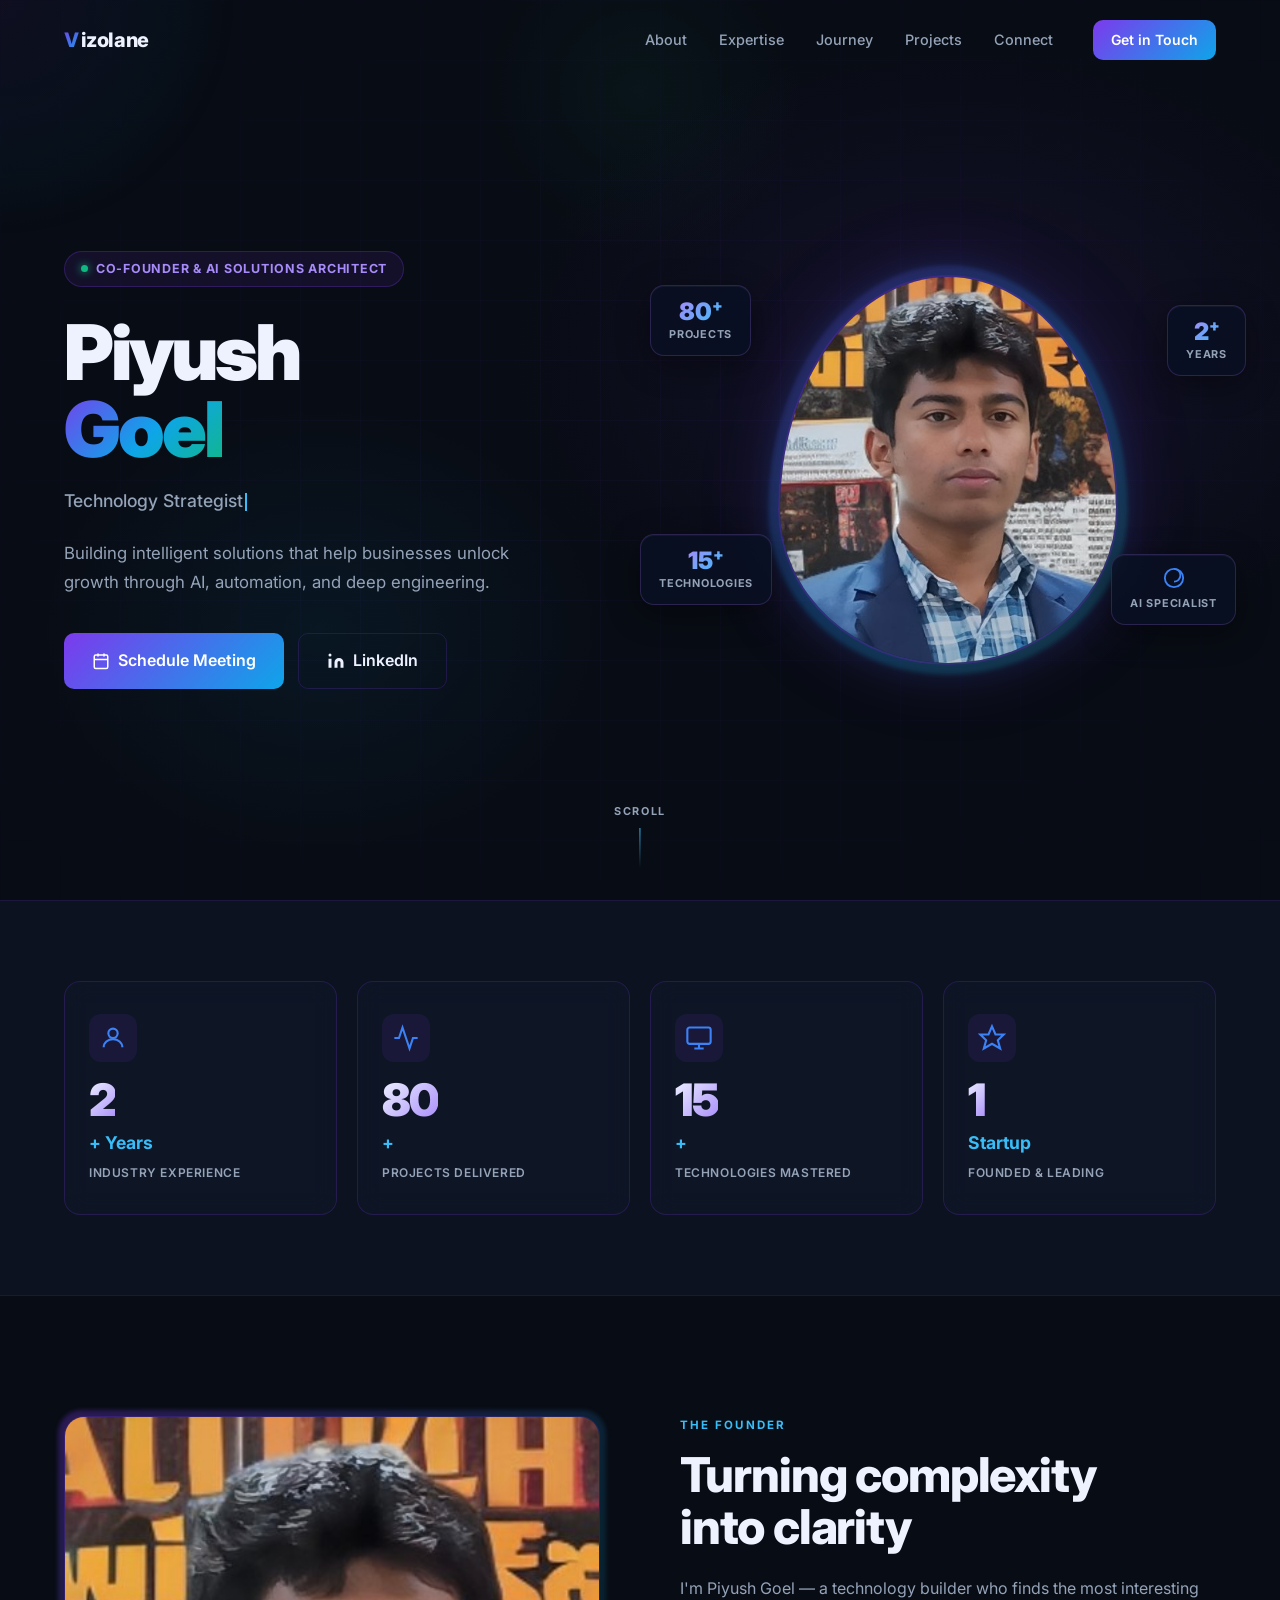
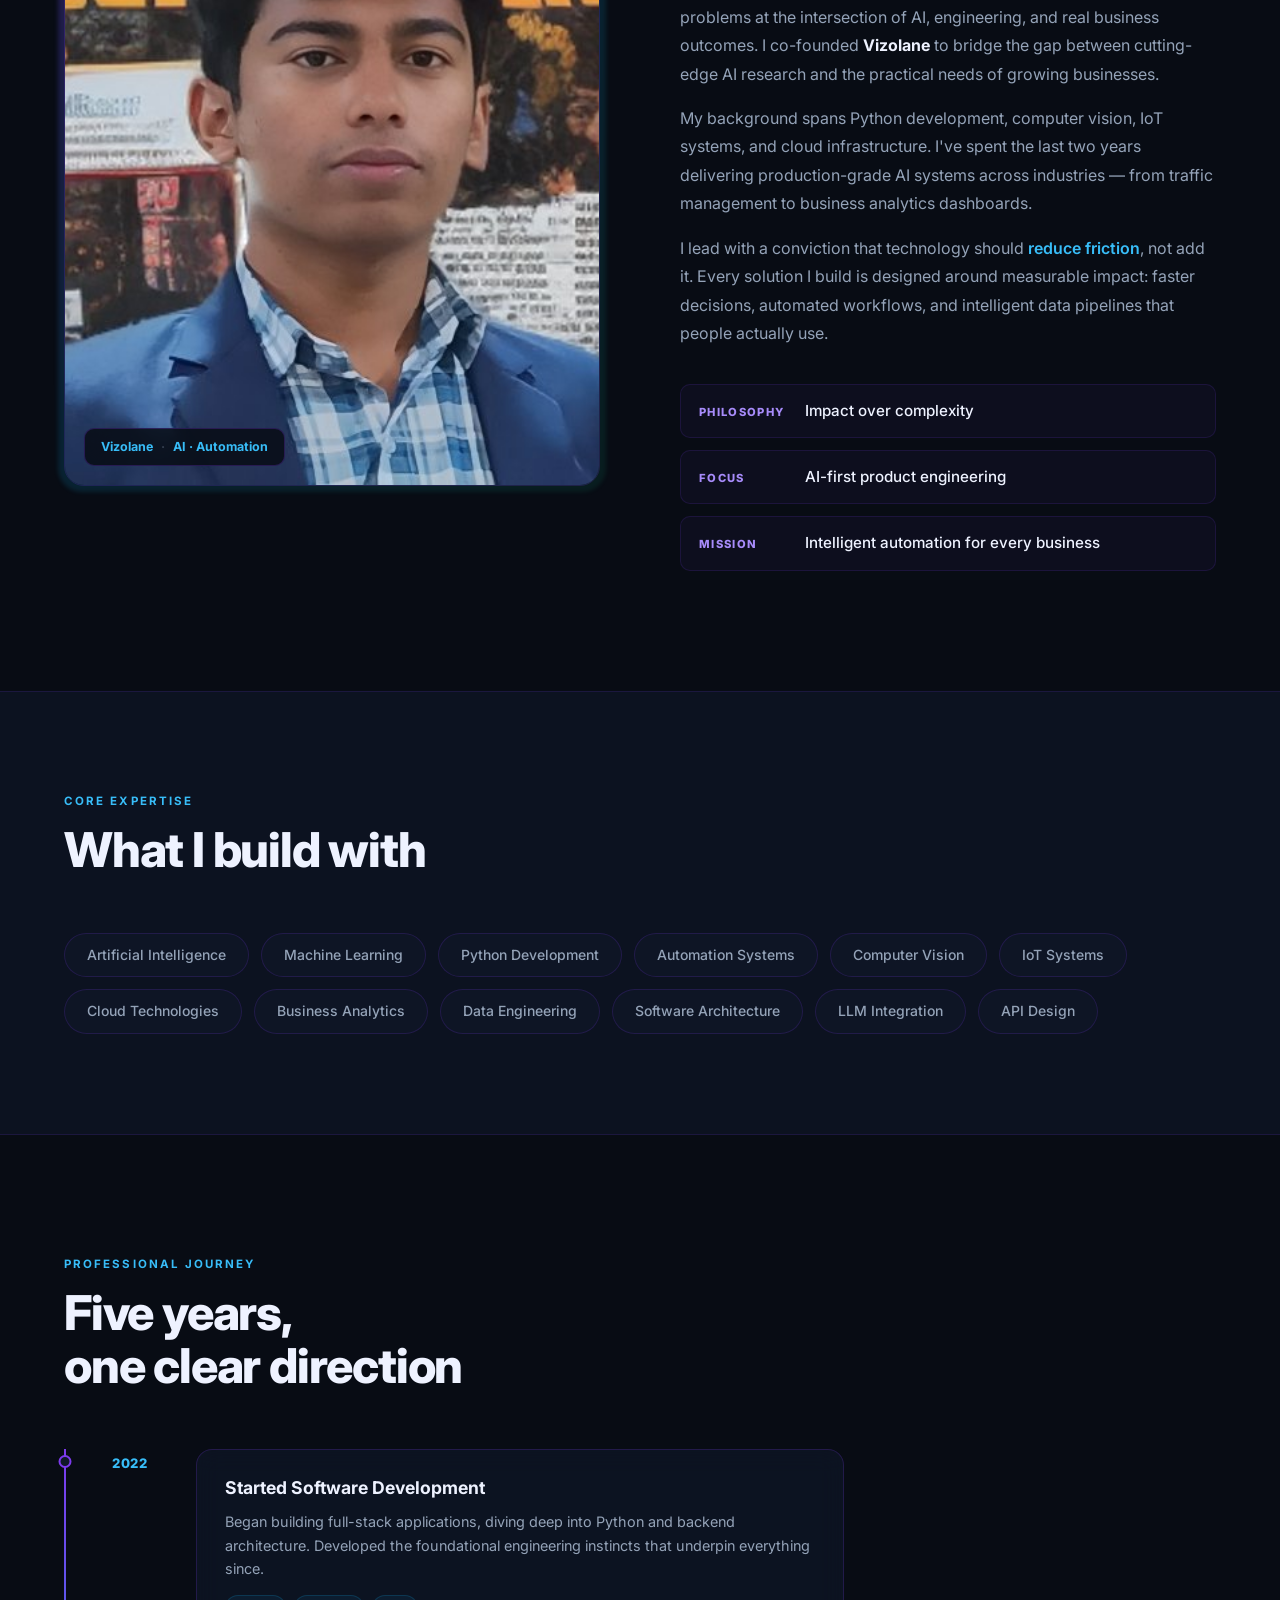
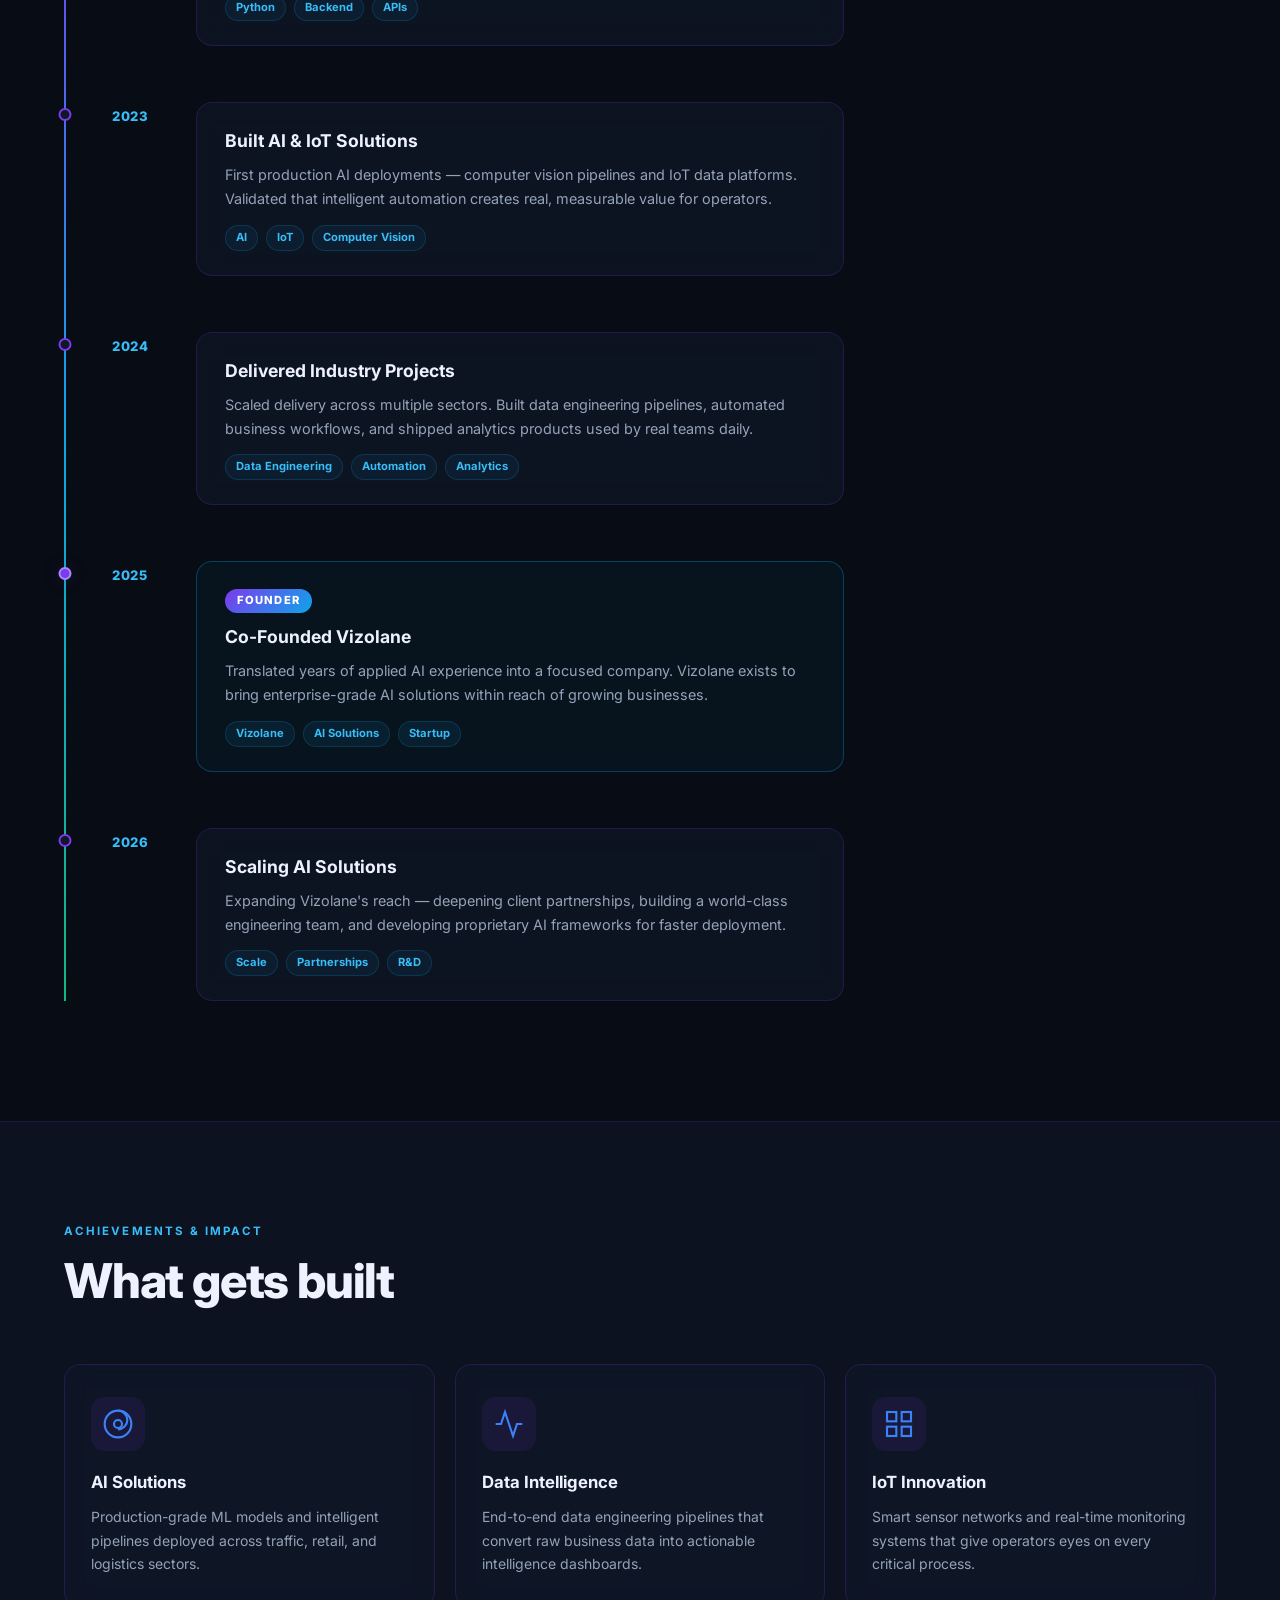
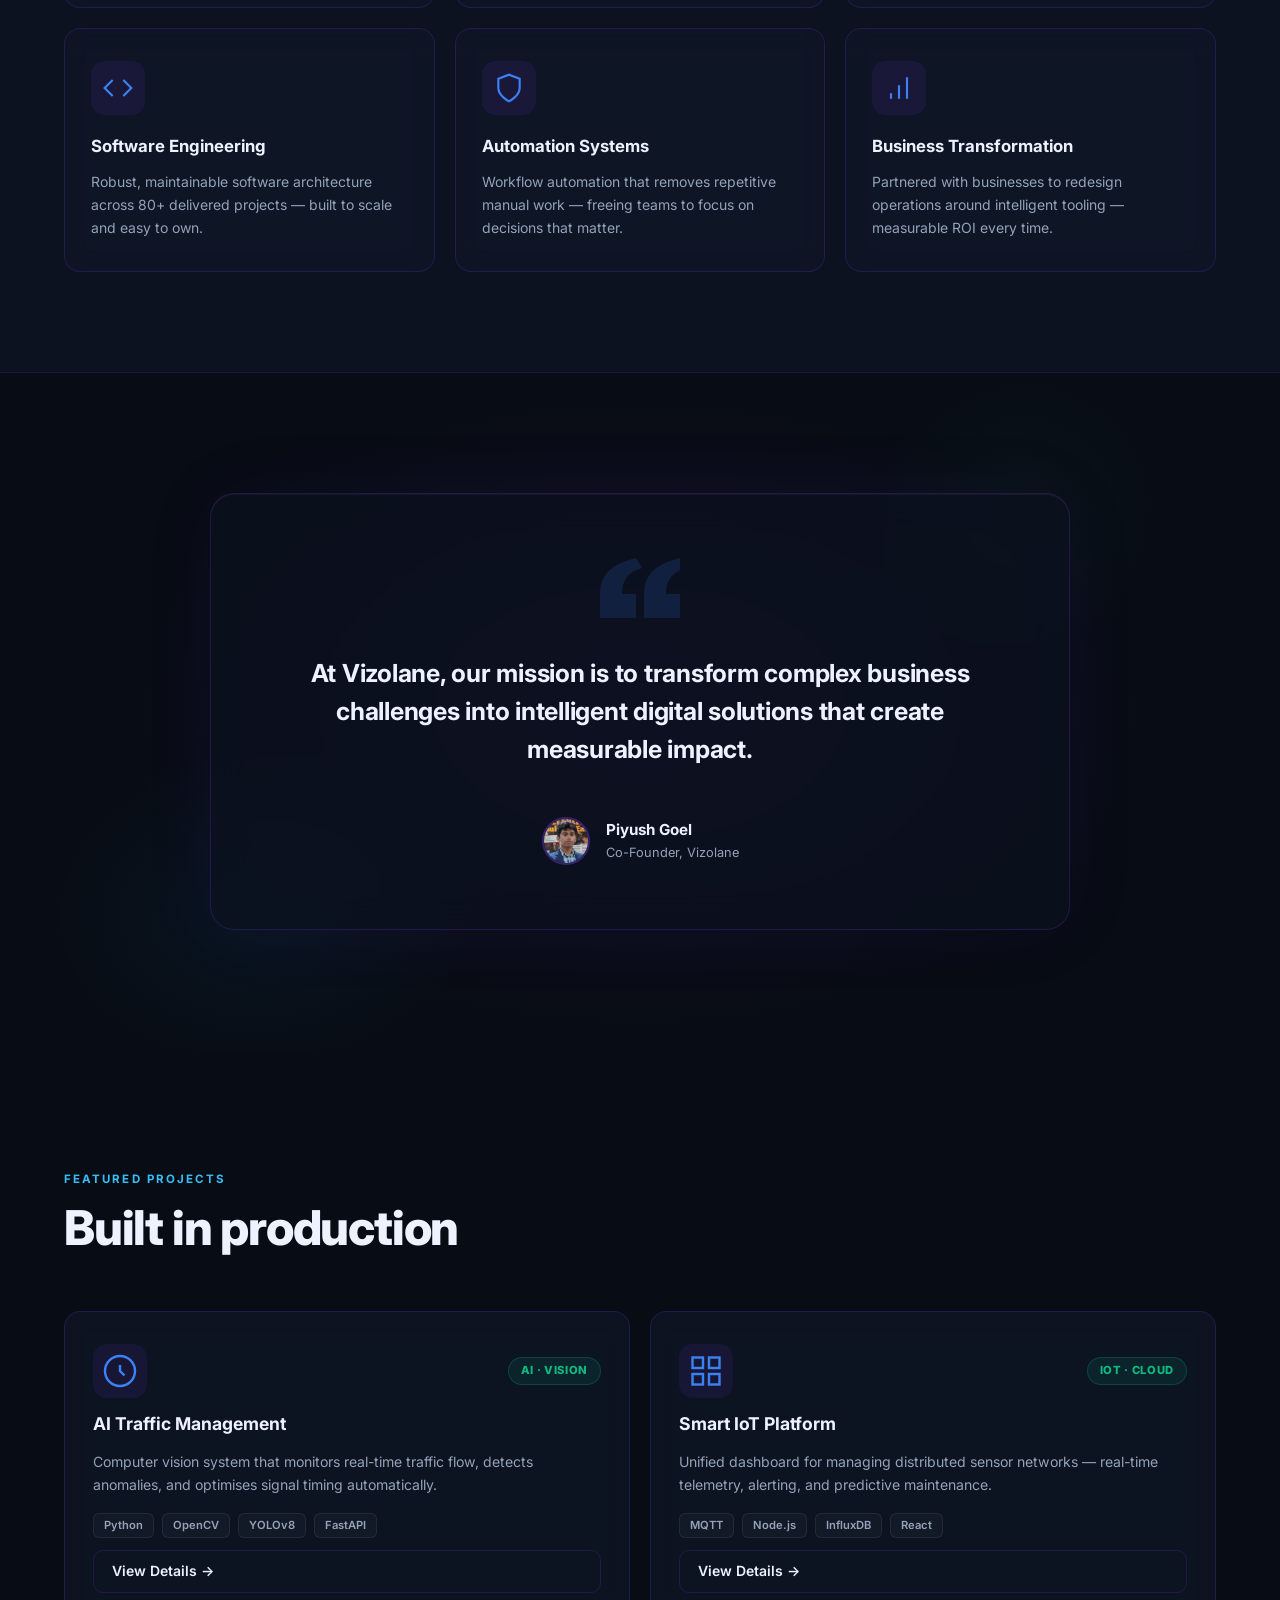
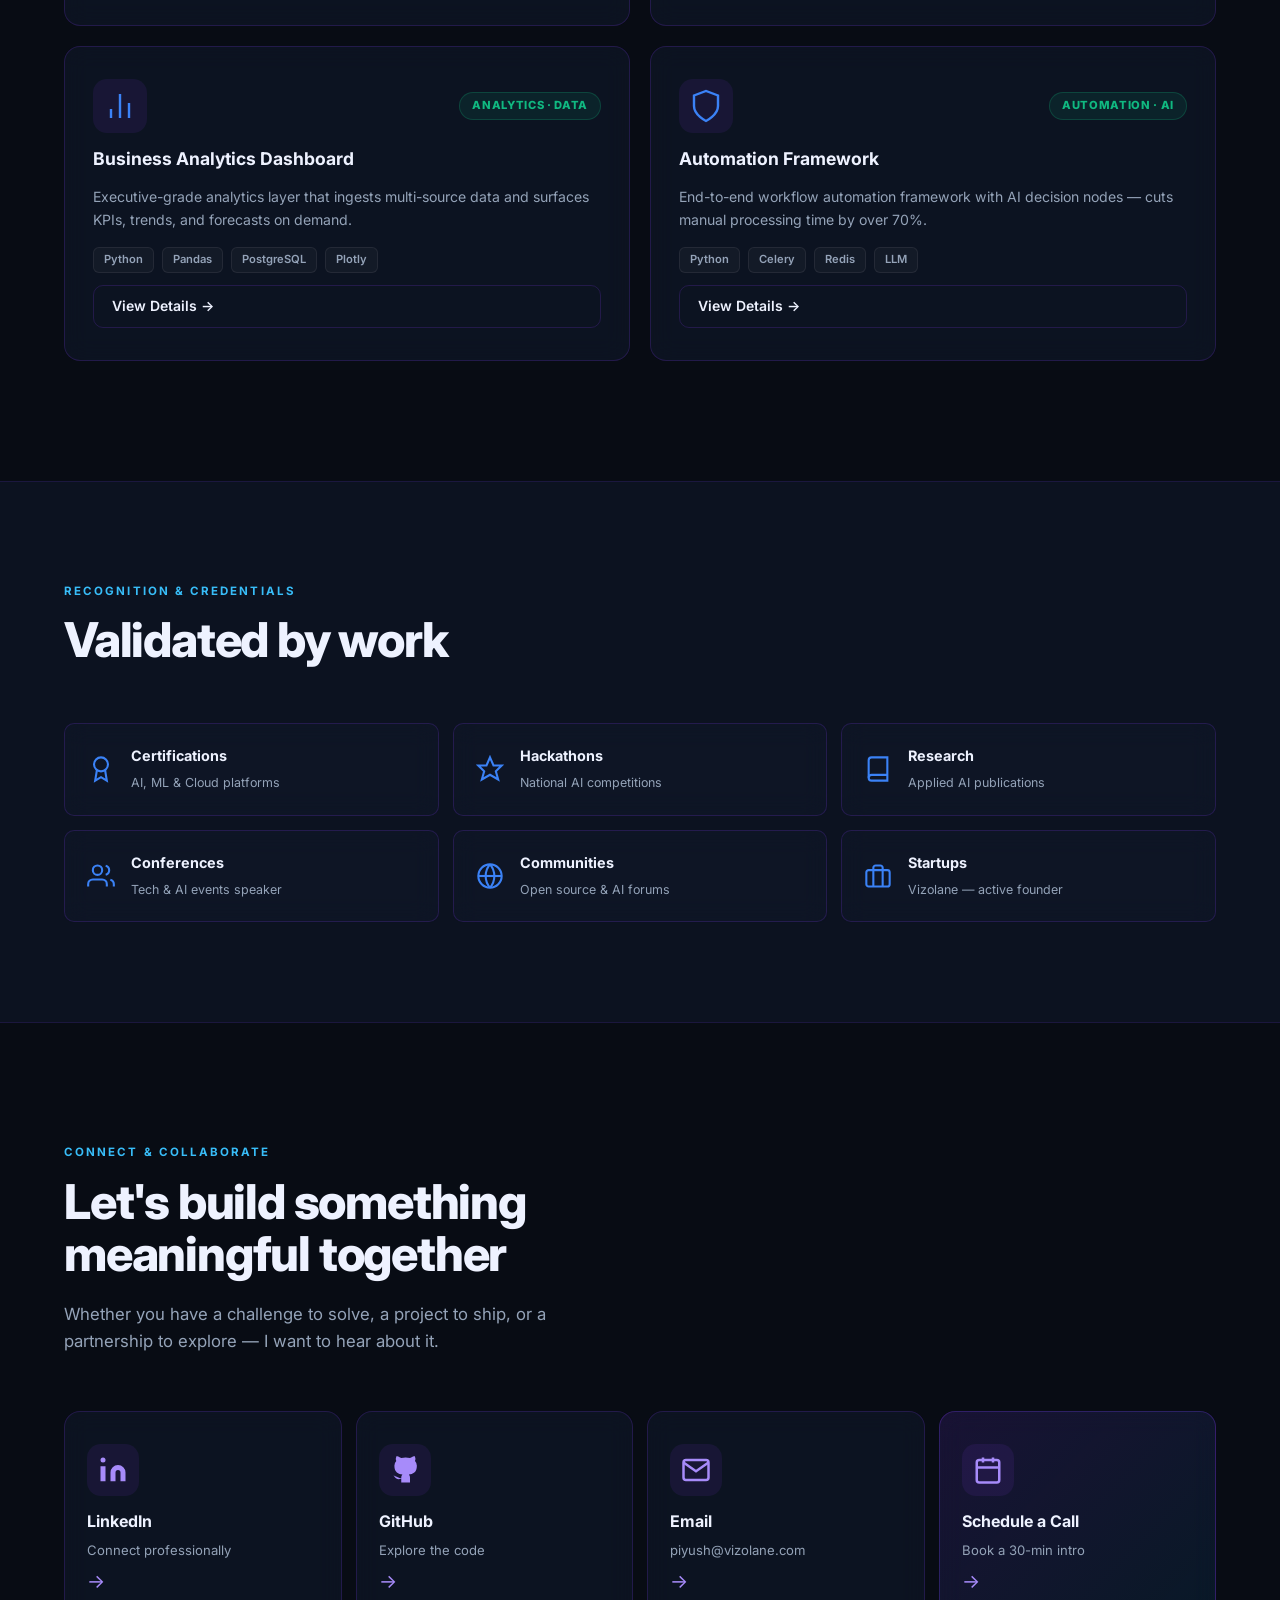
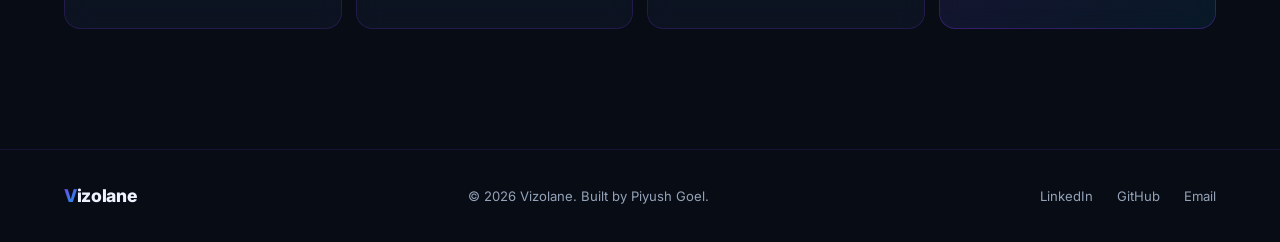
<file: founder pofile/founder.html>
<!DOCTYPE html>
<html lang="en">
<head>
  <meta charset="UTF-8" />
  <meta name="viewport" content="width=device-width, initial-scale=1.0" />
  <title>Piyush Goel — Co-Founder, Vizolane</title>
  <link rel="preconnect" href="https://fonts.googleapis.com" />
  <link rel="preconnect" href="https://fonts.gstatic.com" crossorigin />
  <link href="https://fonts.googleapis.com/css2?family=Inter:wght@300;400;500;600;700;800;900&display=swap" rel="stylesheet" />
  <link rel="stylesheet" href="founder.css" />
</head>
<body>

<!-- ── NAV ──────────────────────────────────────────────────────────────── -->
<nav class="nav" id="nav">
  <div class="nav__inner">
    <a href="#" class="nav__logo">
      <span class="nav__logo-mark">V</span>
      <span>izolane</span>
    </a>
    <ul class="nav__links">
      <li><a href="#about">About</a></li>
      <li><a href="#expertise">Expertise</a></li>
      <li><a href="#journey">Journey</a></li>
      <li><a href="#projects">Projects</a></li>
      <li><a href="#connect">Connect</a></li>
    </ul>
    <a href="#connect" class="btn btn--sm btn--primary">Get in Touch</a>
    <button class="nav__burger" aria-label="Menu" id="navBurger">
      <span></span><span></span><span></span>
    </button>
  </div>
</nav>

<!-- ── HERO ──────────────────────────────────────────────────────────────── -->
<section class="hero" id="hero">
  <div class="hero__particles" id="particles"></div>
  <div class="container hero__grid">

    <!-- Left -->
    <div class="hero__left" data-reveal>
      <span class="founder-badge">
        <span class="badge-dot"></span>
        Co-Founder & AI Solutions Architect
      </span>
      <h1 class="hero__name">Piyush<br/><em>Goel</em></h1>
      <div class="hero__roles" id="roleTyper">
        <span class="role-static">Technology Strategist</span>
      </div>
      <p class="hero__statement">
        Building intelligent solutions that help businesses unlock growth through AI, automation, and deep engineering.
      </p>
      <div class="hero__cta">
        <a href="#connect" class="btn btn--primary btn--lg">
          <svg width="18" height="18" viewBox="0 0 24 24" fill="none" stroke="currentColor" stroke-width="2"><rect x="3" y="4" width="18" height="18" rx="2"/><line x1="16" y1="2" x2="16" y2="6"/><line x1="8" y1="2" x2="8" y2="6"/><line x1="3" y1="10" x2="21" y2="10"/></svg>
          Schedule Meeting
        </a>
        <a href="https://www.linkedin.com/in/piyushgoel6124/" target="_blank" class="btn btn--ghost btn--lg">
          <svg width="18" height="18" viewBox="0 0 24 24" fill="currentColor"><path d="M16 8a6 6 0 016 6v7h-4v-7a2 2 0 00-2-2 2 2 0 00-2 2v7h-4v-7a6 6 0 016-6zM2 9h4v12H2z"/><circle cx="4" cy="4" r="2"/></svg>
          LinkedIn
        </a>
      </div>
    </div>

    <!-- Right -->
    <div class="hero__right" data-reveal data-delay="200">
      <div class="portrait-wrap">
        <div class="portrait-ring"></div>
        <img src="founder-image.png" alt="Piyush Goel — Co-Founder Vizolane" class="portrait" />
        <div class="portrait-glow"></div>
      </div>

      <!-- Floating Cards -->
      <div class="float-card float-card--tl" data-float="0">
        <span class="float-card__num">80<sup>+</sup></span>
        <span class="float-card__label">Projects</span>
      </div>
      <div class="float-card float-card--tr" data-float="1">
        <span class="float-card__num">2<sup>+</sup></span>
        <span class="float-card__label">Years</span>
      </div>
      <div class="float-card float-card--bl" data-float="2">
        <span class="float-card__num">15<sup>+</sup></span>
        <span class="float-card__label">Technologies</span>
      </div>
      <div class="float-card float-card--br" data-float="3">
        <svg class="float-card__icon" width="22" height="22" viewBox="0 0 24 24" fill="none" stroke="#3B82F6" stroke-width="2"><circle cx="12" cy="12" r="10"/><path d="M12 2a7 7 0 010 14"/></svg>
        <span class="float-card__label">AI Specialist</span>
      </div>
    </div>

  </div>
  <div class="hero__scroll-hint">
    <span>Scroll</span>
    <div class="scroll-line"></div>
  </div>
</section>

<!-- ── SNAPSHOT METRICS ──────────────────────────────────────────────────── -->
<section class="metrics" id="metrics">
  <div class="container metrics__grid">

    <div class="metric-card" data-reveal>
      <div class="metric-card__icon">
        <svg width="28" height="28" viewBox="0 0 24 24" fill="none" stroke="#3B82F6" stroke-width="1.8"><circle cx="12" cy="8" r="4"/><path d="M4 20c0-4 3.6-7 8-7s8 3 8 7"/></svg>
      </div>
      <span class="metric-card__num" data-count="2">0</span>
      <span class="metric-card__unit">+ Years</span>
      <span class="metric-card__label">Industry Experience</span>
    </div>

    <div class="metric-card" data-reveal data-delay="100">
      <div class="metric-card__icon">
        <svg width="28" height="28" viewBox="0 0 24 24" fill="none" stroke="#3B82F6" stroke-width="1.8"><polyline points="22 12 18 12 15 21 9 3 6 12 2 12"/></svg>
      </div>
      <span class="metric-card__num" data-count="80">0</span>
      <span class="metric-card__unit">+</span>
      <span class="metric-card__label">Projects Delivered</span>
    </div>

    <div class="metric-card" data-reveal data-delay="200">
      <div class="metric-card__icon">
        <svg width="28" height="28" viewBox="0 0 24 24" fill="none" stroke="#3B82F6" stroke-width="1.8"><rect x="2" y="3" width="20" height="14" rx="2"/><path d="M8 21h8M12 17v4"/></svg>
      </div>
      <span class="metric-card__num" data-count="15">0</span>
      <span class="metric-card__unit">+</span>
      <span class="metric-card__label">Technologies Mastered</span>
    </div>

    <div class="metric-card" data-reveal data-delay="300">
      <div class="metric-card__icon">
        <svg width="28" height="28" viewBox="0 0 24 24" fill="none" stroke="#3B82F6" stroke-width="1.8"><polygon points="12 2 15 9 22 9 17 14 19 21 12 17 5 21 7 14 2 9 9 9"/></svg>
      </div>
      <span class="metric-card__num" data-count="1">0</span>
      <span class="metric-card__unit"> Startup</span>
      <span class="metric-card__label">Founded & Leading</span>
    </div>

  </div>
</section>

<!-- ── ABOUT ──────────────────────────────────────────────────────────────── -->
<section class="about" id="about">
  <div class="container about__grid">

    <div class="about__image-col" data-reveal>
      <div class="about__img-wrap">
        <img src="founder-image.png" alt="Piyush Goel" class="about__img" />
        <div class="about__img-border"></div>
        <div class="about__img-tag">
          <span>Vizolane</span>
          <span class="tag-sep">·</span>
          <span>AI · Automation</span>
        </div>
      </div>
    </div>

    <div class="about__text-col" data-reveal data-delay="150">
      <span class="eyebrow">The Founder</span>
      <h2 class="section-title">Turning complexity<br/>into clarity</h2>
      <div class="about__story">
        <p>
          I'm Piyush Goel — a technology builder who finds the most interesting problems at the intersection of AI, engineering, and real business outcomes. I co-founded <strong>Vizolane</strong> to bridge the gap between cutting-edge AI research and the practical needs of growing businesses.
        </p>
        <p>
          My background spans Python development, computer vision, IoT systems, and cloud infrastructure. I've spent the last two years delivering production-grade AI systems across industries — from traffic management to business analytics dashboards.
        </p>
        <p>
          I lead with a conviction that technology should <em>reduce friction</em>, not add it. Every solution I build is designed around measurable impact: faster decisions, automated workflows, and intelligent data pipelines that people actually use.
        </p>
      </div>
      <div class="about__pillars">
        <div class="pillar">
          <span class="pillar__label">Philosophy</span>
          <span class="pillar__value">Impact over complexity</span>
        </div>
        <div class="pillar">
          <span class="pillar__label">Focus</span>
          <span class="pillar__value">AI-first product engineering</span>
        </div>
        <div class="pillar">
          <span class="pillar__label">Mission</span>
          <span class="pillar__value">Intelligent automation for every business</span>
        </div>
      </div>
    </div>

  </div>
</section>

<!-- ── EXPERTISE ──────────────────────────────────────────────────────────── -->
<section class="expertise" id="expertise">
  <div class="container">
    <div class="section-header" data-reveal>
      <span class="eyebrow">Core Expertise</span>
      <h2 class="section-title">What I build with</h2>
    </div>
    <div class="expertise__pills" data-reveal data-delay="100">
      <button class="pill">Artificial Intelligence</button>
      <button class="pill">Machine Learning</button>
      <button class="pill">Python Development</button>
      <button class="pill">Automation Systems</button>
      <button class="pill">Computer Vision</button>
      <button class="pill">IoT Systems</button>
      <button class="pill">Cloud Technologies</button>
      <button class="pill">Business Analytics</button>
      <button class="pill">Data Engineering</button>
      <button class="pill">Software Architecture</button>
      <button class="pill">LLM Integration</button>
      <button class="pill">API Design</button>
    </div>
  </div>
</section>

<!-- ── JOURNEY ────────────────────────────────────────────────────────────── -->
<section class="journey" id="journey">
  <div class="container">
    <div class="section-header" data-reveal>
      <span class="eyebrow">Professional Journey</span>
      <h2 class="section-title">Five years,<br/>one clear direction</h2>
    </div>

    <div class="timeline">
      <div class="timeline__line" id="timelineLine"></div>

      <div class="timeline__item" data-reveal>
        <div class="timeline__dot"></div>
        <div class="timeline__year">2022</div>
        <div class="timeline__card">
          <h3>Started Software Development</h3>
          <p>Began building full-stack applications, diving deep into Python and backend architecture. Developed the foundational engineering instincts that underpin everything since.</p>
          <div class="timeline__tags"><span>Python</span><span>Backend</span><span>APIs</span></div>
        </div>
      </div>

      <div class="timeline__item" data-reveal data-delay="100">
        <div class="timeline__dot"></div>
        <div class="timeline__year">2023</div>
        <div class="timeline__card">
          <h3>Built AI & IoT Solutions</h3>
          <p>First production AI deployments — computer vision pipelines and IoT data platforms. Validated that intelligent automation creates real, measurable value for operators.</p>
          <div class="timeline__tags"><span>AI</span><span>IoT</span><span>Computer Vision</span></div>
        </div>
      </div>

      <div class="timeline__item" data-reveal data-delay="200">
        <div class="timeline__dot"></div>
        <div class="timeline__year">2024</div>
        <div class="timeline__card">
          <h3>Delivered Industry Projects</h3>
          <p>Scaled delivery across multiple sectors. Built data engineering pipelines, automated business workflows, and shipped analytics products used by real teams daily.</p>
          <div class="timeline__tags"><span>Data Engineering</span><span>Automation</span><span>Analytics</span></div>
        </div>
      </div>

      <div class="timeline__item" data-reveal data-delay="300">
        <div class="timeline__dot timeline__dot--active"></div>
        <div class="timeline__year">2025</div>
        <div class="timeline__card timeline__card--active">
          <span class="timeline__badge">Founder</span>
          <h3>Co-Founded Vizolane</h3>
          <p>Translated years of applied AI experience into a focused company. Vizolane exists to bring enterprise-grade AI solutions within reach of growing businesses.</p>
          <div class="timeline__tags"><span>Vizolane</span><span>AI Solutions</span><span>Startup</span></div>
        </div>
      </div>

      <div class="timeline__item" data-reveal data-delay="400">
        <div class="timeline__dot"></div>
        <div class="timeline__year">2026</div>
        <div class="timeline__card">
          <h3>Scaling AI Solutions</h3>
          <p>Expanding Vizolane's reach — deepening client partnerships, building a world-class engineering team, and developing proprietary AI frameworks for faster deployment.</p>
          <div class="timeline__tags"><span>Scale</span><span>Partnerships</span><span>R&D</span></div>
        </div>
      </div>

    </div>
  </div>
</section>

<!-- ── ACHIEVEMENTS ───────────────────────────────────────────────────────── -->
<section class="achievements" id="achievements">
  <div class="container">
    <div class="section-header" data-reveal>
      <span class="eyebrow">Achievements & Impact</span>
      <h2 class="section-title">What gets built</h2>
    </div>
    <div class="ach-grid">

      <div class="ach-card" data-reveal>
        <div class="ach-card__icon">
          <svg width="32" height="32" viewBox="0 0 24 24" fill="none" stroke="#3B82F6" stroke-width="1.6"><circle cx="12" cy="12" r="10"/><path d="M12 2a7 7 0 010 14"/><circle cx="12" cy="12" r="3"/></svg>
        </div>
        <h3>AI Solutions</h3>
        <p>Production-grade ML models and intelligent pipelines deployed across traffic, retail, and logistics sectors.</p>
      </div>

      <div class="ach-card" data-reveal data-delay="80">
        <div class="ach-card__icon">
          <svg width="32" height="32" viewBox="0 0 24 24" fill="none" stroke="#3B82F6" stroke-width="1.6"><polyline points="22 12 18 12 15 21 9 3 6 12 2 12"/></svg>
        </div>
        <h3>Data Intelligence</h3>
        <p>End-to-end data engineering pipelines that convert raw business data into actionable intelligence dashboards.</p>
      </div>

      <div class="ach-card" data-reveal data-delay="160">
        <div class="ach-card__icon">
          <svg width="32" height="32" viewBox="0 0 24 24" fill="none" stroke="#3B82F6" stroke-width="1.6"><rect x="3" y="3" width="7" height="7"/><rect x="14" y="3" width="7" height="7"/><rect x="14" y="14" width="7" height="7"/><rect x="3" y="14" width="7" height="7"/></svg>
        </div>
        <h3>IoT Innovation</h3>
        <p>Smart sensor networks and real-time monitoring systems that give operators eyes on every critical process.</p>
      </div>

      <div class="ach-card" data-reveal data-delay="240">
        <div class="ach-card__icon">
          <svg width="32" height="32" viewBox="0 0 24 24" fill="none" stroke="#3B82F6" stroke-width="1.6"><polyline points="16 18 22 12 16 6"/><polyline points="8 6 2 12 8 18"/></svg>
        </div>
        <h3>Software Engineering</h3>
        <p>Robust, maintainable software architecture across 80+ delivered projects — built to scale and easy to own.</p>
      </div>

      <div class="ach-card" data-reveal data-delay="320">
        <div class="ach-card__icon">
          <svg width="32" height="32" viewBox="0 0 24 24" fill="none" stroke="#3B82F6" stroke-width="1.6"><path d="M12 22s8-4 8-10V5l-8-3-8 3v7c0 6 8 10 8 10z"/></svg>
        </div>
        <h3>Automation Systems</h3>
        <p>Workflow automation that removes repetitive manual work — freeing teams to focus on decisions that matter.</p>
      </div>

      <div class="ach-card" data-reveal data-delay="400">
        <div class="ach-card__icon">
          <svg width="32" height="32" viewBox="0 0 24 24" fill="none" stroke="#3B82F6" stroke-width="1.6"><line x1="12" y1="20" x2="12" y2="10"/><line x1="18" y1="20" x2="18" y2="4"/><line x1="6" y1="20" x2="6" y2="16"/></svg>
        </div>
        <h3>Business Transformation</h3>
        <p>Partnered with businesses to redesign operations around intelligent tooling — measurable ROI every time.</p>
      </div>

    </div>
  </div>
</section>

<!-- ── VISION ─────────────────────────────────────────────────────────────── -->
<section class="vision" id="vision">
  <div class="vision__glow"></div>
  <div class="container vision__inner" data-reveal>
    <svg class="vision__quote-mark" width="80" height="60" viewBox="0 0 80 60" fill="none">
      <path d="M0 60V36C0 16 12 6 36 0L42 10C28 14 22 22 22 36H36V60H0ZM44 60V36C44 16 56 6 80 0L86 10C72 14 66 22 66 36H80V60H44Z" fill="#3B82F6" fill-opacity="0.15"/>
    </svg>
    <blockquote class="vision__quote">
      At Vizolane, our mission is to transform complex business challenges into intelligent digital solutions that create measurable impact.
    </blockquote>
    <div class="vision__sig">
      <div class="vision__sig-img">
        <img src="founder-image.png" alt="Piyush Goel" />
      </div>
      <div>
        <strong>Piyush Goel</strong>
        <span>Co-Founder, Vizolane</span>
      </div>
    </div>
  </div>
</section>

<!-- ── PROJECTS ───────────────────────────────────────────────────────────── -->
<section class="projects" id="projects">
  <div class="container">
    <div class="section-header" data-reveal>
      <span class="eyebrow">Featured Projects</span>
      <h2 class="section-title">Built in production</h2>
    </div>
    <div class="projects-grid">

      <div class="project-card" data-reveal>
        <div class="project-card__top">
          <div class="project-card__icon-wrap">
            <svg width="36" height="36" viewBox="0 0 24 24" fill="none" stroke="#3B82F6" stroke-width="1.6"><circle cx="12" cy="12" r="10"/><path d="M12 8v4l3 3"/></svg>
          </div>
          <span class="project-card__tag">AI · Vision</span>
        </div>
        <h3>AI Traffic Management</h3>
        <p>Computer vision system that monitors real-time traffic flow, detects anomalies, and optimises signal timing automatically.</p>
        <div class="project-card__stack">
          <span>Python</span><span>OpenCV</span><span>YOLOv8</span><span>FastAPI</span>
        </div>
        <a href="#" class="btn btn--ghost btn--sm">View Details →</a>
      </div>

      <div class="project-card" data-reveal data-delay="100">
        <div class="project-card__top">
          <div class="project-card__icon-wrap">
            <svg width="36" height="36" viewBox="0 0 24 24" fill="none" stroke="#3B82F6" stroke-width="1.6"><rect x="3" y="3" width="7" height="7"/><rect x="14" y="3" width="7" height="7"/><rect x="14" y="14" width="7" height="7"/><rect x="3" y="14" width="7" height="7"/></svg>
          </div>
          <span class="project-card__tag">IoT · Cloud</span>
        </div>
        <h3>Smart IoT Platform</h3>
        <p>Unified dashboard for managing distributed sensor networks — real-time telemetry, alerting, and predictive maintenance.</p>
        <div class="project-card__stack">
          <span>MQTT</span><span>Node.js</span><span>InfluxDB</span><span>React</span>
        </div>
        <a href="#" class="btn btn--ghost btn--sm">View Details →</a>
      </div>

      <div class="project-card" data-reveal data-delay="200">
        <div class="project-card__top">
          <div class="project-card__icon-wrap">
            <svg width="36" height="36" viewBox="0 0 24 24" fill="none" stroke="#3B82F6" stroke-width="1.6"><line x1="18" y1="20" x2="18" y2="10"/><line x1="12" y1="20" x2="12" y2="4"/><line x1="6" y1="20" x2="6" y2="14"/></svg>
          </div>
          <span class="project-card__tag">Analytics · Data</span>
        </div>
        <h3>Business Analytics Dashboard</h3>
        <p>Executive-grade analytics layer that ingests multi-source data and surfaces KPIs, trends, and forecasts on demand.</p>
        <div class="project-card__stack">
          <span>Python</span><span>Pandas</span><span>PostgreSQL</span><span>Plotly</span>
        </div>
        <a href="#" class="btn btn--ghost btn--sm">View Details →</a>
      </div>

      <div class="project-card" data-reveal data-delay="300">
        <div class="project-card__top">
          <div class="project-card__icon-wrap">
            <svg width="36" height="36" viewBox="0 0 24 24" fill="none" stroke="#3B82F6" stroke-width="1.6"><path d="M12 22s8-4 8-10V5l-8-3-8 3v7c0 6 8 10 8 10z"/></svg>
          </div>
          <span class="project-card__tag">Automation · AI</span>
        </div>
        <h3>Automation Framework</h3>
        <p>End-to-end workflow automation framework with AI decision nodes — cuts manual processing time by over 70%.</p>
        <div class="project-card__stack">
          <span>Python</span><span>Celery</span><span>Redis</span><span>LLM</span>
        </div>
        <a href="#" class="btn btn--ghost btn--sm">View Details →</a>
      </div>

    </div>
  </div>
</section>

<!-- ── RECOGNITION ────────────────────────────────────────────────────────── -->
<section class="recognition" id="recognition">
  <div class="container">
    <div class="section-header" data-reveal>
      <span class="eyebrow">Recognition & Credentials</span>
      <h2 class="section-title">Validated by work</h2>
    </div>
    <div class="rec-grid">
      <div class="rec-card" data-reveal>
        <svg width="28" height="28" viewBox="0 0 24 24" fill="none" stroke="#3B82F6" stroke-width="1.8"><circle cx="12" cy="8" r="6"/><path d="M15.477 12.89L17 22l-5-3-5 3 1.523-9.11"/></svg>
        <div>
          <strong>Certifications</strong>
          <span>AI, ML & Cloud platforms</span>
        </div>
      </div>
      <div class="rec-card" data-reveal data-delay="80">
        <svg width="28" height="28" viewBox="0 0 24 24" fill="none" stroke="#3B82F6" stroke-width="1.8"><polygon points="12 2 15 9 22 9 17 14 19 21 12 17 5 21 7 14 2 9 9 9"/></svg>
        <div>
          <strong>Hackathons</strong>
          <span>National AI competitions</span>
        </div>
      </div>
      <div class="rec-card" data-reveal data-delay="160">
        <svg width="28" height="28" viewBox="0 0 24 24" fill="none" stroke="#3B82F6" stroke-width="1.8"><path d="M4 19.5A2.5 2.5 0 016.5 17H20"/><path d="M6.5 2H20v20H6.5A2.5 2.5 0 014 19.5v-15A2.5 2.5 0 016.5 2z"/></svg>
        <div>
          <strong>Research</strong>
          <span>Applied AI publications</span>
        </div>
      </div>
      <div class="rec-card" data-reveal data-delay="240">
        <svg width="28" height="28" viewBox="0 0 24 24" fill="none" stroke="#3B82F6" stroke-width="1.8"><path d="M17 21v-2a4 4 0 00-4-4H5a4 4 0 00-4 4v2"/><circle cx="9" cy="7" r="4"/><path d="M23 21v-2a4 4 0 00-3-3.87"/><path d="M16 3.13a4 4 0 010 7.75"/></svg>
        <div>
          <strong>Conferences</strong>
          <span>Tech & AI events speaker</span>
        </div>
      </div>
      <div class="rec-card" data-reveal data-delay="320">
        <svg width="28" height="28" viewBox="0 0 24 24" fill="none" stroke="#3B82F6" stroke-width="1.8"><circle cx="12" cy="12" r="10"/><line x1="2" y1="12" x2="22" y2="12"/><path d="M12 2a15.3 15.3 0 010 20M12 2a15.3 15.3 0 000 20"/></svg>
        <div>
          <strong>Communities</strong>
          <span>Open source & AI forums</span>
        </div>
      </div>
      <div class="rec-card" data-reveal data-delay="400">
        <svg width="28" height="28" viewBox="0 0 24 24" fill="none" stroke="#3B82F6" stroke-width="1.8"><rect x="2" y="7" width="20" height="14" rx="2"/><path d="M16 21V5a2 2 0 00-2-2h-4a2 2 0 00-2 2v16"/></svg>
        <div>
          <strong>Startups</strong>
          <span>Vizolane — active founder</span>
        </div>
      </div>
    </div>
  </div>
</section>

<!-- ── CONNECT ────────────────────────────────────────────────────────────── -->
<section class="connect" id="connect">
  <div class="container">
    <div class="section-header" data-reveal>
      <span class="eyebrow">Connect & Collaborate</span>
      <h2 class="section-title">Let's build something<br/>meaningful together</h2>
      <p class="section-sub">Whether you have a challenge to solve, a project to ship, or a partnership to explore — I want to hear about it.</p>
    </div>
    <div class="connect-grid">

      <a href="https://www.linkedin.com/in/piyushgoel6124/"target="_blank" class="connect-card" data-reveal>
        <div class="connect-card__icon">
          <svg width="30" height="30" viewBox="0 0 24 24" fill="currentColor"><path d="M16 8a6 6 0 016 6v7h-4v-7a2 2 0 00-2-2 2 2 0 00-2 2v7h-4v-7a6 6 0 016-6zM2 9h4v12H2z"/><circle cx="4" cy="4" r="2"/></svg>
        </div>
        <strong>LinkedIn</strong>
        <span>Connect professionally</span>
        <div class="connect-card__arrow">→</div>
      </a>

      <a href="https://github.com/piyushgoel6124" target="_blank" class="connect-card" data-reveal data-delay="80">
        <div class="connect-card__icon">
          <svg width="30" height="30" viewBox="0 0 24 24" fill="currentColor"><path d="M9 19c-5 1.5-5-2.5-7-3m14 6v-3.87a3.37 3.37 0 00-.94-2.61c3.14-.35 6.44-1.54 6.44-7A5.44 5.44 0 0020 4.77 5.07 5.07 0 0019.91 1S18.73.65 16 2.48a13.38 13.38 0 00-7 0C6.27.65 5.09 1 5.09 1A5.07 5.07 0 005 4.77a5.44 5.44 0 00-1.5 3.78c0 5.42 3.3 6.61 6.44 7A3.37 3.37 0 009 18.13V22"/></svg>
        </div>
        <strong>GitHub</strong>
        <span>Explore the code</span>
        <div class="connect-card__arrow">→</div>
      </a>

      <a href="mailto:piyush@vizolane.com" class="connect-card" data-reveal data-delay="160">
        <div class="connect-card__icon">
          <svg width="30" height="30" viewBox="0 0 24 24" fill="none" stroke="currentColor" stroke-width="2"><path d="M4 4h16c1.1 0 2 .9 2 2v12c0 1.1-.9 2-2 2H4c-1.1 0-2-.9-2-2V6c0-1.1.9-2 2-2z"/><polyline points="22,6 12,13 2,6"/></svg>
        </div>
        <strong>Email</strong>
        <span>piyush@vizolane.com</span>
        <div class="connect-card__arrow">→</div>
      </a>

      <a href="#" class="connect-card connect-card--cta" data-reveal data-delay="240">
        <div class="connect-card__icon">
          <svg width="30" height="30" viewBox="0 0 24 24" fill="none" stroke="currentColor" stroke-width="2"><rect x="3" y="4" width="18" height="18" rx="2"/><line x1="16" y1="2" x2="16" y2="6"/><line x1="8" y1="2" x2="8" y2="6"/><line x1="3" y1="10" x2="21" y2="10"/></svg>
        </div>
        <strong>Schedule a Call</strong>
        <span>Book a 30-min intro</span>
        <div class="connect-card__arrow">→</div>
      </a>

    </div>
  </div>
</section>

<!-- ── FOOTER ─────────────────────────────────────────────────────────────── -->
<footer class="footer">
  <div class="container footer__inner">
    <div class="footer__brand">
      <span class="nav__logo-mark">V</span>
      <span>izolane</span>
    </div>
    <p>© 2026 Vizolane. Built by Piyush Goel.</p>
    <div class="footer__links">
      <a href="https://www.linkedin.com/in/piyushgoel6124/" target="_blank">LinkedIn</a>
      <a href="https://github.com/piyushgoel6124"target="_blank">GitHub</a>
      <a href="mailto:piyush@vizolane.com">Email</a>
    </div>
  </div>
</footer>

<script src="founder.js"></script>
</body>
</html>
</file>
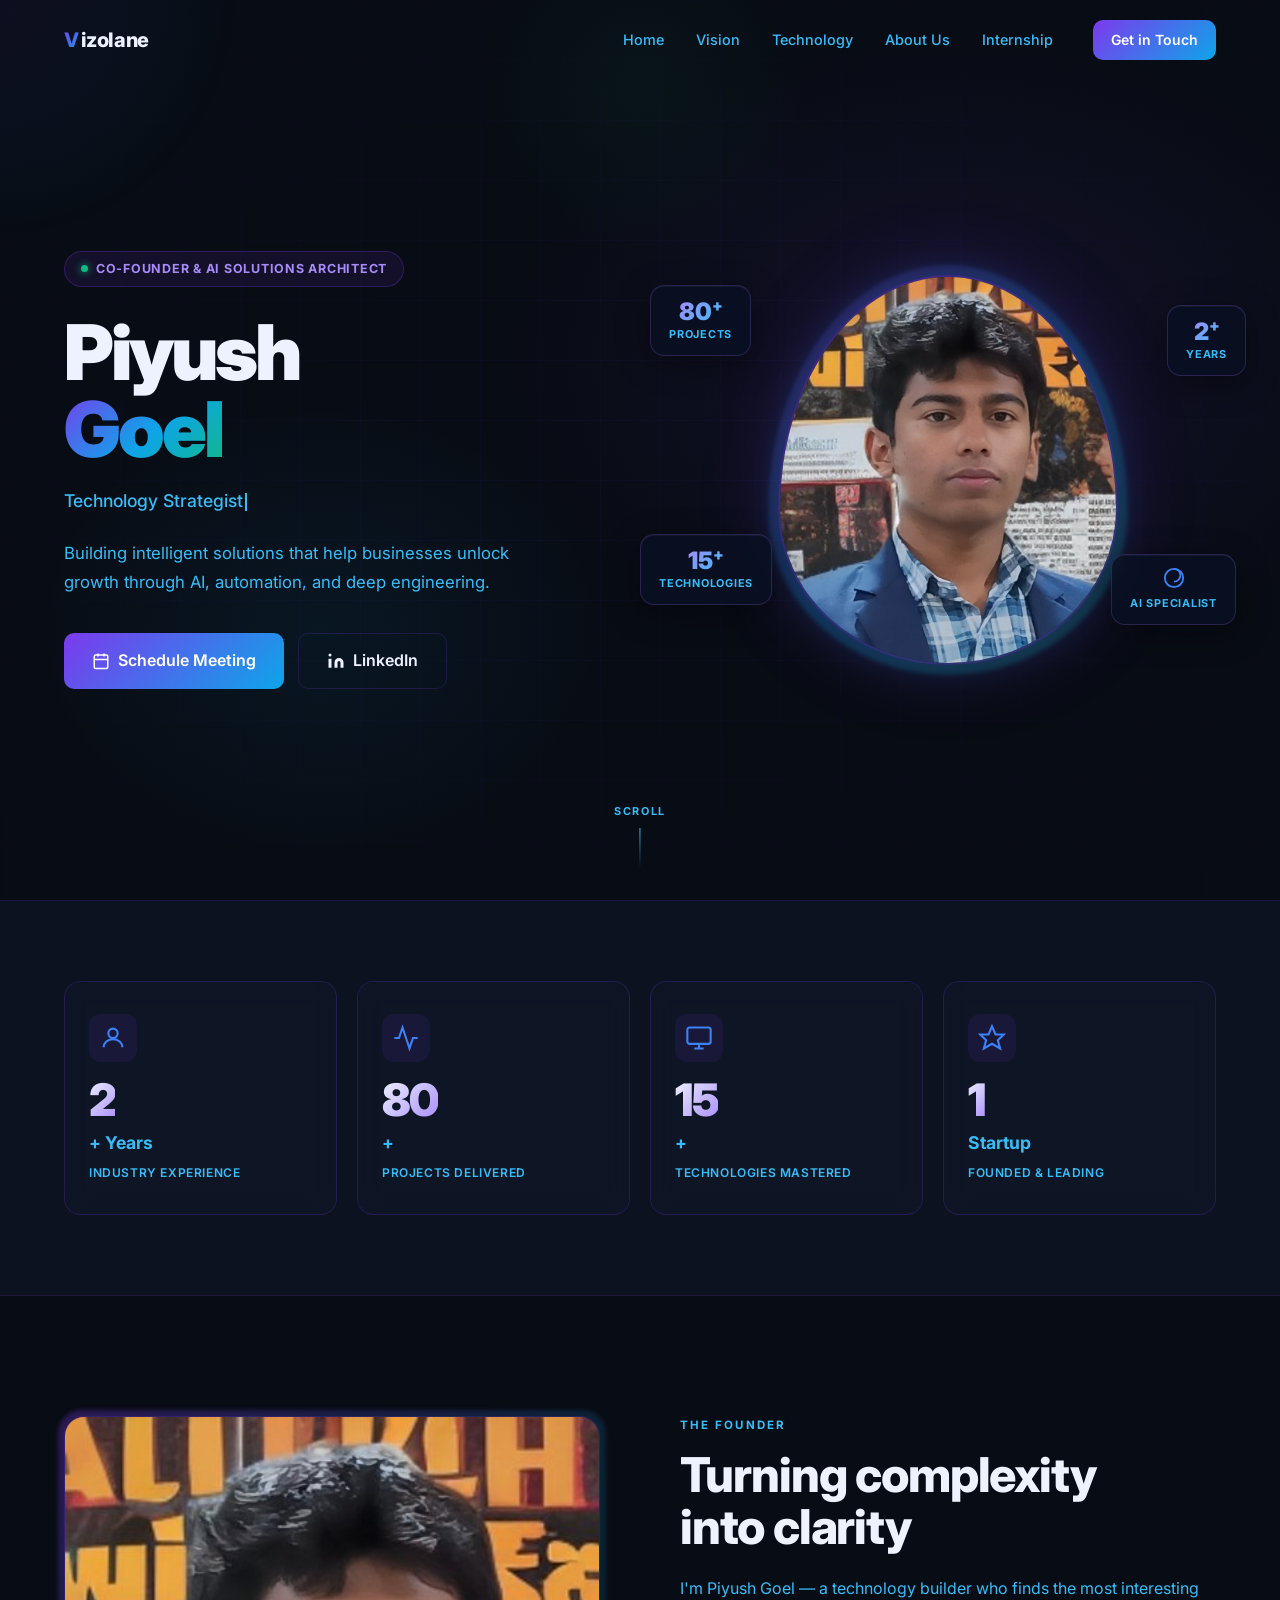
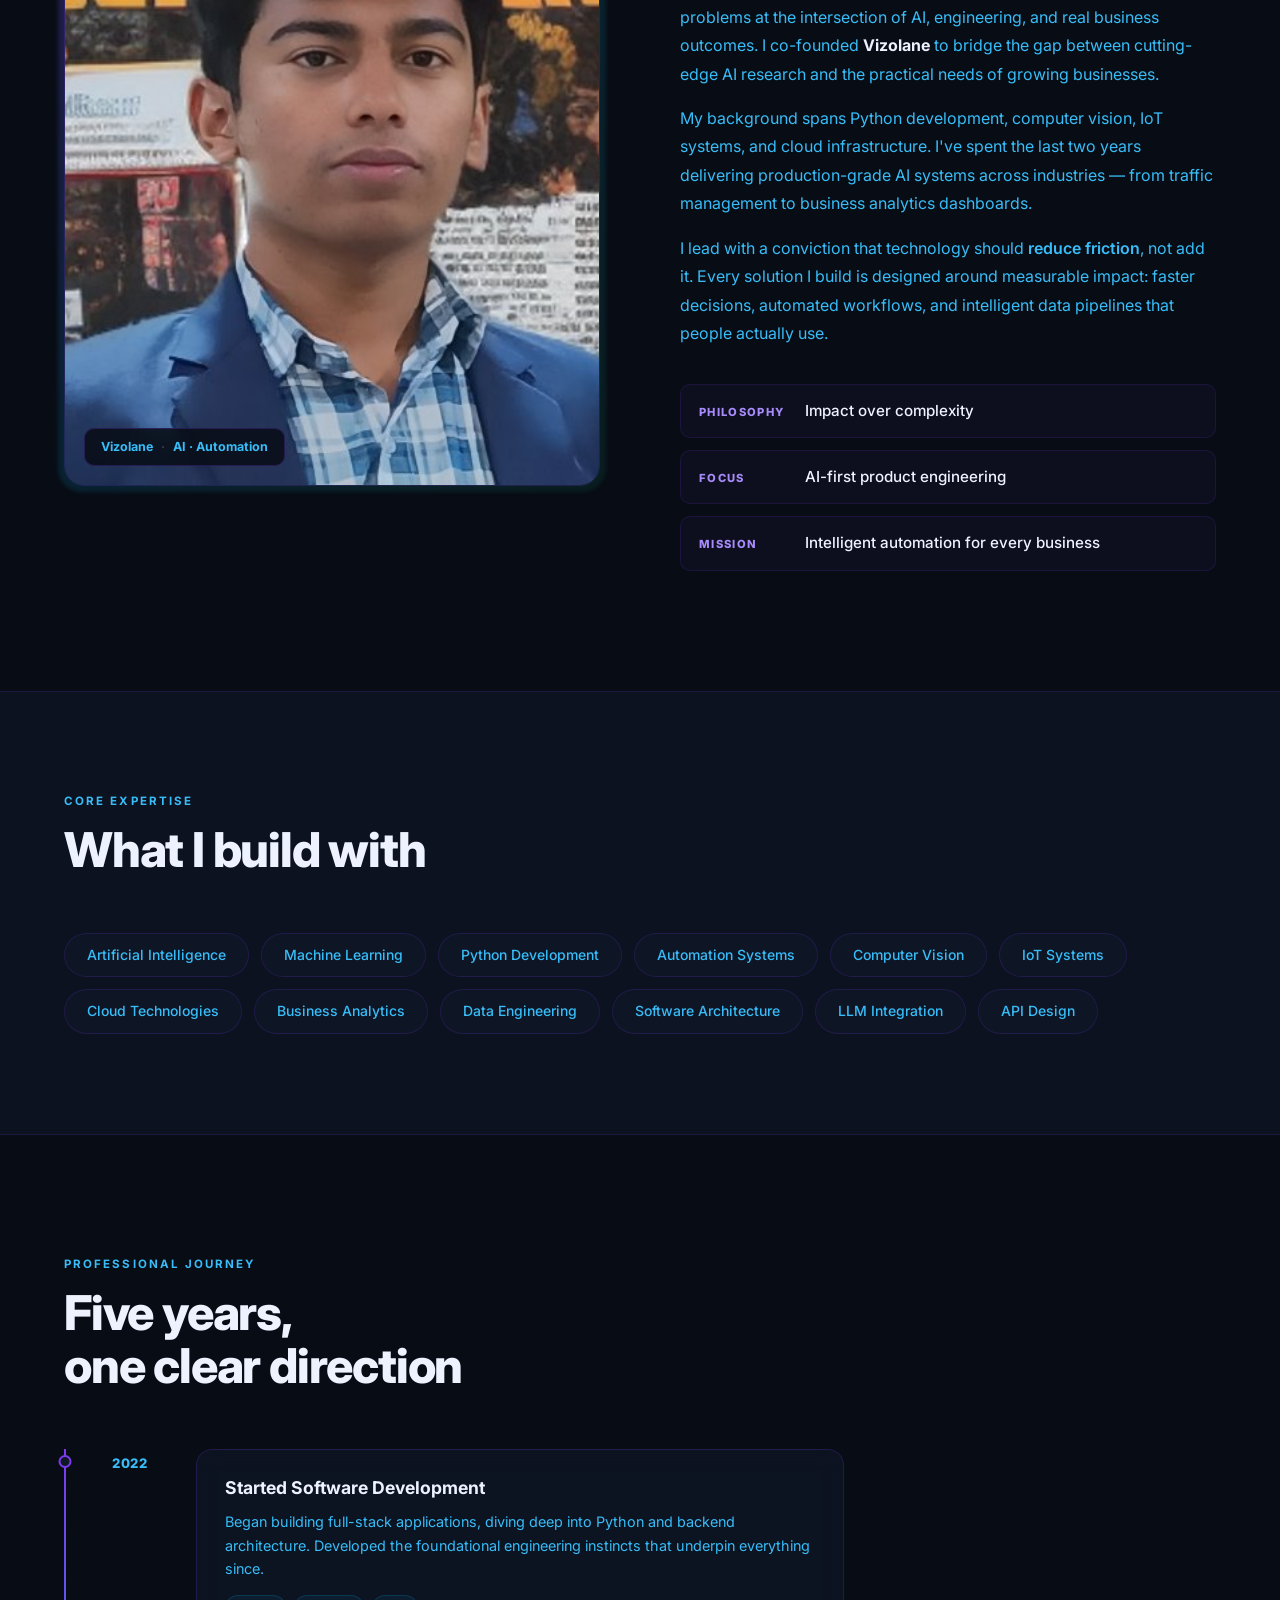
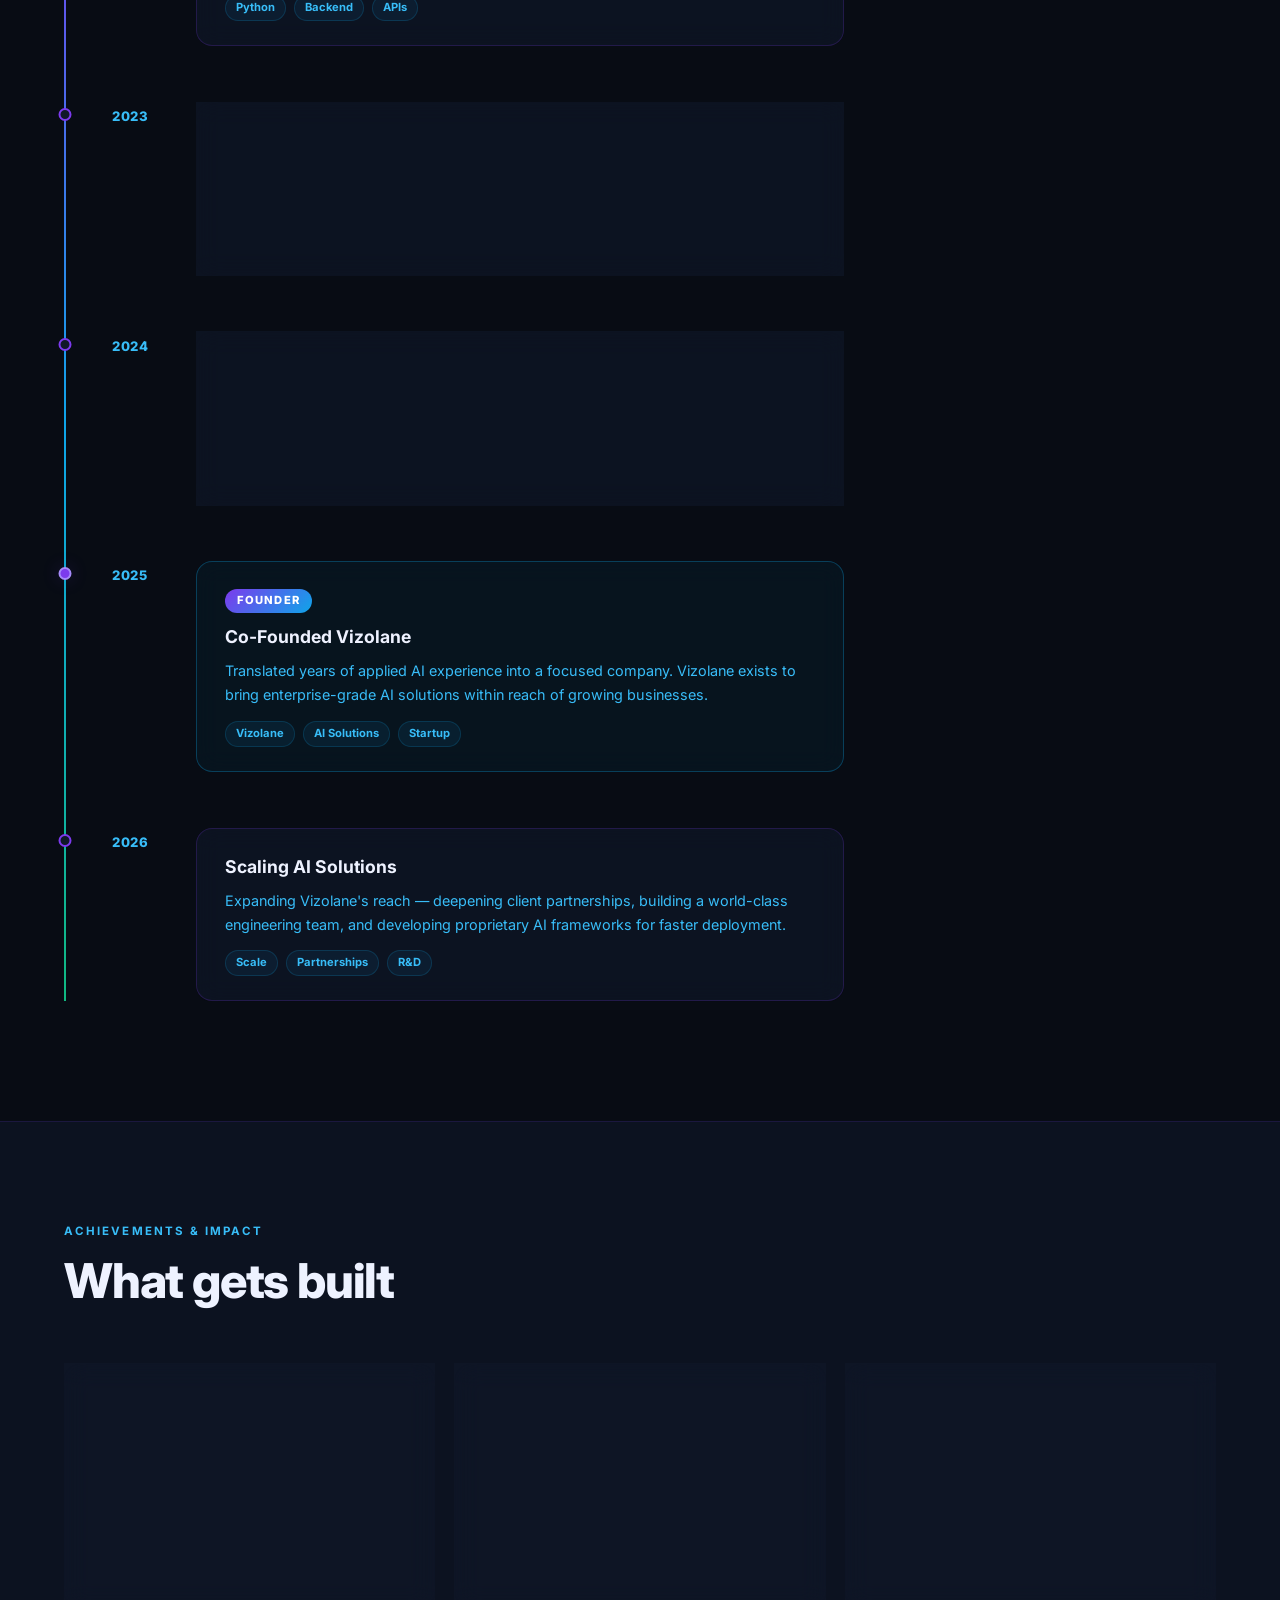
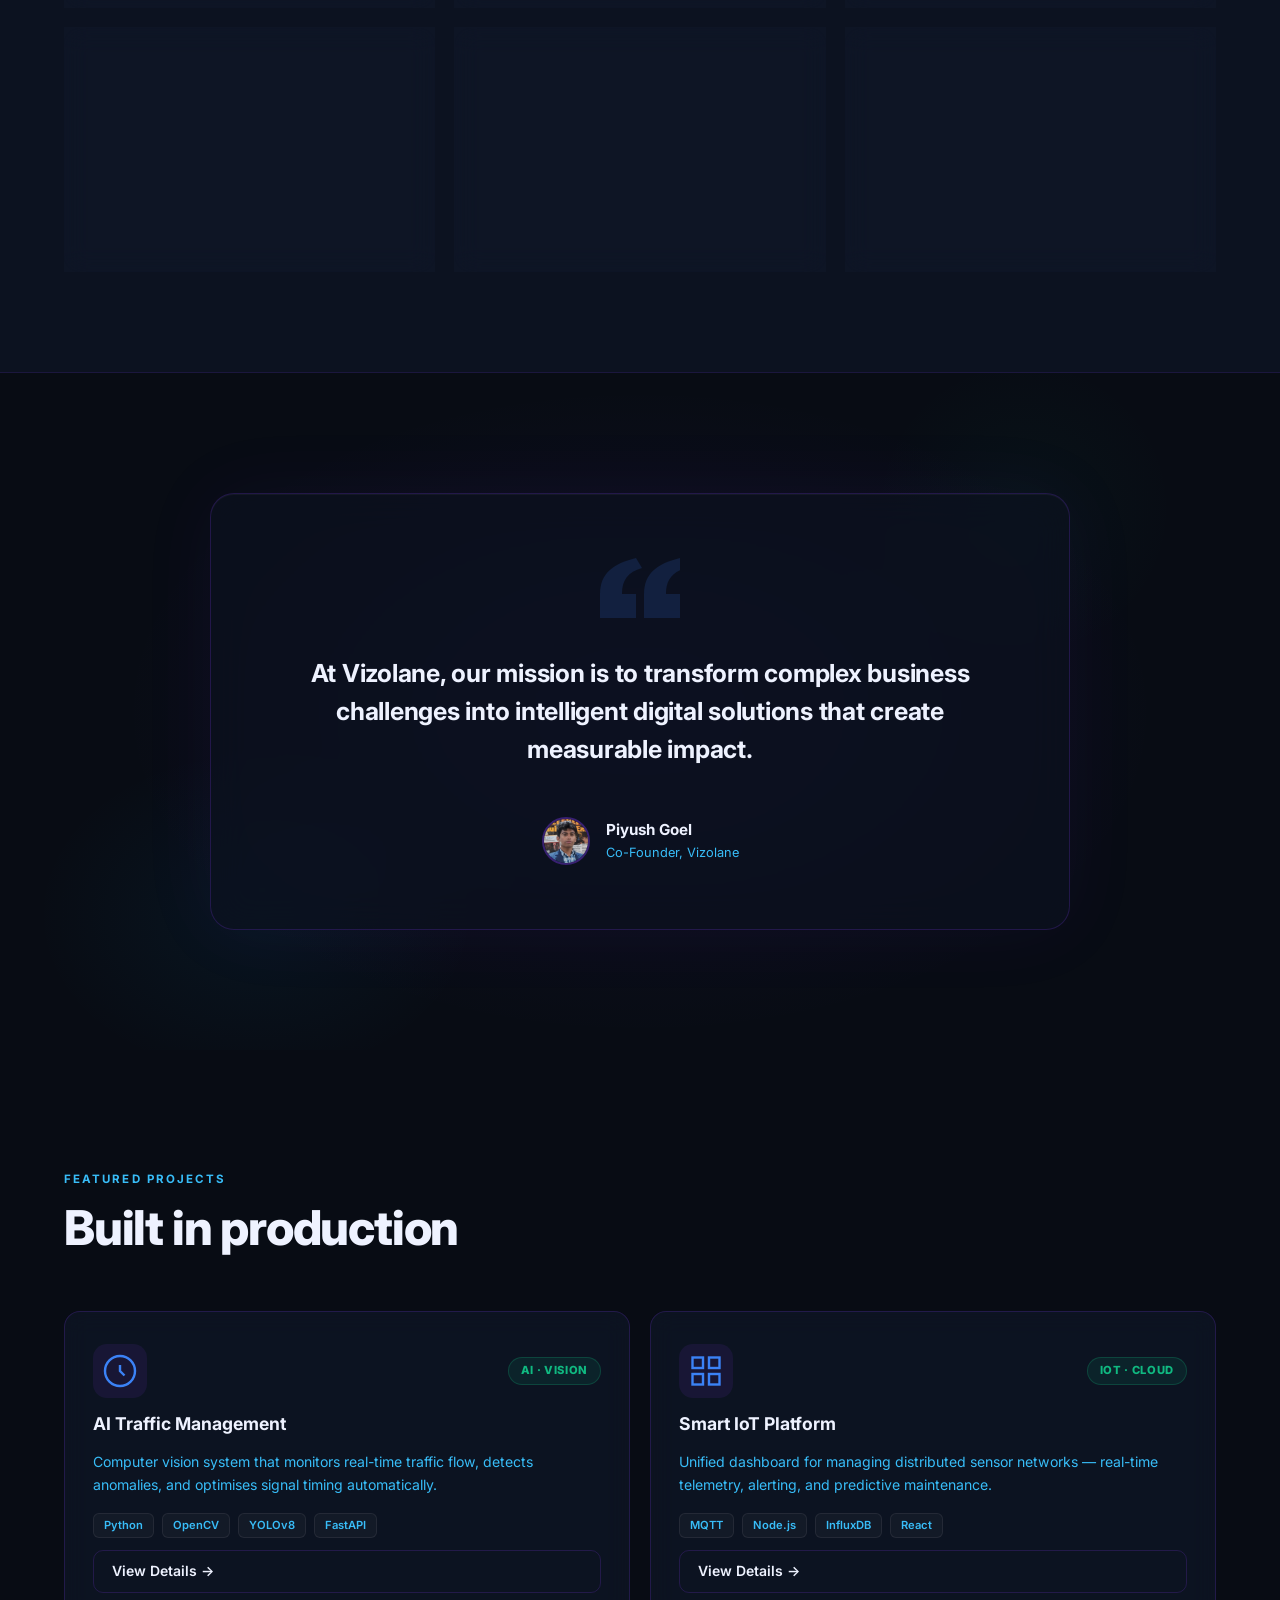
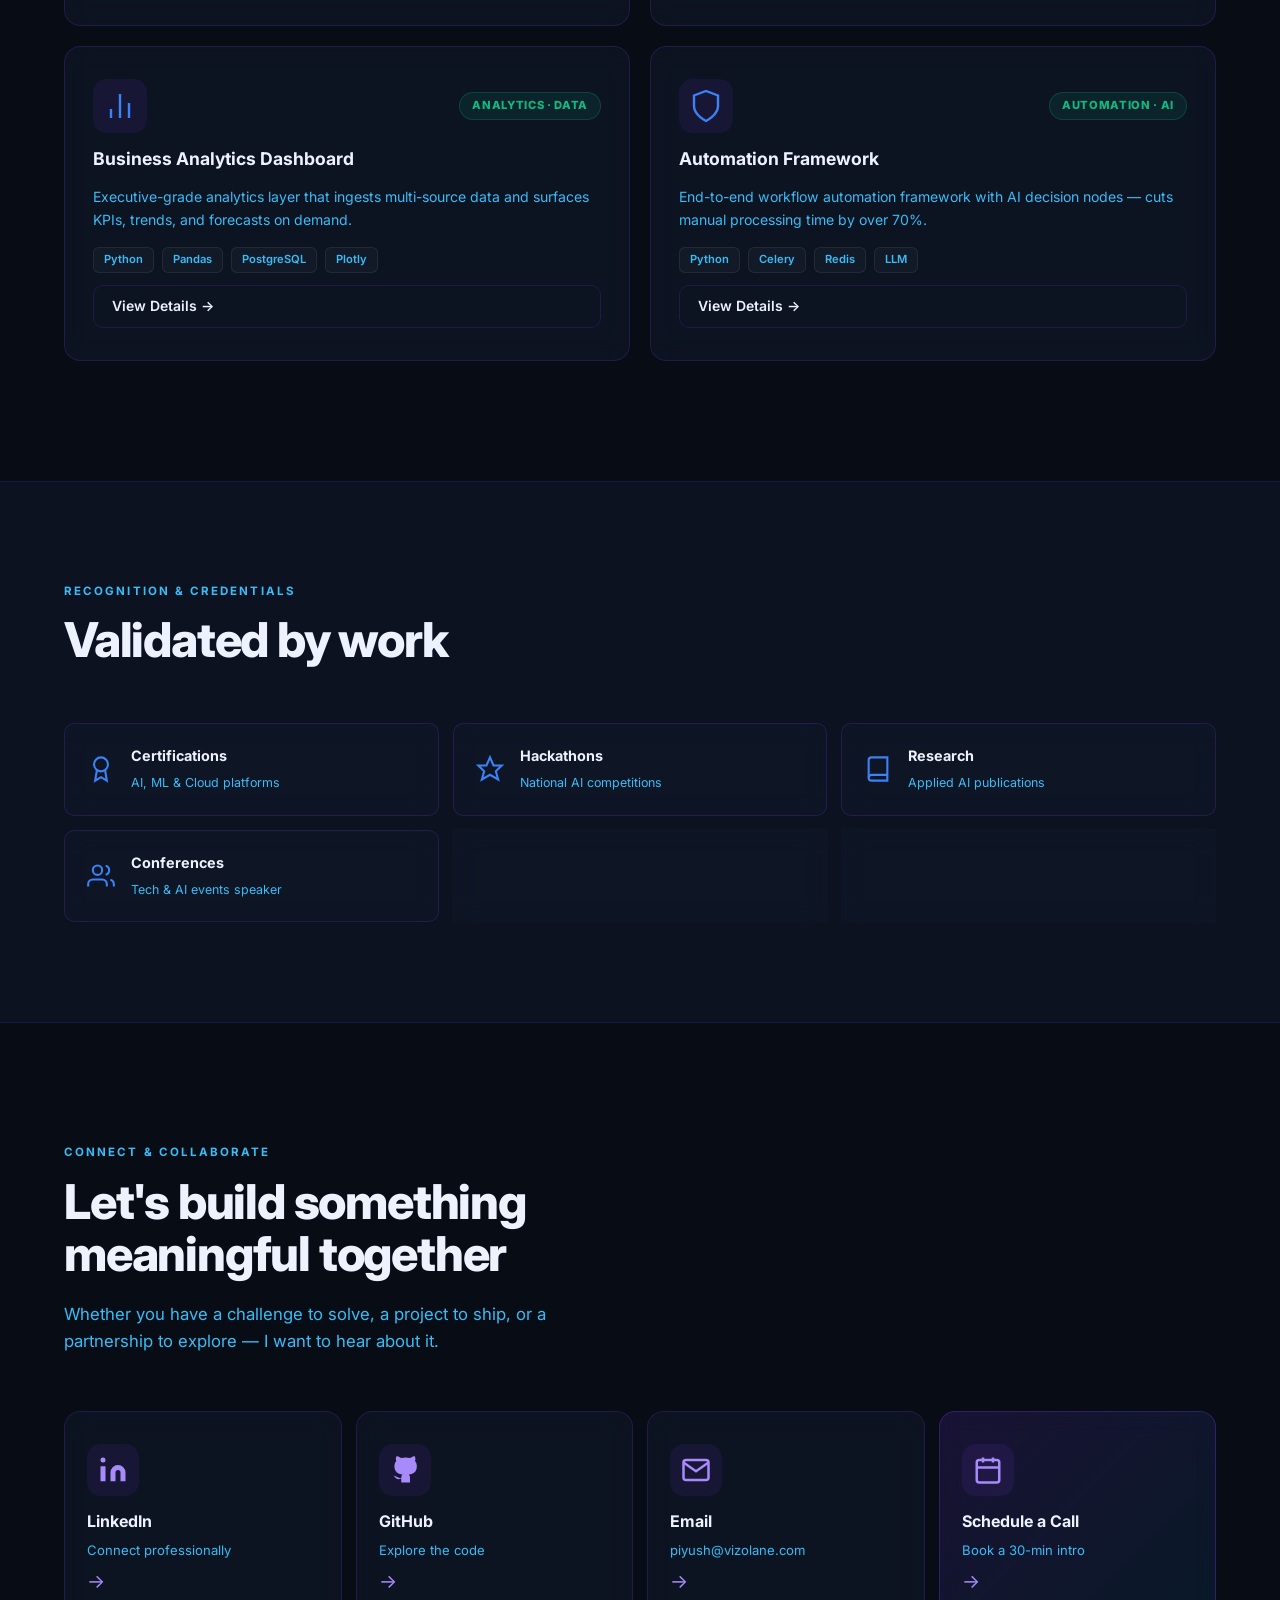
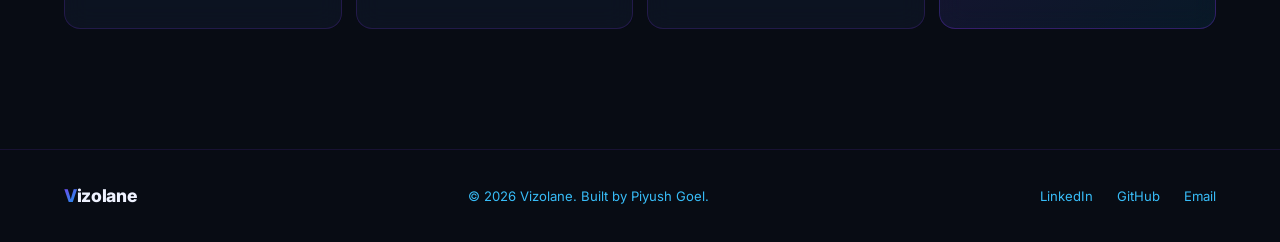
<file: templates/founder.html>
<!DOCTYPE html>
<html lang="en">
<head>
  <meta charset="UTF-8" />
  <meta name="viewport" content="width=device-width, initial-scale=1.0" />
  <title>Piyush Goel — Co-Founder, Vizolane</title>
  <link rel="preconnect" href="https://fonts.googleapis.com" />
  <link rel="preconnect" href="https://fonts.gstatic.com" crossorigin />
  <link href="https://fonts.googleapis.com/css2?family=Inter:wght@300;400;500;600;700;800;900&display=swap" rel="stylesheet" />
  <link rel="stylesheet" href="/static/css/founder.css?v=2.0" />
</head>
<body>

<!-- ── NAV ──────────────────────────────────────────────────────────────── -->
<nav class="nav" id="nav">
  <div class="nav__inner">
    <a href="/" class="nav__logo" aria-label="Vizolane home">
      <span class="nav__logo-mark">V</span>
      <span>izolane</span>
    </a>
    <ul class="nav__links">
      <li><a href="/">Home</a></li>
      <li><a href="/#vision">Vision</a></li>
      <li><a href="/#how">Technology</a></li>
      <li><a href="/#team">About Us</a></li>
      <li><a href="/#internship">Internship</a></li>
    </ul>
    <a href="/#contact" class="btn btn--sm btn--primary">Get in Touch</a>
  </div>
</nav>

<!-- ── HERO ──────────────────────────────────────────────────────────────── -->
<section class="hero" id="hero">
  <div class="hero__particles" id="particles"></div>
  <div class="container hero__grid">

    <!-- Left -->
    <div class="hero__left" data-reveal>
      <span class="founder-badge">
        <span class="badge-dot"></span>
        Co-Founder & AI Solutions Architect
      </span>
      <h1 class="hero__name">Piyush<br/><em>Goel</em></h1>
      <div class="hero__roles" id="roleTyper">
        <span class="role-static">Technology Strategist</span>
      </div>
      <p class="hero__statement">
        Building intelligent solutions that help businesses unlock growth through AI, automation, and deep engineering.
      </p>
      <div class="hero__cta">
        <a href="#connect" class="btn btn--primary btn--lg">
          <svg width="18" height="18" viewBox="0 0 24 24" fill="none" stroke="currentColor" stroke-width="2"><rect x="3" y="4" width="18" height="18" rx="2"/><line x1="16" y1="2" x2="16" y2="6"/><line x1="8" y1="2" x2="8" y2="6"/><line x1="3" y1="10" x2="21" y2="10"/></svg>
          Schedule Meeting
        </a>
        <a href="https://www.linkedin.com/in/piyushgoel6124/" target="_blank" class="btn btn--ghost btn--lg">
          <svg width="18" height="18" viewBox="0 0 24 24" fill="currentColor"><path d="M16 8a6 6 0 016 6v7h-4v-7a2 2 0 00-2-2 2 2 0 00-2 2v7h-4v-7a6 6 0 016-6zM2 9h4v12H2z"/><circle cx="4" cy="4" r="2"/></svg>
          LinkedIn
        </a>
      </div>
    </div>

    <!-- Right -->
    <div class="hero__right" data-reveal data-delay="200">
      <div class="portrait-wrap">
        <div class="portrait-ring"></div>
        <img src="/static/images/founder-image.png" alt="Piyush Goel — Co-Founder Vizolane" class="portrait" />
        <div class="portrait-glow"></div>
      </div>

      <!-- Floating Cards -->
      <div class="float-card float-card--tl" data-float="0">
        <span class="float-card__num">80<sup>+</sup></span>
        <span class="float-card__label">Projects</span>
      </div>
      <div class="float-card float-card--tr" data-float="1">
        <span class="float-card__num">2<sup>+</sup></span>
        <span class="float-card__label">Years</span>
      </div>
      <div class="float-card float-card--bl" data-float="2">
        <span class="float-card__num">15<sup>+</sup></span>
        <span class="float-card__label">Technologies</span>
      </div>
      <div class="float-card float-card--br" data-float="3">
        <svg class="float-card__icon" width="22" height="22" viewBox="0 0 24 24" fill="none" stroke="#3B82F6" stroke-width="2"><circle cx="12" cy="12" r="10"/><path d="M12 2a7 7 0 010 14"/></svg>
        <span class="float-card__label">AI Specialist</span>
      </div>
    </div>

  </div>
  <div class="hero__scroll-hint">
    <span>Scroll</span>
    <div class="scroll-line"></div>
  </div>
</section>

<!-- ── SNAPSHOT METRICS ──────────────────────────────────────────────────── -->
<section class="metrics" id="metrics">
  <div class="container metrics__grid">

    <div class="metric-card" data-reveal>
      <div class="metric-card__icon">
        <svg width="28" height="28" viewBox="0 0 24 24" fill="none" stroke="#3B82F6" stroke-width="1.8"><circle cx="12" cy="8" r="4"/><path d="M4 20c0-4 3.6-7 8-7s8 3 8 7"/></svg>
      </div>
      <span class="metric-card__num" data-count="2">0</span>
      <span class="metric-card__unit">+ Years</span>
      <span class="metric-card__label">Industry Experience</span>
    </div>

    <div class="metric-card" data-reveal data-delay="100">
      <div class="metric-card__icon">
        <svg width="28" height="28" viewBox="0 0 24 24" fill="none" stroke="#3B82F6" stroke-width="1.8"><polyline points="22 12 18 12 15 21 9 3 6 12 2 12"/></svg>
      </div>
      <span class="metric-card__num" data-count="80">0</span>
      <span class="metric-card__unit">+</span>
      <span class="metric-card__label">Projects Delivered</span>
    </div>

    <div class="metric-card" data-reveal data-delay="200">
      <div class="metric-card__icon">
        <svg width="28" height="28" viewBox="0 0 24 24" fill="none" stroke="#3B82F6" stroke-width="1.8"><rect x="2" y="3" width="20" height="14" rx="2"/><path d="M8 21h8M12 17v4"/></svg>
      </div>
      <span class="metric-card__num" data-count="15">0</span>
      <span class="metric-card__unit">+</span>
      <span class="metric-card__label">Technologies Mastered</span>
    </div>

    <div class="metric-card" data-reveal data-delay="300">
      <div class="metric-card__icon">
        <svg width="28" height="28" viewBox="0 0 24 24" fill="none" stroke="#3B82F6" stroke-width="1.8"><polygon points="12 2 15 9 22 9 17 14 19 21 12 17 5 21 7 14 2 9 9 9"/></svg>
      </div>
      <span class="metric-card__num" data-count="1">0</span>
      <span class="metric-card__unit"> Startup</span>
      <span class="metric-card__label">Founded & Leading</span>
    </div>

  </div>
</section>

<!-- ── ABOUT ──────────────────────────────────────────────────────────────── -->
<section class="about" id="about">
  <div class="container about__grid">

    <div class="about__image-col" data-reveal>
      <div class="about__img-wrap">
        <img src="/static/images/founder-image.png" alt="Piyush Goel" class="about__img" />
        <div class="about__img-border"></div>
        <div class="about__img-tag">
          <span>Vizolane</span>
          <span class="tag-sep">·</span>
          <span>AI · Automation</span>
        </div>
      </div>
    </div>

    <div class="about__text-col" data-reveal data-delay="150">
      <span class="eyebrow">The Founder</span>
      <h2 class="section-title">Turning complexity<br/>into clarity</h2>
      <div class="about__story">
        <p>
          I'm Piyush Goel — a technology builder who finds the most interesting problems at the intersection of AI, engineering, and real business outcomes. I co-founded <strong>Vizolane</strong> to bridge the gap between cutting-edge AI research and the practical needs of growing businesses.
        </p>
        <p>
          My background spans Python development, computer vision, IoT systems, and cloud infrastructure. I've spent the last two years delivering production-grade AI systems across industries — from traffic management to business analytics dashboards.
        </p>
        <p>
          I lead with a conviction that technology should <em>reduce friction</em>, not add it. Every solution I build is designed around measurable impact: faster decisions, automated workflows, and intelligent data pipelines that people actually use.
        </p>
      </div>
      <div class="about__pillars">
        <div class="pillar">
          <span class="pillar__label">Philosophy</span>
          <span class="pillar__value">Impact over complexity</span>
        </div>
        <div class="pillar">
          <span class="pillar__label">Focus</span>
          <span class="pillar__value">AI-first product engineering</span>
        </div>
        <div class="pillar">
          <span class="pillar__label">Mission</span>
          <span class="pillar__value">Intelligent automation for every business</span>
        </div>
      </div>
    </div>

  </div>
</section>

<!-- ── EXPERTISE ──────────────────────────────────────────────────────────── -->
<section class="expertise" id="expertise">
  <div class="container">
    <div class="section-header" data-reveal>
      <span class="eyebrow">Core Expertise</span>
      <h2 class="section-title">What I build with</h2>
    </div>
    <div class="expertise__pills" data-reveal data-delay="100">
      <button class="pill">Artificial Intelligence</button>
      <button class="pill">Machine Learning</button>
      <button class="pill">Python Development</button>
      <button class="pill">Automation Systems</button>
      <button class="pill">Computer Vision</button>
      <button class="pill">IoT Systems</button>
      <button class="pill">Cloud Technologies</button>
      <button class="pill">Business Analytics</button>
      <button class="pill">Data Engineering</button>
      <button class="pill">Software Architecture</button>
      <button class="pill">LLM Integration</button>
      <button class="pill">API Design</button>
    </div>
  </div>
</section>

<!-- ── JOURNEY ────────────────────────────────────────────────────────────── -->
<section class="journey" id="journey">
  <div class="container">
    <div class="section-header" data-reveal>
      <span class="eyebrow">Professional Journey</span>
      <h2 class="section-title">Five years,<br/>one clear direction</h2>
    </div>

    <div class="timeline">
      <div class="timeline__line" id="timelineLine"></div>

      <div class="timeline__item" data-reveal>
        <div class="timeline__dot"></div>
        <div class="timeline__year">2022</div>
        <div class="timeline__card">
          <h3>Started Software Development</h3>
          <p>Began building full-stack applications, diving deep into Python and backend architecture. Developed the foundational engineering instincts that underpin everything since.</p>
          <div class="timeline__tags"><span>Python</span><span>Backend</span><span>APIs</span></div>
        </div>
      </div>

      <div class="timeline__item" data-reveal data-delay="100">
        <div class="timeline__dot"></div>
        <div class="timeline__year">2023</div>
        <div class="timeline__card">
          <h3>Built AI & IoT Solutions</h3>
          <p>First production AI deployments — computer vision pipelines and IoT data platforms. Validated that intelligent automation creates real, measurable value for operators.</p>
          <div class="timeline__tags"><span>AI</span><span>IoT</span><span>Computer Vision</span></div>
        </div>
      </div>

      <div class="timeline__item" data-reveal data-delay="200">
        <div class="timeline__dot"></div>
        <div class="timeline__year">2024</div>
        <div class="timeline__card">
          <h3>Delivered Industry Projects</h3>
          <p>Scaled delivery across multiple sectors. Built data engineering pipelines, automated business workflows, and shipped analytics products used by real teams daily.</p>
          <div class="timeline__tags"><span>Data Engineering</span><span>Automation</span><span>Analytics</span></div>
        </div>
      </div>

      <div class="timeline__item" data-reveal data-delay="300">
        <div class="timeline__dot timeline__dot--active"></div>
        <div class="timeline__year">2025</div>
        <div class="timeline__card timeline__card--active">
          <span class="timeline__badge">Founder</span>
          <h3>Co-Founded Vizolane</h3>
          <p>Translated years of applied AI experience into a focused company. Vizolane exists to bring enterprise-grade AI solutions within reach of growing businesses.</p>
          <div class="timeline__tags"><span>Vizolane</span><span>AI Solutions</span><span>Startup</span></div>
        </div>
      </div>

      <div class="timeline__item" data-reveal data-delay="400">
        <div class="timeline__dot"></div>
        <div class="timeline__year">2026</div>
        <div class="timeline__card">
          <h3>Scaling AI Solutions</h3>
          <p>Expanding Vizolane's reach — deepening client partnerships, building a world-class engineering team, and developing proprietary AI frameworks for faster deployment.</p>
          <div class="timeline__tags"><span>Scale</span><span>Partnerships</span><span>R&D</span></div>
        </div>
      </div>

    </div>
  </div>
</section>

<!-- ── ACHIEVEMENTS ───────────────────────────────────────────────────────── -->
<section class="achievements" id="achievements">
  <div class="container">
    <div class="section-header" data-reveal>
      <span class="eyebrow">Achievements & Impact</span>
      <h2 class="section-title">What gets built</h2>
    </div>
    <div class="ach-grid">

      <div class="ach-card" data-reveal>
        <div class="ach-card__icon">
          <svg width="32" height="32" viewBox="0 0 24 24" fill="none" stroke="#3B82F6" stroke-width="1.6"><circle cx="12" cy="12" r="10"/><path d="M12 2a7 7 0 010 14"/><circle cx="12" cy="12" r="3"/></svg>
        </div>
        <h3>AI Solutions</h3>
        <p>Production-grade ML models and intelligent pipelines deployed across traffic, retail, and logistics sectors.</p>
      </div>

      <div class="ach-card" data-reveal data-delay="80">
        <div class="ach-card__icon">
          <svg width="32" height="32" viewBox="0 0 24 24" fill="none" stroke="#3B82F6" stroke-width="1.6"><polyline points="22 12 18 12 15 21 9 3 6 12 2 12"/></svg>
        </div>
        <h3>Data Intelligence</h3>
        <p>End-to-end data engineering pipelines that convert raw business data into actionable intelligence dashboards.</p>
      </div>

      <div class="ach-card" data-reveal data-delay="160">
        <div class="ach-card__icon">
          <svg width="32" height="32" viewBox="0 0 24 24" fill="none" stroke="#3B82F6" stroke-width="1.6"><rect x="3" y="3" width="7" height="7"/><rect x="14" y="3" width="7" height="7"/><rect x="14" y="14" width="7" height="7"/><rect x="3" y="14" width="7" height="7"/></svg>
        </div>
        <h3>IoT Innovation</h3>
        <p>Smart sensor networks and real-time monitoring systems that give operators eyes on every critical process.</p>
      </div>

      <div class="ach-card" data-reveal data-delay="240">
        <div class="ach-card__icon">
          <svg width="32" height="32" viewBox="0 0 24 24" fill="none" stroke="#3B82F6" stroke-width="1.6"><polyline points="16 18 22 12 16 6"/><polyline points="8 6 2 12 8 18"/></svg>
        </div>
        <h3>Software Engineering</h3>
        <p>Robust, maintainable software architecture across 80+ delivered projects — built to scale and easy to own.</p>
      </div>

      <div class="ach-card" data-reveal data-delay="320">
        <div class="ach-card__icon">
          <svg width="32" height="32" viewBox="0 0 24 24" fill="none" stroke="#3B82F6" stroke-width="1.6"><path d="M12 22s8-4 8-10V5l-8-3-8 3v7c0 6 8 10 8 10z"/></svg>
        </div>
        <h3>Automation Systems</h3>
        <p>Workflow automation that removes repetitive manual work — freeing teams to focus on decisions that matter.</p>
      </div>

      <div class="ach-card" data-reveal data-delay="400">
        <div class="ach-card__icon">
          <svg width="32" height="32" viewBox="0 0 24 24" fill="none" stroke="#3B82F6" stroke-width="1.6"><line x1="12" y1="20" x2="12" y2="10"/><line x1="18" y1="20" x2="18" y2="4"/><line x1="6" y1="20" x2="6" y2="16"/></svg>
        </div>
        <h3>Business Transformation</h3>
        <p>Partnered with businesses to redesign operations around intelligent tooling — measurable ROI every time.</p>
      </div>

    </div>
  </div>
</section>

<!-- ── VISION ─────────────────────────────────────────────────────────────── -->
<section class="vision" id="vision">
  <div class="vision__glow"></div>
  <div class="container vision__inner" data-reveal>
    <svg class="vision__quote-mark" width="80" height="60" viewBox="0 0 80 60" fill="none">
      <path d="M0 60V36C0 16 12 6 36 0L42 10C28 14 22 22 22 36H36V60H0ZM44 60V36C44 16 56 6 80 0L86 10C72 14 66 22 66 36H80V60H44Z" fill="#3B82F6" fill-opacity="0.15"/>
    </svg>
    <blockquote class="vision__quote">
      At Vizolane, our mission is to transform complex business challenges into intelligent digital solutions that create measurable impact.
    </blockquote>
    <div class="vision__sig">
      <div class="vision__sig-img">
        <img src="/static/images/founder-image.png" alt="Piyush Goel" />
      </div>
      <div>
        <strong>Piyush Goel</strong>
        <span>Co-Founder, Vizolane</span>
      </div>
    </div>
  </div>
</section>

<!-- ── PROJECTS ───────────────────────────────────────────────────────────── -->
<section class="projects" id="projects">
  <div class="container">
    <div class="section-header" data-reveal>
      <span class="eyebrow">Featured Projects</span>
      <h2 class="section-title">Built in production</h2>
    </div>
    <div class="projects-grid">

      <div class="project-card" data-reveal>
        <div class="project-card__top">
          <div class="project-card__icon-wrap">
            <svg width="36" height="36" viewBox="0 0 24 24" fill="none" stroke="#3B82F6" stroke-width="1.6"><circle cx="12" cy="12" r="10"/><path d="M12 8v4l3 3"/></svg>
          </div>
          <span class="project-card__tag">AI · Vision</span>
        </div>
        <h3>AI Traffic Management</h3>
        <p>Computer vision system that monitors real-time traffic flow, detects anomalies, and optimises signal timing automatically.</p>
        <div class="project-card__stack">
          <span>Python</span><span>OpenCV</span><span>YOLOv8</span><span>FastAPI</span>
        </div>
        <a href="#" class="btn btn--ghost btn--sm">View Details →</a>
      </div>

      <div class="project-card" data-reveal data-delay="100">
        <div class="project-card__top">
          <div class="project-card__icon-wrap">
            <svg width="36" height="36" viewBox="0 0 24 24" fill="none" stroke="#3B82F6" stroke-width="1.6"><rect x="3" y="3" width="7" height="7"/><rect x="14" y="3" width="7" height="7"/><rect x="14" y="14" width="7" height="7"/><rect x="3" y="14" width="7" height="7"/></svg>
          </div>
          <span class="project-card__tag">IoT · Cloud</span>
        </div>
        <h3>Smart IoT Platform</h3>
        <p>Unified dashboard for managing distributed sensor networks — real-time telemetry, alerting, and predictive maintenance.</p>
        <div class="project-card__stack">
          <span>MQTT</span><span>Node.js</span><span>InfluxDB</span><span>React</span>
        </div>
        <a href="#" class="btn btn--ghost btn--sm">View Details →</a>
      </div>

      <div class="project-card" data-reveal data-delay="200">
        <div class="project-card__top">
          <div class="project-card__icon-wrap">
            <svg width="36" height="36" viewBox="0 0 24 24" fill="none" stroke="#3B82F6" stroke-width="1.6"><line x1="18" y1="20" x2="18" y2="10"/><line x1="12" y1="20" x2="12" y2="4"/><line x1="6" y1="20" x2="6" y2="14"/></svg>
          </div>
          <span class="project-card__tag">Analytics · Data</span>
        </div>
        <h3>Business Analytics Dashboard</h3>
        <p>Executive-grade analytics layer that ingests multi-source data and surfaces KPIs, trends, and forecasts on demand.</p>
        <div class="project-card__stack">
          <span>Python</span><span>Pandas</span><span>PostgreSQL</span><span>Plotly</span>
        </div>
        <a href="#" class="btn btn--ghost btn--sm">View Details →</a>
      </div>

      <div class="project-card" data-reveal data-delay="300">
        <div class="project-card__top">
          <div class="project-card__icon-wrap">
            <svg width="36" height="36" viewBox="0 0 24 24" fill="none" stroke="#3B82F6" stroke-width="1.6"><path d="M12 22s8-4 8-10V5l-8-3-8 3v7c0 6 8 10 8 10z"/></svg>
          </div>
          <span class="project-card__tag">Automation · AI</span>
        </div>
        <h3>Automation Framework</h3>
        <p>End-to-end workflow automation framework with AI decision nodes — cuts manual processing time by over 70%.</p>
        <div class="project-card__stack">
          <span>Python</span><span>Celery</span><span>Redis</span><span>LLM</span>
        </div>
        <a href="#" class="btn btn--ghost btn--sm">View Details →</a>
      </div>

    </div>
  </div>
</section>

<!-- ── RECOGNITION ────────────────────────────────────────────────────────── -->
<section class="recognition" id="recognition">
  <div class="container">
    <div class="section-header" data-reveal>
      <span class="eyebrow">Recognition & Credentials</span>
      <h2 class="section-title">Validated by work</h2>
    </div>
    <div class="rec-grid">
      <div class="rec-card" data-reveal>
        <svg width="28" height="28" viewBox="0 0 24 24" fill="none" stroke="#3B82F6" stroke-width="1.8"><circle cx="12" cy="8" r="6"/><path d="M15.477 12.89L17 22l-5-3-5 3 1.523-9.11"/></svg>
        <div>
          <strong>Certifications</strong>
          <span>AI, ML & Cloud platforms</span>
        </div>
      </div>
      <div class="rec-card" data-reveal data-delay="80">
        <svg width="28" height="28" viewBox="0 0 24 24" fill="none" stroke="#3B82F6" stroke-width="1.8"><polygon points="12 2 15 9 22 9 17 14 19 21 12 17 5 21 7 14 2 9 9 9"/></svg>
        <div>
          <strong>Hackathons</strong>
          <span>National AI competitions</span>
        </div>
      </div>
      <div class="rec-card" data-reveal data-delay="160">
        <svg width="28" height="28" viewBox="0 0 24 24" fill="none" stroke="#3B82F6" stroke-width="1.8"><path d="M4 19.5A2.5 2.5 0 016.5 17H20"/><path d="M6.5 2H20v20H6.5A2.5 2.5 0 014 19.5v-15A2.5 2.5 0 016.5 2z"/></svg>
        <div>
          <strong>Research</strong>
          <span>Applied AI publications</span>
        </div>
      </div>
      <div class="rec-card" data-reveal data-delay="240">
        <svg width="28" height="28" viewBox="0 0 24 24" fill="none" stroke="#3B82F6" stroke-width="1.8"><path d="M17 21v-2a4 4 0 00-4-4H5a4 4 0 00-4 4v2"/><circle cx="9" cy="7" r="4"/><path d="M23 21v-2a4 4 0 00-3-3.87"/><path d="M16 3.13a4 4 0 010 7.75"/></svg>
        <div>
          <strong>Conferences</strong>
          <span>Tech & AI events speaker</span>
        </div>
      </div>
      <div class="rec-card" data-reveal data-delay="320">
        <svg width="28" height="28" viewBox="0 0 24 24" fill="none" stroke="#3B82F6" stroke-width="1.8"><circle cx="12" cy="12" r="10"/><line x1="2" y1="12" x2="22" y2="12"/><path d="M12 2a15.3 15.3 0 010 20M12 2a15.3 15.3 0 000 20"/></svg>
        <div>
          <strong>Communities</strong>
          <span>Open source & AI forums</span>
        </div>
      </div>
      <div class="rec-card" data-reveal data-delay="400">
        <svg width="28" height="28" viewBox="0 0 24 24" fill="none" stroke="#3B82F6" stroke-width="1.8"><rect x="2" y="7" width="20" height="14" rx="2"/><path d="M16 21V5a2 2 0 00-2-2h-4a2 2 0 00-2 2v16"/></svg>
        <div>
          <strong>Startups</strong>
          <span>Vizolane — active founder</span>
        </div>
      </div>
    </div>
  </div>
</section>

<!-- ── CONNECT ────────────────────────────────────────────────────────────── -->
<section class="connect" id="connect">
  <div class="container">
    <div class="section-header" data-reveal>
      <span class="eyebrow">Connect & Collaborate</span>
      <h2 class="section-title">Let's build something<br/>meaningful together</h2>
      <p class="section-sub">Whether you have a challenge to solve, a project to ship, or a partnership to explore — I want to hear about it.</p>
    </div>
    <div class="connect-grid">

      <a href="https://www.linkedin.com/in/piyushgoel6124/"target="_blank" class="connect-card" data-reveal>
        <div class="connect-card__icon">
          <svg width="30" height="30" viewBox="0 0 24 24" fill="currentColor"><path d="M16 8a6 6 0 016 6v7h-4v-7a2 2 0 00-2-2 2 2 0 00-2 2v7h-4v-7a6 6 0 016-6zM2 9h4v12H2z"/><circle cx="4" cy="4" r="2"/></svg>
        </div>
        <strong>LinkedIn</strong>
        <span>Connect professionally</span>
        <div class="connect-card__arrow">→</div>
      </a>

      <a href="https://github.com/piyushgoel6124" target="_blank" class="connect-card" data-reveal data-delay="80">
        <div class="connect-card__icon">
          <svg width="30" height="30" viewBox="0 0 24 24" fill="currentColor"><path d="M9 19c-5 1.5-5-2.5-7-3m14 6v-3.87a3.37 3.37 0 00-.94-2.61c3.14-.35 6.44-1.54 6.44-7A5.44 5.44 0 0020 4.77 5.07 5.07 0 0019.91 1S18.73.65 16 2.48a13.38 13.38 0 00-7 0C6.27.65 5.09 1 5.09 1A5.07 5.07 0 005 4.77a5.44 5.44 0 00-1.5 3.78c0 5.42 3.3 6.61 6.44 7A3.37 3.37 0 009 18.13V22"/></svg>
        </div>
        <strong>GitHub</strong>
        <span>Explore the code</span>
        <div class="connect-card__arrow">→</div>
      </a>

      <a href="mailto:piyush@vizolane.com" class="connect-card" data-reveal data-delay="160">
        <div class="connect-card__icon">
          <svg width="30" height="30" viewBox="0 0 24 24" fill="none" stroke="currentColor" stroke-width="2"><path d="M4 4h16c1.1 0 2 .9 2 2v12c0 1.1-.9 2-2 2H4c-1.1 0-2-.9-2-2V6c0-1.1.9-2 2-2z"/><polyline points="22,6 12,13 2,6"/></svg>
        </div>
        <strong>Email</strong>
        <span>piyush@vizolane.com</span>
        <div class="connect-card__arrow">→</div>
      </a>

      <a href="#" class="connect-card connect-card--cta" data-reveal data-delay="240">
        <div class="connect-card__icon">
          <svg width="30" height="30" viewBox="0 0 24 24" fill="none" stroke="currentColor" stroke-width="2"><rect x="3" y="4" width="18" height="18" rx="2"/><line x1="16" y1="2" x2="16" y2="6"/><line x1="8" y1="2" x2="8" y2="6"/><line x1="3" y1="10" x2="21" y2="10"/></svg>
        </div>
        <strong>Schedule a Call</strong>
        <span>Book a 30-min intro</span>
        <div class="connect-card__arrow">→</div>
      </a>

    </div>
  </div>
</section>

<!-- ── FOOTER ─────────────────────────────────────────────────────────────── -->
<footer class="footer">
  <div class="container footer__inner">
    <div class="footer__brand">
      <span class="nav__logo-mark">V</span>
      <span>izolane</span>
    </div>
    <p>© 2026 Vizolane. Built by Piyush Goel.</p>
    <div class="footer__links">
      <a href="https://www.linkedin.com/in/piyushgoel6124/" target="_blank">LinkedIn</a>
      <a href="https://github.com/piyushgoel6124"target="_blank">GitHub</a>
      <a href="mailto:piyush@vizolane.com">Email</a>
    </div>
  </div>
</footer>

<script src="/static/js/founder.js"></script>
</body>
</html>
</file>
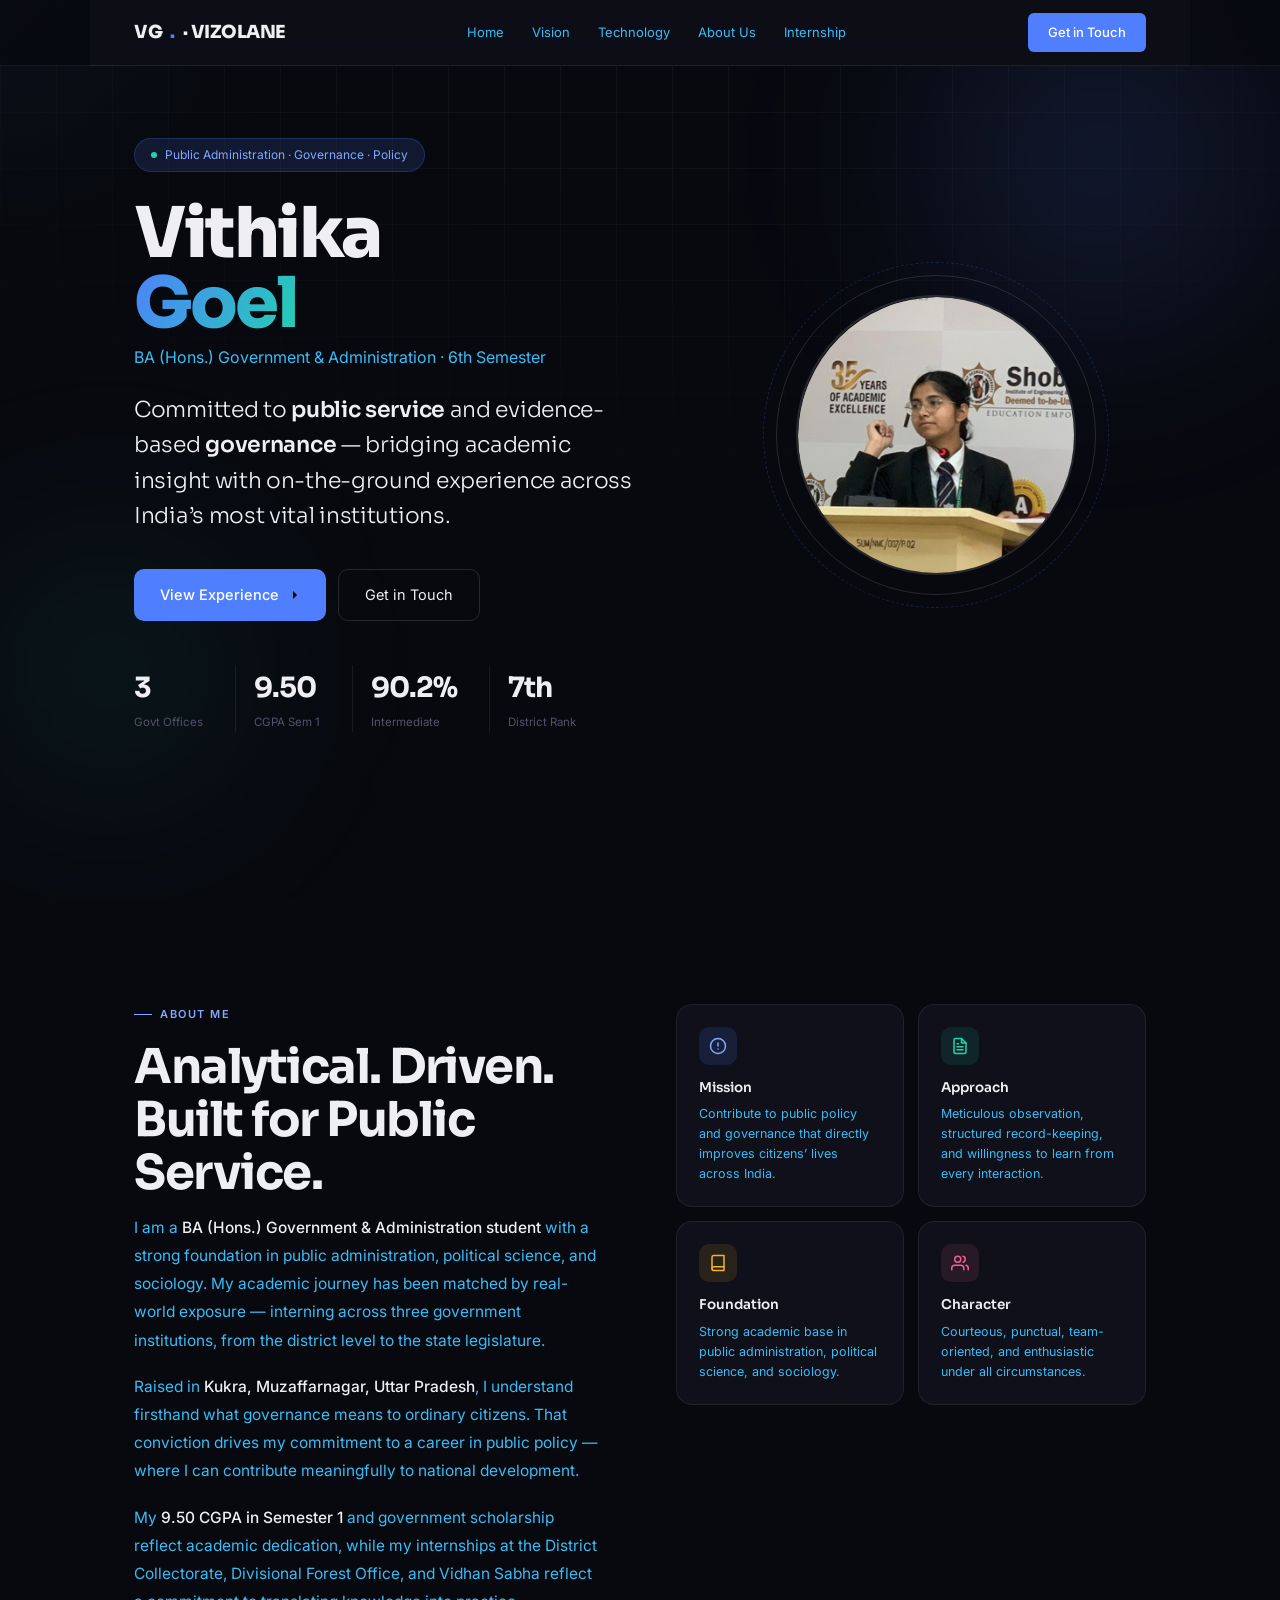
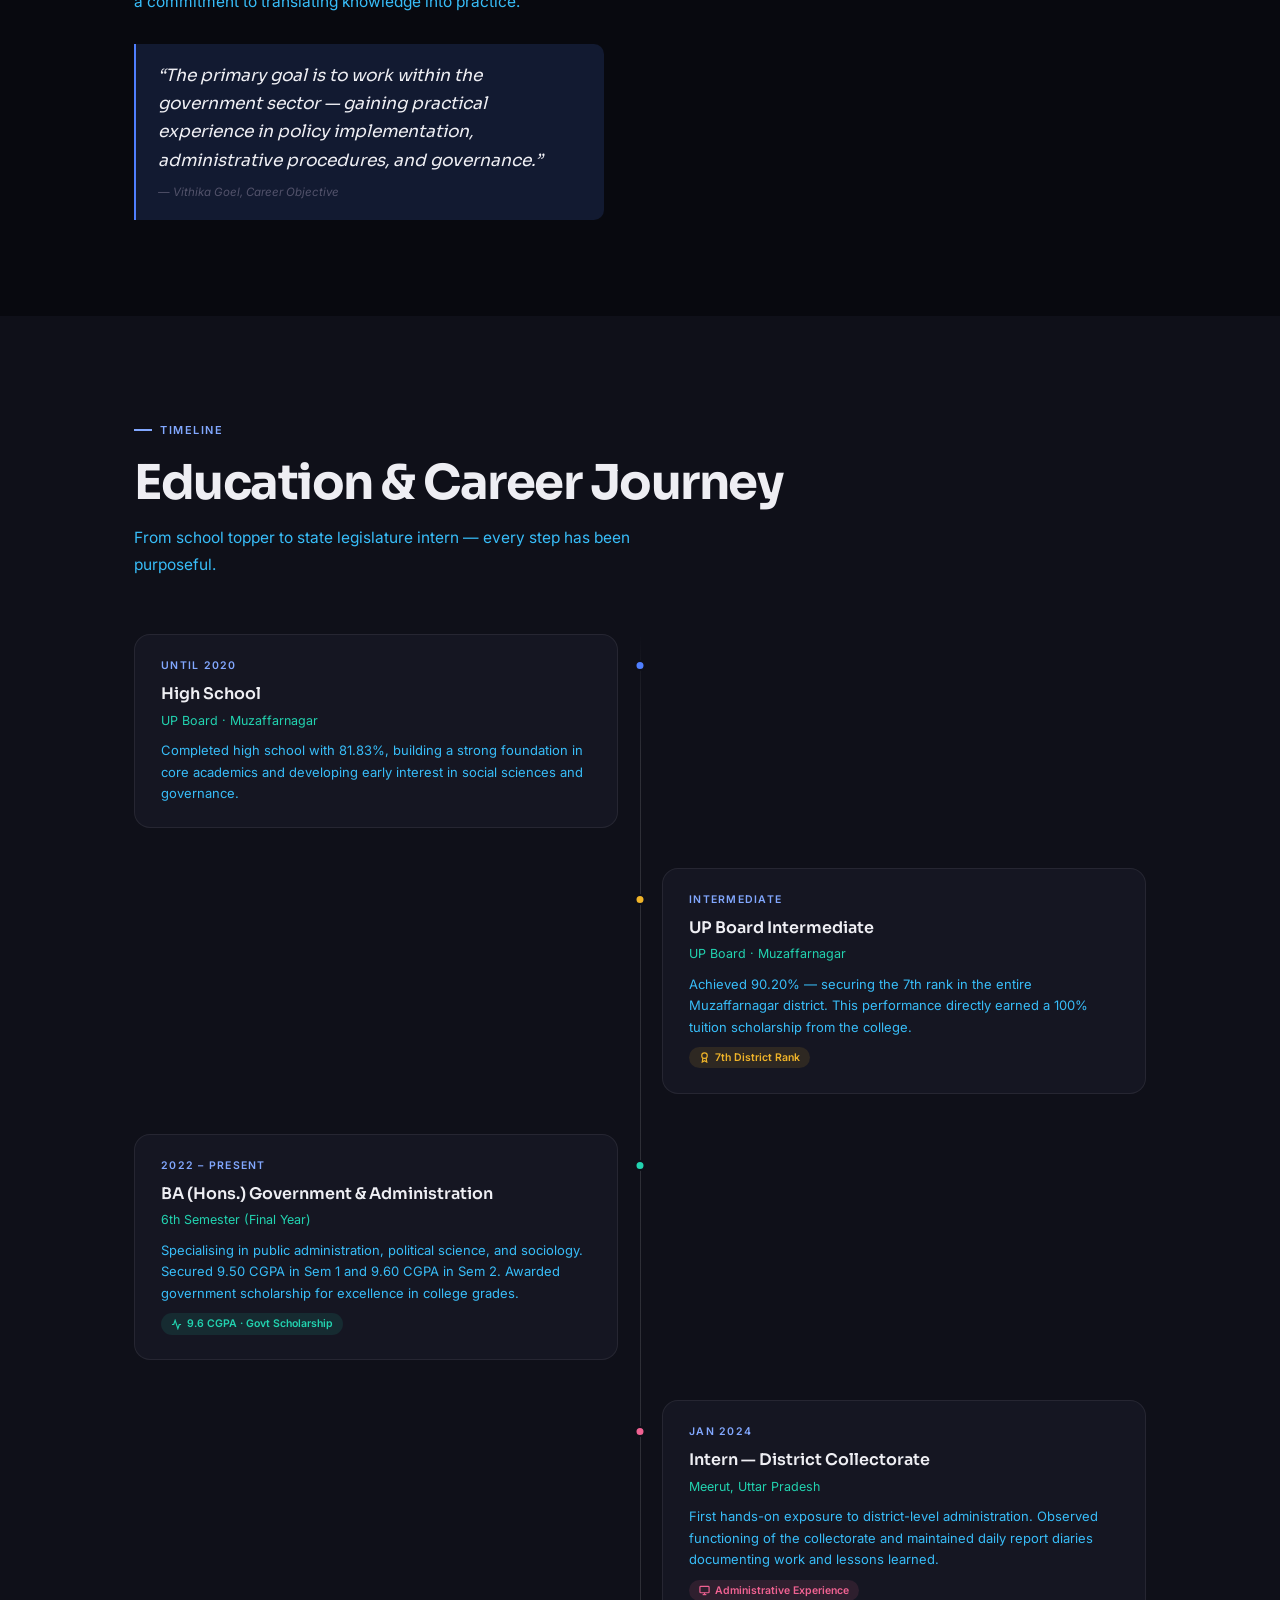
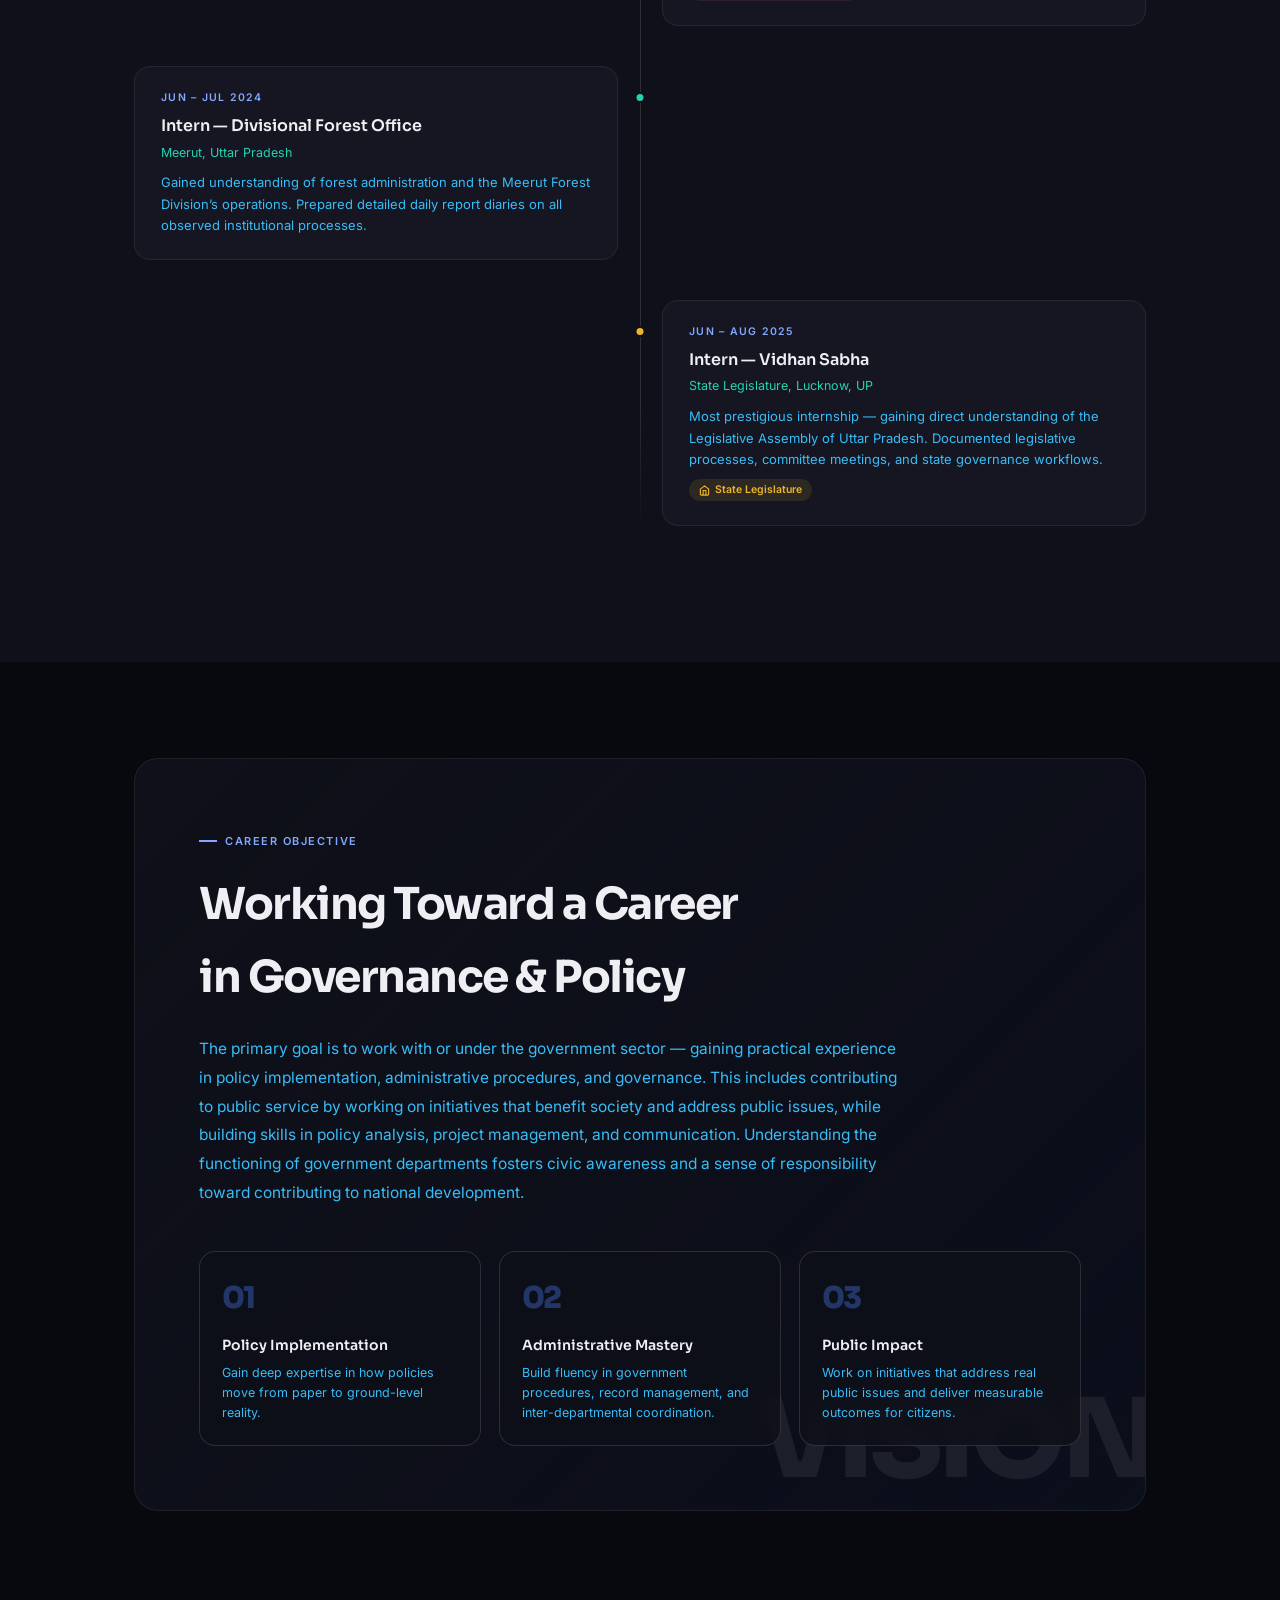
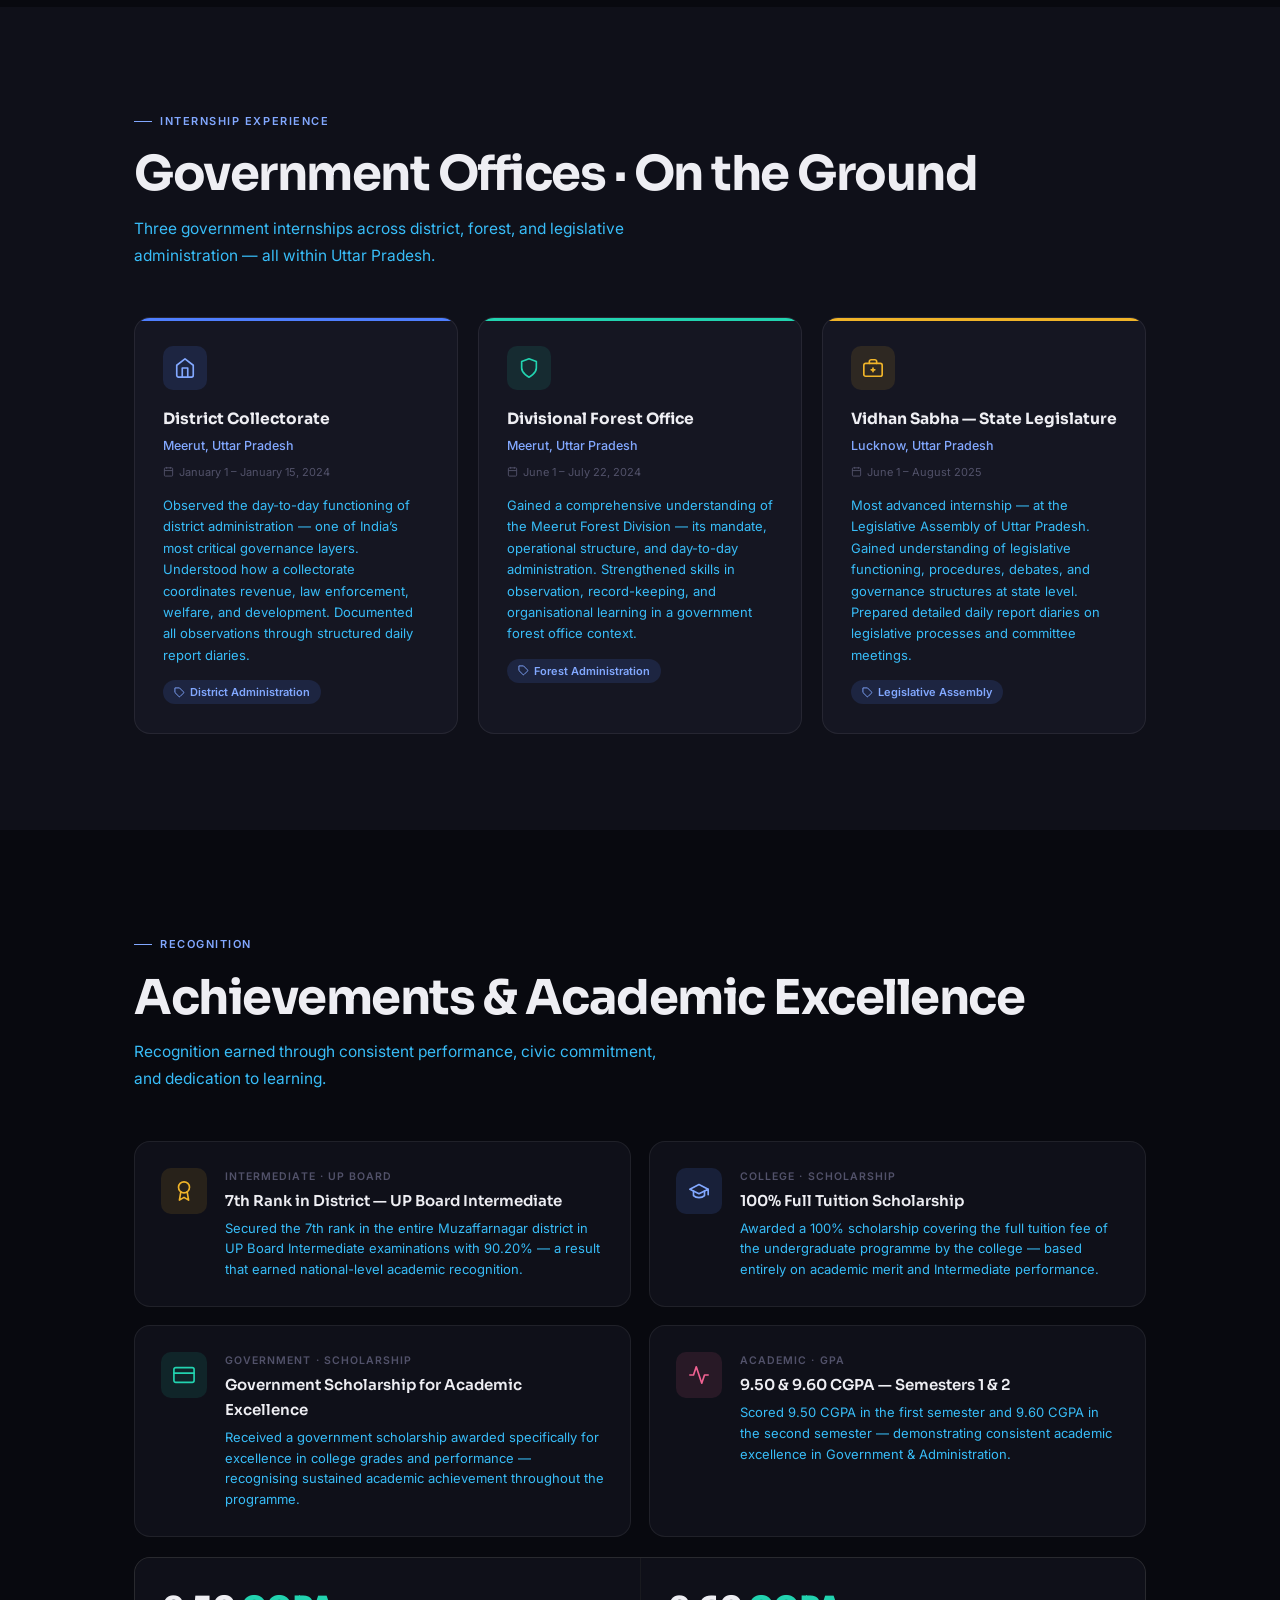
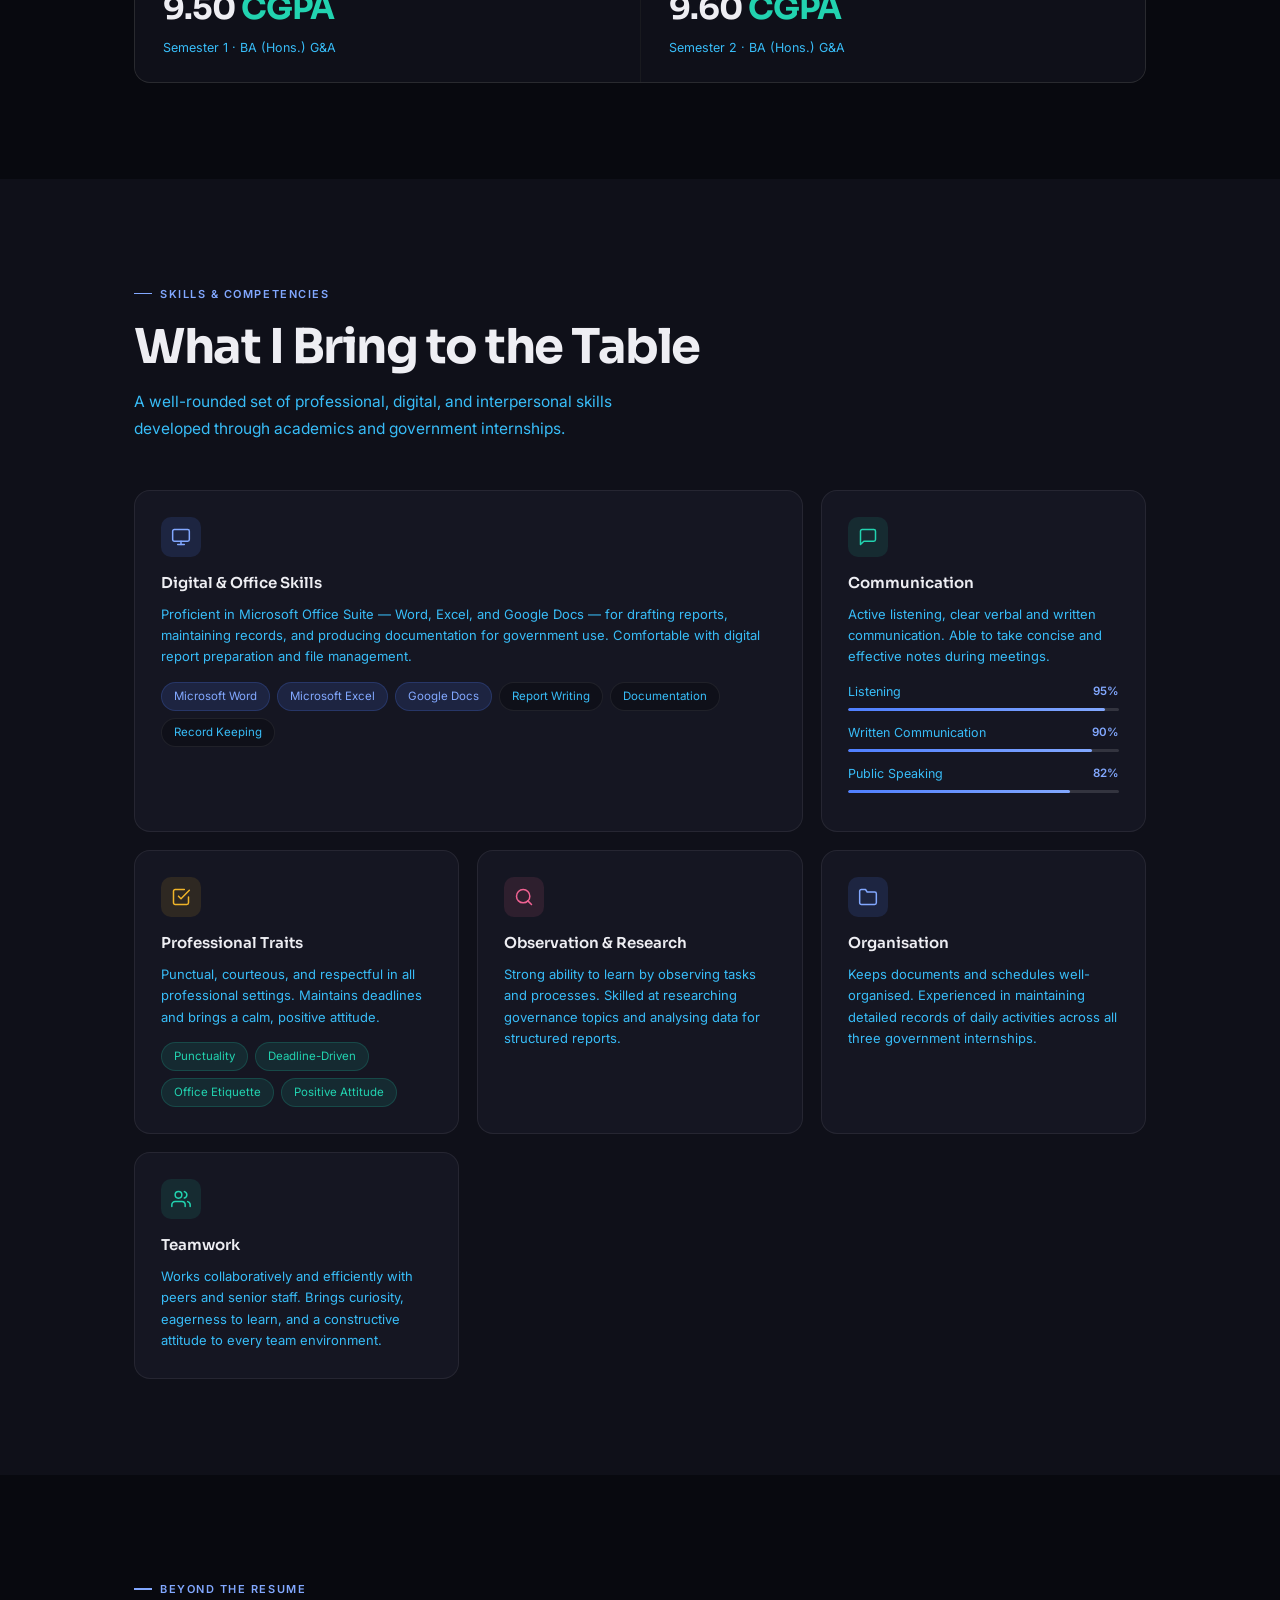
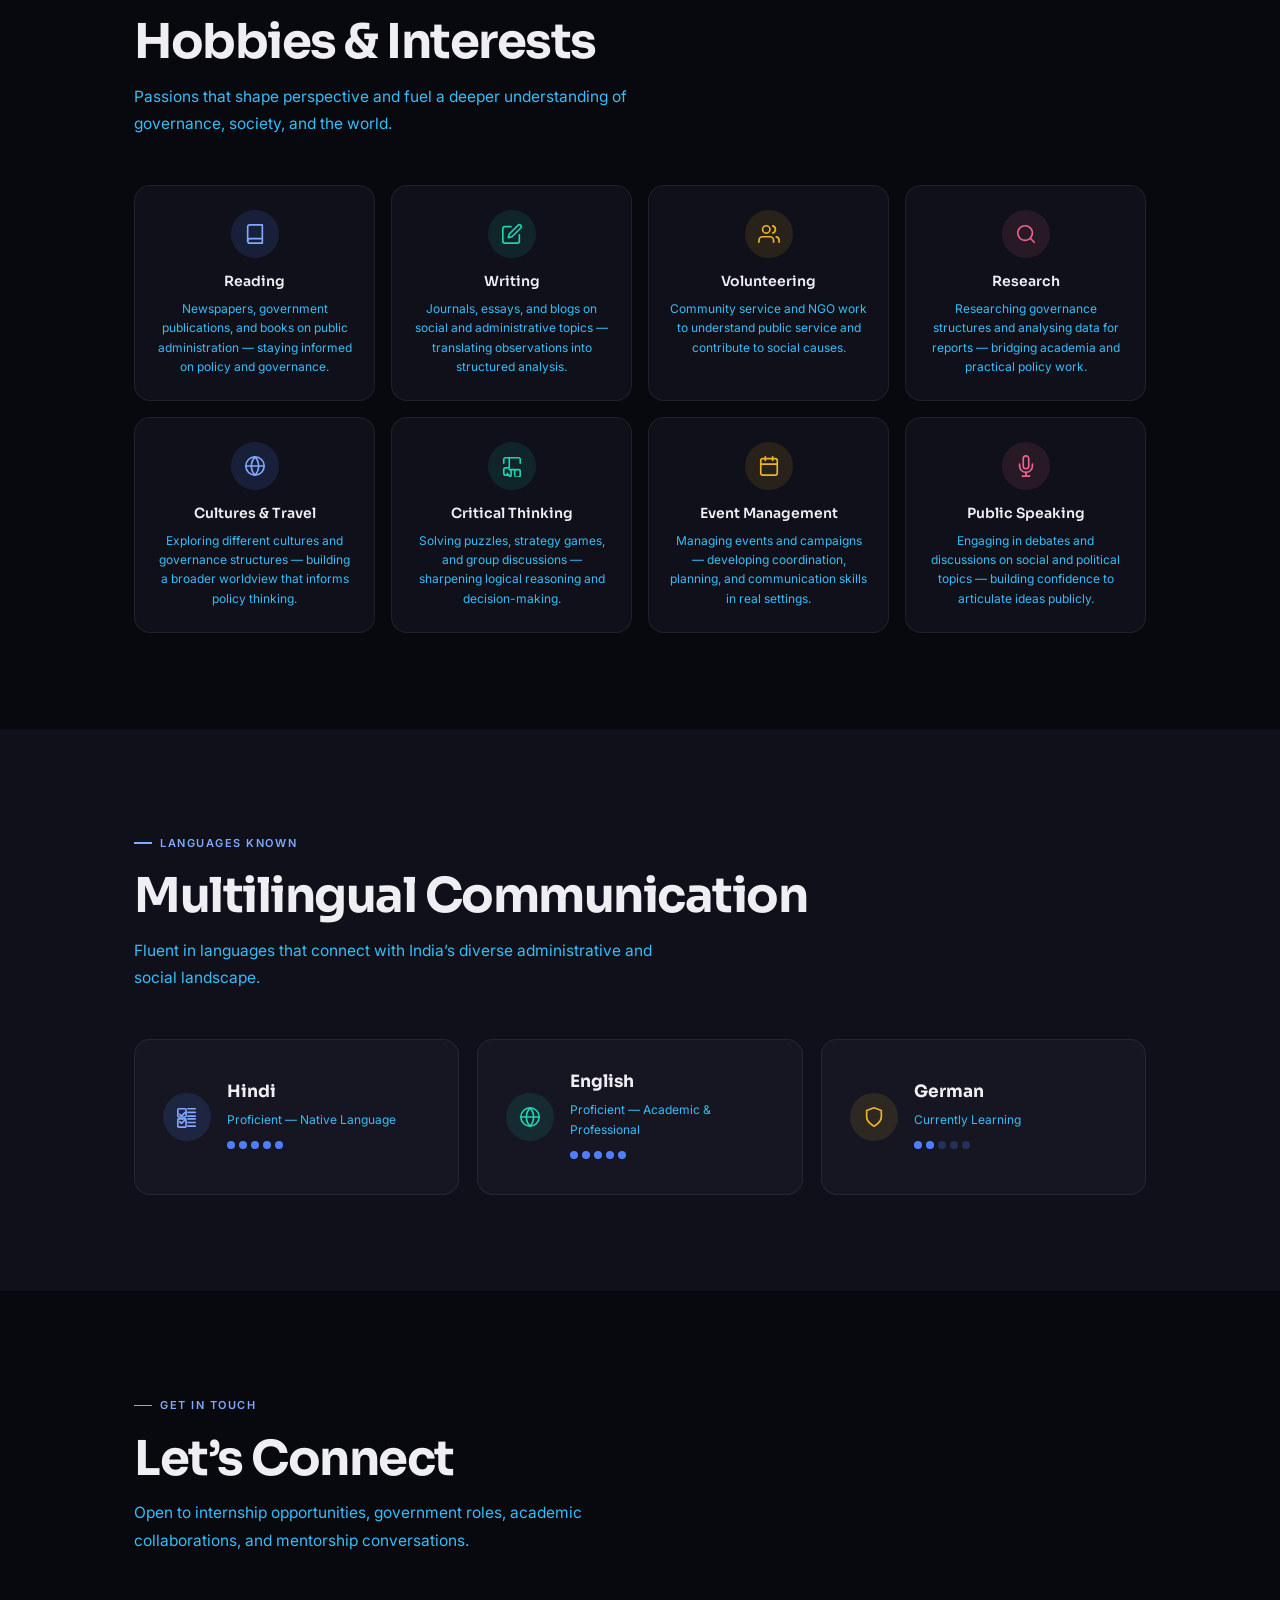
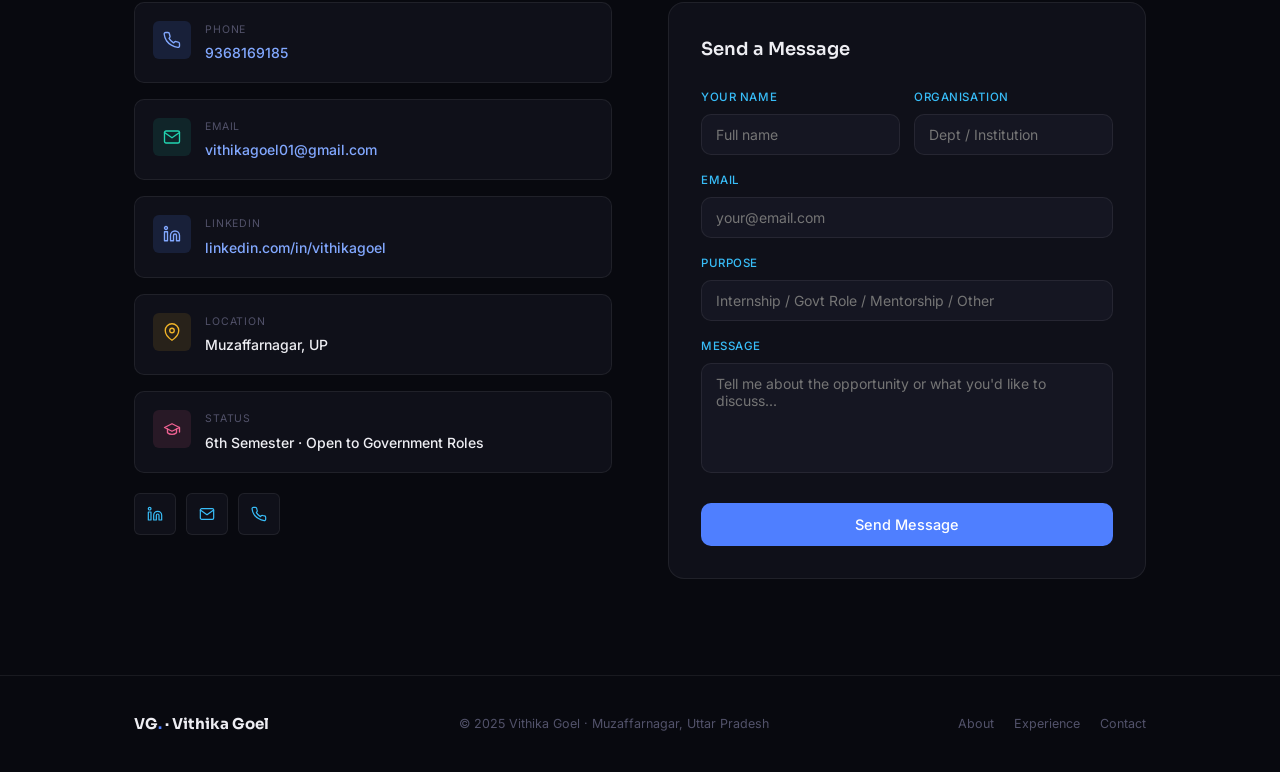
<file: templates/update_portfolio.html>
<!DOCTYPE html>
<html lang="en" data-theme="dark">
<head>
<meta charset="UTF-8"/>
<meta name="viewport" content="width=device-width, initial-scale=1.0"/>
<title>Vithika Goel — Public Administration & Governance</title>
<meta name="description" content="Vithika Goel — BA (Hons.) Government & Administration student with internship experience at District Collectorate, Divisional Forest Office, and Vidhan Sabha, Lucknow."/>
<link rel="preconnect" href="https://fonts.googleapis.com"/>
<link rel="preconnect" href="https://fonts.gstatic.com" crossorigin/>
<link href="https://fonts.googleapis.com/css2?family=Inter:wght@300;400;500;600&family=Sora:wght@300;400;600;700;800&display=swap" rel="stylesheet"/>
<style>
:root{
  --bg:#08090f;--bg-2:#0f1019;--bg-3:#151622;--bg-glass:rgba(15,16,25,0.78);
  --border:rgba(255,255,255,0.07);--border-2:rgba(255,255,255,0.13);
  --text:#eeeef3;--text-2:#38BDF8;--text-3:#52526a;
  --accent:#4f7fff;--accent-2:#82a8ff;--accent-glow:rgba(79,127,255,0.14);
  --teal:#22d3b0;--teal-dim:rgba(34,211,176,0.11);
  --gold:#f0b429;--gold-dim:rgba(240,180,41,0.11);
  --rose:#f06292;--rose-dim:rgba(240,98,146,0.11);
  --radius:16px;--radius-sm:10px;--radius-xs:6px;
  --fd:'Sora',sans-serif;--fb:'Inter',sans-serif;
  --nav-h:66px;--ease:cubic-bezier(0.16,1,0.3,1);
}
.mouse-glow {
  position: fixed;
  width: 480px; height: 480px;
  pointer-events: none;
  border-radius: 50%;
  background: radial-gradient(circle, rgba(79,127,255,.05) 0%, rgba(34,211,176,.02) 50%, transparent 70%);
  transform: translate(-50%, -50%);
  z-index: 0;
}
[data-theme="light"]{
  --bg:#f8f8fc;--bg-2:#f0f0f7;--bg-3:#e8e8f2;--bg-glass:rgba(248,248,252,0.85);
  --border:rgba(0,0,0,0.07);--border-2:rgba(0,0,0,0.13);
  --text:#0a0a18;--text-2:#52526a;--text-3:#9090a8;
  --accent:#2d5bdb;--accent-2:#4f7fff;--accent-glow:rgba(45,91,219,0.08);
  --teal:#0faa8c;--teal-dim:rgba(15,170,140,0.09);
  --gold:#c98a00;--gold-dim:rgba(201,138,0,0.09);
  --rose:#d84080;--rose-dim:rgba(216,64,128,0.09);
}
*,*::before,*::after{box-sizing:border-box;margin:0;padding:0}
html{scroll-behavior:smooth;-webkit-font-smoothing:antialiased}
body{font-family:var(--fb);background:var(--bg);color:var(--text);line-height:1.65;overflow-x:hidden}
::-webkit-scrollbar{width:3px}
::-webkit-scrollbar-track{background:var(--bg)}
::-webkit-scrollbar-thumb{background:var(--border-2);border-radius:3px}

/* ── NAV ── */
nav{position:fixed;top:0;left:0;right:0;z-index:100;height:var(--nav-h);display:flex;align-items:center;justify-content:space-between;padding:0 44px;backdrop-filter:blur(24px);-webkit-backdrop-filter:blur(24px);background:var(--bg-glass);border-bottom:1px solid var(--border);transition:all .3s}
.nav-logo{font-family:var(--fd);font-weight:800;font-size:18px;letter-spacing:-.5px;color:var(--text);text-decoration:none}
.nav-logo span{color:var(--accent)}
.nav-links{display:flex;gap:28px}
.nav-links a{font-size:13px;color:var(--text-2);text-decoration:none;transition:color .2s}
.nav-links a:hover{color:var(--text)}
.nav-r{display:flex;align-items:center;gap:10px}
.btn-theme{background:none;border:1px solid var(--border-2);border-radius:var(--radius-xs);padding:7px 12px;cursor:pointer;color:var(--text-2);font-size:12.5px;font-family:var(--fb);transition:all .2s}
.btn-theme:hover{color:var(--text);border-color:var(--accent)}
.btn-cta{background:var(--accent);border:none;border-radius:var(--radius-xs);padding:9px 20px;color:#fff;font-size:13px;font-weight:500;font-family:var(--fb);cursor:pointer;text-decoration:none;transition:all .2s}
.btn-cta:hover{opacity:.85;transform:translateY(-1px)}
.hamburger{display:none;background:none;border:1px solid var(--border-2);border-radius:var(--radius-xs);padding:7px 10px;cursor:pointer;color:var(--text-2);font-size:15px}
.mob-menu{display:none;position:fixed;inset:0;top:var(--nav-h);background:var(--bg-glass);backdrop-filter:blur(20px);z-index:90;padding:36px 24px;flex-direction:column;gap:28px}
.mob-menu.open{display:flex}
.mob-menu a{font-size:22px;color:var(--text);text-decoration:none;font-family:var(--fd);font-weight:600}

/* ── LAYOUT ── */
section{padding:96px 0;position:relative}
.container{max-width:1100px;margin:0 auto;padding:0 44px}
.lbl{display:inline-flex;align-items:center;gap:8px;font-size:11px;font-weight:600;letter-spacing:.14em;text-transform:uppercase;color:var(--accent-2);margin-bottom:18px}
.lbl::before{content:'';width:18px;height:1.5px;background:var(--accent-2)}
.h2{font-family:var(--fd);font-size:clamp(30px,4vw,48px);font-weight:700;letter-spacing:-1.5px;color:var(--text);margin-bottom:14px;line-height:1.1}
.sub{font-size:15.5px;color:var(--text-2);line-height:1.75;max-width:540px}
.fade-up{opacity:0;transform:translateY(28px);transition:opacity .7s var(--ease),transform .7s var(--ease)}
.fade-up.vis{opacity:1;transform:none}

/* ── ICON SYSTEM ── */
.ico{display:inline-flex;align-items:center;justify-content:center;flex-shrink:0}
.ico svg{stroke:currentColor;fill:none;stroke-linecap:round;stroke-linejoin:round}

/* ── HERO ── */
#hero{min-height:100vh;display:flex;align-items:center;padding-top:var(--nav-h);overflow:hidden}
.hero-grid{position:absolute;inset:0;background-image:linear-gradient(var(--border) 1px,transparent 1px),linear-gradient(90deg,var(--border) 1px,transparent 1px);background-size:56px 56px;mask-image:radial-gradient(ellipse 70% 55% at 50% 0%,black 20%,transparent 100%);opacity:.6}
.orb{position:absolute;border-radius:50%;filter:blur(90px);pointer-events:none}
.orb-a{width:480px;height:480px;top:-80px;right:-60px;background:radial-gradient(circle,rgba(79,127,255,.2),transparent 70%)}
.orb-b{width:380px;height:380px;bottom:40px;left:-80px;background:radial-gradient(circle,rgba(34,211,176,.13),transparent 70%)}
.hero-inner{display:grid;grid-template-columns:1.1fr .9fr;gap:80px;align-items:center;position:relative;z-index:2;width:100%}
.hero-pill{display:inline-flex;align-items:center;gap:8px;background:var(--accent-glow);border:1px solid rgba(79,127,255,.22);border-radius:100px;padding:6px 16px;font-size:12px;color:var(--accent-2);margin-bottom:26px}
.pulse-dot{width:6px;height:6px;border-radius:50%;background:var(--teal);animation:pls 2s infinite}
@keyframes pls{0%,100%{opacity:1;transform:scale(1)}50%{opacity:.4;transform:scale(1.4)}}
h1{font-family:var(--fd);font-size:clamp(42px,5.5vw,70px);font-weight:800;letter-spacing:-2.5px;line-height:1.0;color:var(--text);margin-bottom:6px}
h1 .grad{background:linear-gradient(120deg,var(--accent),var(--teal));-webkit-background-clip:text;-webkit-text-fill-color:transparent;background-clip:text}
.hero-role{font-size:16px;color:var(--text-2);margin-bottom:22px}
.hero-tag{font-family:var(--fd);font-size:clamp(16px,2vw,22px);font-weight:300;color:var(--text);line-height:1.6;margin-bottom:36px;letter-spacing:-.3px}
.hero-tag strong{font-weight:600;color:var(--text)}
.hero-btns{display:flex;gap:12px;flex-wrap:wrap}
.btn-p{background:var(--accent);color:#fff;border:none;border-radius:var(--radius-sm);padding:13px 26px;font-size:14.5px;font-weight:500;font-family:var(--fb);cursor:pointer;text-decoration:none;display:inline-flex;align-items:center;gap:7px;transition:all .25s}
.btn-p:hover{background:var(--accent-2);transform:translateY(-2px);box-shadow:0 10px 28px rgba(79,127,255,.28)}
.btn-g{background:transparent;color:var(--text);border:1px solid var(--border-2);border-radius:var(--radius-sm);padding:13px 26px;font-size:14.5px;font-family:var(--fb);cursor:pointer;text-decoration:none;display:inline-flex;align-items:center;gap:7px;transition:all .25s}
.btn-g:hover{border-color:var(--accent);color:var(--accent);transform:translateY(-2px)}
.hero-stats{display:flex;gap:32px;margin-top:44px;flex-wrap:wrap}
.hs{border-left:1px solid var(--border);padding-left:18px}
.hs:first-child{border-left:none;padding-left:0}
.hs-n{font-family:var(--fd);font-size:28px;font-weight:700;color:var(--text);letter-spacing:-1px}
.hs-l{font-size:11.5px;color:var(--text-3);margin-top:2px}
/* photo */
.hero-photo-wrap{position:relative;display:flex;justify-content:center;align-items:center}
.photo-outer{width:320px;height:320px;border-radius:50%;border:1px solid var(--border-2);display:flex;align-items:center;justify-content:center;position:relative}
.photo-outer::after{content:'';position:absolute;inset:-14px;border-radius:50%;border:1px dashed rgba(79,127,255,.22);animation:spin 28s linear infinite}
@keyframes spin{to{transform:rotate(360deg)}}
.photo-inner{width:280px;height:280px;border-radius:50%;overflow:hidden;border:2px solid var(--border-2);position:relative;z-index:2}
.photo-inner img{width:100%; height:100%; object-fit:cover; object-position:center center;display:block;}
.fc{position:absolute;background:var(--bg-glass);border:1px solid var(--border-2);border-radius:var(--radius-sm);padding:13px 17px;backdrop-filter:blur(14px)}
.fc-1{bottom:20px;left:-50px}
.fc-2{top:30px;right:-44px}
.fc-lbl{font-size:10px;color:var(--text-3);text-transform:uppercase;letter-spacing:.08em;margin-bottom:3px}
.fc-val{font-family:var(--fd);font-size:17px;font-weight:700;color:var(--text)}
.fc-sub{font-size:10.5px;color:var(--teal);margin-top:2px}

/* ── ABOUT ── */
#about{background:var(--bg)}
.about-grid{display:grid;grid-template-columns:1fr 1fr;gap:72px;align-items:start}
.story{font-size:15.5px;color:var(--text-2);line-height:1.82;margin-bottom:18px}
.story strong{color:var(--text);font-weight:500}
.blockq{border-left:2.5px solid var(--accent);padding:18px 22px;background:var(--accent-glow);border-radius:0 var(--radius-sm) var(--radius-sm) 0;margin-top:28px}
.blockq p{font-family:var(--fd);font-size:17px;font-weight:400;color:var(--text);line-height:1.65;font-style:italic}
.blockq cite{font-size:11.5px;color:var(--text-3);margin-top:8px;display:block}
.pillars{display:grid;grid-template-columns:1fr 1fr;gap:14px;margin-top:8px}
.pcard{background:var(--bg-2);border:1px solid var(--border);border-radius:var(--radius);padding:22px;transition:all .3s}
.pcard:hover{border-color:var(--border-2);transform:translateY(-3px)}
.picon{width:38px;height:38px;border-radius:var(--radius-sm);display:flex;align-items:center;justify-content:center;margin-bottom:12px}
.pi-b{background:var(--accent-glow);color:var(--accent-2)}
.pi-t{background:var(--teal-dim);color:var(--teal)}
.pi-g{background:var(--gold-dim);color:var(--gold)}
.pi-r{background:var(--rose-dim);color:var(--rose)}
.ptitle{font-family:var(--fd);font-size:13.5px;font-weight:600;margin-bottom:5px}
.pdesc{font-size:12.5px;color:var(--text-2);line-height:1.6}

/* ── JOURNEY ── */
#journey{background:var(--bg-2)}
.tl{position:relative;margin-top:56px}
.tl::before{content:'';position:absolute;left:50%;top:0;bottom:0;width:1px;background:linear-gradient(to bottom,transparent,var(--border-2) 8%,var(--border-2) 92%,transparent)}
.tl-item{display:grid;grid-template-columns:1fr 1fr;gap:44px;margin-bottom:40px;position:relative;align-items:start}
.tl-item.r{direction:rtl}
.tl-item.r .tc{direction:ltr;text-align:left}
.tl-dot{position:absolute;left:50%;top:26px;transform:translateX(-50%);width:11px;height:11px;border-radius:50%;background:var(--accent);border:2.5px solid var(--bg-2);z-index:2}
.dg{background:var(--gold)}.dt{background:var(--teal)}.dr{background:var(--rose)}
.tc{background:var(--bg-3);border:1px solid var(--border);border-radius:var(--radius);padding:22px 26px;transition:all .3s}
.tc:hover{border-color:var(--border-2);transform:translateY(-2px)}
.tc-yr{font-size:10.5px;font-weight:600;letter-spacing:.12em;text-transform:uppercase;color:var(--accent-2);margin-bottom:7px}
.tc-title{font-family:var(--fd);font-size:16px;font-weight:600;color:var(--text);margin-bottom:3px}
.tc-org{font-size:12.5px;color:var(--teal);margin-bottom:9px}
.tc-desc{font-size:13px;color:var(--text-2);line-height:1.65}
.tc-badge{display:inline-flex;align-items:center;gap:5px;background:var(--gold-dim);color:var(--gold);border-radius:100px;padding:2px 10px;font-size:10.5px;font-weight:600;margin-top:9px}
.tc-badge.rose{background:var(--rose-dim);color:var(--rose)}
.tc-badge.teal{background:var(--teal-dim);color:var(--teal)}

/* ── OBJECTIVE ── */
#objective{background:var(--bg)}
.obj-inner{background:linear-gradient(135deg,var(--bg-2),rgba(79,127,255,.05));border:1px solid var(--border);border-radius:24px;padding:64px;position:relative;overflow:hidden}
.obj-inner::before{content:'VISION';position:absolute;right:-10px;bottom:-20px;font-family:var(--fd);font-size:110px;font-weight:800;color:var(--border);letter-spacing:-4px;pointer-events:none;user-select:none}
.obj-heading{font-family:var(--fd);font-size:clamp(24px,3.5vw,44px);font-weight:700;letter-spacing:-1.5px;color:var(--text);margin-bottom:22px;position:relative;z-index:2}
.obj-text{font-size:15.5px;color:var(--text-2);line-height:1.85;max-width:700px;position:relative;z-index:2}
.obj-pillars{display:grid;grid-template-columns:repeat(3,1fr);gap:18px;margin-top:44px;position:relative;z-index:2}
.op{background:var(--bg-glass);border:1px solid var(--border-2);border-radius:var(--radius);padding:22px;backdrop-filter:blur(10px)}
.op-n{font-family:var(--fd);font-size:30px;font-weight:800;color:var(--accent);opacity:.35;letter-spacing:-2px;margin-bottom:10px}
.op-title{font-family:var(--fd);font-size:14px;font-weight:600;color:var(--text);margin-bottom:6px}
.op-desc{font-size:12.5px;color:var(--text-2);line-height:1.6}

/* ── EXPERIENCE ── */
#experience{background:var(--bg-2)}
.exp-grid{display:grid;grid-template-columns:repeat(3,1fr);gap:20px;margin-top:48px}
.exp-card{background:var(--bg-3);border:1px solid var(--border);border-radius:var(--radius);padding:28px;transition:all .3s;position:relative;overflow:hidden}
.exp-card:hover{border-color:var(--accent);transform:translateY(-4px)}
.exp-card::before{content:'';position:absolute;top:0;left:0;right:0;height:2.5px;border-radius:2.5px 2.5px 0 0}
.ec-b::before{background:var(--accent)}.ec-t::before{background:var(--teal)}.ec-g::before{background:var(--gold)}
.exp-ico-wrap{width:44px;height:44px;border-radius:var(--radius-sm);display:flex;align-items:center;justify-content:center;margin-bottom:16px}
.exp-title{font-family:var(--fd);font-size:15.5px;font-weight:700;color:var(--text);margin-bottom:4px}
.exp-org{font-size:12.5px;color:var(--accent-2);margin-bottom:6px;font-weight:500}
.exp-dur{font-size:11px;color:var(--text-3);margin-bottom:14px;display:flex;align-items:center;gap:5px}
.exp-desc{font-size:13px;color:var(--text-2);line-height:1.65}
.exp-tag{display:inline-flex;align-items:center;gap:5px;margin-top:14px;background:var(--accent-glow);color:var(--accent-2);border-radius:100px;padding:3px 11px;font-size:11px;font-weight:600}

/* ── ACHIEVEMENTS ── */
#achievements{background:var(--bg)}
.ach-grid{display:grid;grid-template-columns:repeat(2,1fr);gap:18px;margin-top:48px}
.acard{background:var(--bg-2);border:1px solid var(--border);border-radius:var(--radius);padding:26px;display:flex;gap:18px;align-items:flex-start;transition:all .3s}
.acard:hover{border-color:var(--gold);transform:translateY(-2px)}
.aicon{min-width:46px;height:46px;border-radius:var(--radius-sm);display:flex;align-items:center;justify-content:center}
.ai-g{background:var(--gold-dim);color:var(--gold)}
.ai-b{background:var(--accent-glow);color:var(--accent-2)}
.ai-t{background:var(--teal-dim);color:var(--teal)}
.ai-r{background:var(--rose-dim);color:var(--rose)}
.ayr{font-size:10.5px;font-weight:600;color:var(--text-3);letter-spacing:.1em;text-transform:uppercase;margin-bottom:4px}
.atitle{font-family:var(--fd);font-size:15px;font-weight:600;color:var(--text);margin-bottom:4px}
.abody{font-size:13px;color:var(--text-2);line-height:1.6}
.cgpa-band{display:grid;grid-template-columns:repeat(2,1fr);gap:1px;background:var(--border);border:1px solid var(--border);border-radius:var(--radius);overflow:hidden;margin-top:20px}
.cgpa-cell{background:var(--bg-2);padding:24px 28px}
.cgpa-n{font-family:var(--fd);font-size:32px;font-weight:700;color:var(--text);letter-spacing:-1px}
.cgpa-t{color:var(--teal)}
.cgpa-l{font-size:12.5px;color:var(--text-2);margin-top:3px}

/* ── SKILLS ── */
#skills{background:var(--bg-2)}
.skills-bento{display:grid;grid-template-columns:repeat(3,1fr);gap:18px;margin-top:48px}
.sk{background:var(--bg-3);border:1px solid var(--border);border-radius:var(--radius);padding:26px;transition:all .3s}
.sk:hover{border-color:var(--border-2);transform:translateY(-3px)}
.sk.span2{grid-column:span 2}
.sk-ico{width:40px;height:40px;border-radius:var(--radius-sm);display:flex;align-items:center;justify-content:center;margin-bottom:14px}
.sk-title{font-family:var(--fd);font-size:15px;font-weight:600;color:var(--text);margin-bottom:8px}
.sk-desc{font-size:13px;color:var(--text-2);line-height:1.65}
.chips{display:flex;flex-wrap:wrap;gap:7px;margin-top:14px}
.chip{background:var(--bg-2);border:1px solid var(--border);border-radius:100px;padding:4px 12px;font-size:11.5px;color:var(--text-2)}
.chip.a{background:var(--accent-glow);border-color:rgba(79,127,255,.2);color:var(--accent-2)}
.chip.t{background:var(--teal-dim);border-color:rgba(34,211,176,.18);color:var(--teal)}
.plist{margin-top:14px}
.pi2{margin-bottom:12px}
.pi2-h{display:flex;justify-content:space-between;margin-bottom:5px}
.pi2-n{font-size:12.5px;color:var(--text-2)}
.pi2-p{font-size:11.5px;font-weight:600;color:var(--accent-2)}
.pi2-bar{height:3.5px;background:var(--border-2);border-radius:100px;overflow:hidden}
.pi2-fill{height:100%;border-radius:100px;background:linear-gradient(90deg,var(--accent),var(--accent-2));transition:width 1.2s ease}

/* ── HOBBIES ── */
#hobbies{background:var(--bg)}
.hob-grid{display:grid;grid-template-columns:repeat(4,1fr);gap:16px;margin-top:48px}
.hcard{background:var(--bg-2);border:1px solid var(--border);border-radius:var(--radius);padding:24px 20px;text-align:center;transition:all .3s}
.hcard:hover{border-color:var(--border-2);transform:translateY(-3px)}
.hcard-ico{width:48px;height:48px;border-radius:50%;display:flex;align-items:center;justify-content:center;margin:0 auto 12px}
.hcard-title{font-family:var(--fd);font-size:14px;font-weight:600;color:var(--text);margin-bottom:6px}
.hcard-desc{font-size:12px;color:var(--text-2);line-height:1.6}

/* ── LANGUAGES ── */
#languages{background:var(--bg-2)}
.lang-grid{display:grid;grid-template-columns:repeat(3,1fr);gap:18px;margin-top:48px}
.lcard{background:var(--bg-3);border:1px solid var(--border);border-radius:var(--radius);padding:28px;display:flex;align-items:center;gap:16px;transition:all .3s}
.lcard:hover{border-color:var(--border-2);transform:translateY(-2px)}
.lflag-ico{width:48px;height:48px;border-radius:50%;display:flex;align-items:center;justify-content:center;flex-shrink:0}
.lname{font-family:var(--fd);font-size:17px;font-weight:700;color:var(--text);margin-bottom:4px}
.llevel{font-size:12px;color:var(--text-2)}
.ldots{display:inline-flex;gap:4px;margin-top:6px}
.ld{width:8px;height:8px;border-radius:50%}
.ld.on{background:var(--accent)}
.ld.off{background:var(--accent);opacity:.25}

/* ── CONTACT ── */
#contact{background:var(--bg)}
.contact-grid{display:grid;grid-template-columns:1fr 1fr;gap:56px;margin-top:48px;align-items:start}
.cinfo{display:flex;flex-direction:column;gap:16px}
.ci{display:flex;align-items:flex-start;gap:14px;background:var(--bg-2);border:1px solid var(--border);border-radius:var(--radius-sm);padding:18px;transition:all .2s}
.ci:hover{border-color:var(--border-2)}
.ci-ico{width:38px;height:38px;border-radius:var(--radius-xs);display:flex;align-items:center;justify-content:center;flex-shrink:0}
.ci-lbl{font-size:10.5px;color:var(--text-3);text-transform:uppercase;letter-spacing:.08em;margin-bottom:3px}
.ci-val{font-size:14px;color:var(--text);font-weight:500}
.ci-val a{color:var(--accent-2);text-decoration:none}
.ci-val a:hover{text-decoration:underline}
.cform{background:var(--bg-2);border:1px solid var(--border);border-radius:var(--radius);padding:32px}
.cform-title{font-family:var(--fd);font-size:18px;font-weight:600;color:var(--text);margin-bottom:24px}
.fg{margin-bottom:16px}
.flbl{font-size:11.5px;font-weight:500;color:var(--text-2);margin-bottom:7px;display:block;text-transform:uppercase;letter-spacing:.05em}
.finput,.ftarea{width:100%;background:var(--bg-3);border:1px solid var(--border);border-radius:var(--radius-sm);padding:11px 14px;font-size:14px;color:var(--text);font-family:var(--fb);outline:none;transition:border-color .2s;resize:none}
.finput:focus,.ftarea:focus{border-color:var(--accent)}
.ftarea{min-height:110px}
.frow{display:grid;grid-template-columns:1fr 1fr;gap:14px}
.btn-sub{width:100%;background:var(--accent);color:#fff;border:none;border-radius:var(--radius-sm);padding:13px;font-size:14.5px;font-weight:500;font-family:var(--fb);cursor:pointer;transition:all .25s;margin-top:6px}
.btn-sub:hover{background:var(--accent-2);transform:translateY(-1px)}
.socials{display:flex;gap:10px;margin-top:20px}
.soc-btn{width:42px;height:42px;background:var(--bg-2);border:1px solid var(--border);border-radius:var(--radius-xs);display:flex;align-items:center;justify-content:center;text-decoration:none;color:var(--text-2);transition:all .2s}
.soc-btn:hover{border-color:var(--accent);color:var(--accent);transform:translateY(-2px)}

/* ── FOOTER ── */
footer{background:var(--bg);border-top:1px solid var(--border);padding:36px 0}
.fi{display:flex;justify-content:space-between;align-items:center}
.fbrand{font-family:var(--fd);font-size:15px;font-weight:700;color:var(--text)}
.fbrand span{color:var(--accent)}
.fcopy{font-size:12.5px;color:var(--text-3)}
.flinks{display:flex;gap:20px}
.flinks a{font-size:12.5px;color:var(--text-3);text-decoration:none;transition:color .2s}
.flinks a:hover{color:var(--text-2)}

@media(max-width:880px){
  .nav-links,.nav-r{display:none}.hamburger{display:flex}
  .hero-inner{grid-template-columns:1fr;gap:44px}
  .hero-photo-wrap{order:-1}
  .photo-outer{width:220px;height:220px}.photo-inner{width:194px;height:194px}
  .fc-1,.fc-2{display:none}
  .about-grid,.tl-item,.contact-grid{grid-template-columns:1fr}
  .tl-item.r{direction:ltr}
  .tl::before{left:16px}.tl-dot{left:16px}
  .tl-item{gap:10px}
  .obj-pillars{grid-template-columns:1fr}
  .exp-grid{grid-template-columns:1fr}
  .ach-grid{grid-template-columns:1fr}
  .skills-bento{grid-template-columns:1fr}.sk.span2{grid-column:span 1}
  .hob-grid{grid-template-columns:repeat(2,1fr)}
  .lang-grid{grid-template-columns:1fr}
  .fi{flex-direction:column;gap:16px;text-align:center}
  .frow{grid-template-columns:1fr}
  .obj-inner{padding:36px 24px}
  .container{padding:0 20px}
  .hero-stats{gap:18px}
  .pillars{grid-template-columns:1fr 1fr}
  .cgpa-band{grid-template-columns:1fr 1fr}
}
</style>
</head>
<body>

<!-- NAV -->
<header id="hdr" style="position:fixed; top:0; left:0; width:100%; height:66px; z-index:1000; display:flex; align-items:center; background:rgba(8,9,15,0.8); backdrop-filter:blur(20px); border-bottom:1px solid var(--border);">
  <nav style="width:100%; max-width:1100px; margin:0 auto; padding:0 44px; display:flex; align-items:center; justify-content:space-between;">
    <a href="/" class="nav-logo" style="display:flex; align-items:center; gap:8px; font-weight:800; font-size:18px; text-decoration:none;">
      VG<span style="color:var(--accent);">.</span> &middot; VIZOLANE
    </a>
    <div class="nav-links" style="display:flex; gap:28px;">
      <a href="/">Home</a>
      <a href="/#vision">Vision</a>
      <a href="/#how">Technology</a>
      <a href="/#team">About Us</a>
      <a href="/#internship">Internship</a>
    </div>
    <div class="nav-r">
      <a href="/#contact" class="btn-cta" style="background:var(--accent); border-radius:var(--radius-xs); padding:9px 20px; color:#fff; font-size:13px; font-weight:500; text-decoration:none;">Get in Touch</a>
    </div>
  </nav>
</header>

<!-- HERO -->
<section id="hero">
  <div class="hero-grid"></div>
  <div class="orb orb-a"></div>
  <div class="orb orb-b"></div>
  <div class="container">
    <div class="hero-inner">
      <div class="fade-up">
        <div class="hero-pill">
          <span class="pulse-dot"></span>
          Public Administration &middot; Governance &middot; Policy
        </div>
        <h1>Vithika<br/><span class="grad">Goel</span></h1>
        <p class="hero-role">BA (Hons.) Government &amp; Administration &middot; 6th Semester</p>
        <p class="hero-tag">Committed to <strong>public service</strong> and evidence-based <strong>governance</strong> &mdash; bridging academic insight with on-the-ground experience across India&rsquo;s most vital institutions.</p>
        <div class="hero-btns">
          <a href="#experience" class="btn-p">View Experience
            <svg width="14" height="14" viewBox="0 0 24 24" stroke-width="2.5"><line x1="5" y1="12" x2="19" y2="12"/><polyline points="12 5 19 12 12 19"/></svg>
          </a>
          <a href="#contact" class="btn-g">Get in Touch</a>
        </div>
        <div class="hero-stats">
          <div class="hs"><div class="hs-n">3</div><div class="hs-l">Govt Offices</div></div>
          <div class="hs"><div class="hs-n">9.50</div><div class="hs-l">CGPA Sem 1</div></div>
          <div class="hs"><div class="hs-n">90.2%</div><div class="hs-l">Intermediate</div></div>
          <div class="hs"><div class="hs-n">7th</div><div class="hs-l">District Rank</div></div>
        </div>
      </div>
      <div class="hero-photo-wrap fade-up" style="transition-delay:.15s">
        <div class="photo-outer">
          <div class="photo-inner">
            <img src="/static/images/vithika.jpg" alt="Vithika Goel"style="width:280px; height:280px; border-radius:50%; object-fit:cover;display:block;">
          </div>
        </div>
        
      </div>
    </div>
  </div>
</section>

<!-- ABOUT -->
<section id="about">
  <div class="container">
    <div class="about-grid">
      <div class="fade-up">
        <div class="lbl">About Me</div>
        <h2 class="h2">Analytical. Driven. Built for Public Service.</h2>
        <p class="story">I am a <strong>BA (Hons.) Government &amp; Administration student</strong> with a strong foundation in public administration, political science, and sociology. My academic journey has been matched by real-world exposure &mdash; interning across three government institutions, from the district level to the state legislature.</p>
        <p class="story">Raised in <strong>Kukra, Muzaffarnagar, Uttar Pradesh</strong>, I understand firsthand what governance means to ordinary citizens. That conviction drives my commitment to a career in public policy &mdash; where I can contribute meaningfully to national development.</p>
        <p class="story">My <strong>9.50 CGPA in Semester 1</strong> and government scholarship reflect academic dedication, while my internships at the District Collectorate, Divisional Forest Office, and Vidhan Sabha reflect a commitment to translating knowledge into practice.</p>
        <div class="blockq">
          <p>&ldquo;The primary goal is to work within the government sector &mdash; gaining practical experience in policy implementation, administrative procedures, and governance.&rdquo;</p>
          <cite>&mdash; Vithika Goel, Career Objective</cite>
        </div>
      </div>
      <div class="fade-up" style="transition-delay:.1s">
        <div class="pillars">
          <div class="pcard">
            <div class="picon pi-b">
              <svg width="18" height="18" viewBox="0 0 24 24" stroke="currentColor" stroke-width="2" fill="none" stroke-linecap="round" stroke-linejoin="round"><circle cx="12" cy="12" r="10"/><line x1="12" y1="8" x2="12" y2="12"/><line x1="12" y1="16" x2="12.01" y2="16"/></svg>
            </div>
            <div class="ptitle">Mission</div>
            <div class="pdesc">Contribute to public policy and governance that directly improves citizens&rsquo; lives across India.</div>
          </div>
          <div class="pcard">
            <div class="picon pi-t">
              <svg width="18" height="18" viewBox="0 0 24 24" stroke="currentColor" stroke-width="2" fill="none" stroke-linecap="round" stroke-linejoin="round"><path d="M14 2H6a2 2 0 0 0-2 2v16a2 2 0 0 0 2 2h12a2 2 0 0 0 2-2V8z"/><polyline points="14 2 14 8 20 8"/><line x1="16" y1="13" x2="8" y2="13"/><line x1="16" y1="17" x2="8" y2="17"/><polyline points="10 9 9 9 8 9"/></svg>
            </div>
            <div class="ptitle">Approach</div>
            <div class="pdesc">Meticulous observation, structured record-keeping, and willingness to learn from every interaction.</div>
          </div>
          <div class="pcard">
            <div class="picon pi-g">
              <svg width="18" height="18" viewBox="0 0 24 24" stroke="currentColor" stroke-width="2" fill="none" stroke-linecap="round" stroke-linejoin="round"><path d="M4 19.5A2.5 2.5 0 0 1 6.5 17H20"/><path d="M6.5 2H20v20H6.5A2.5 2.5 0 0 1 4 19.5v-15A2.5 2.5 0 0 1 6.5 2z"/></svg>
            </div>
            <div class="ptitle">Foundation</div>
            <div class="pdesc">Strong academic base in public administration, political science, and sociology.</div>
          </div>
          <div class="pcard">
            <div class="picon pi-r">
              <svg width="18" height="18" viewBox="0 0 24 24" stroke="currentColor" stroke-width="2" fill="none" stroke-linecap="round" stroke-linejoin="round"><path d="M17 21v-2a4 4 0 0 0-4-4H5a4 4 0 0 0-4 4v2"/><circle cx="9" cy="7" r="4"/><path d="M23 21v-2a4 4 0 0 0-3-3.87"/><path d="M16 3.13a4 4 0 0 1 0 7.75"/></svg>
            </div>
            <div class="ptitle">Character</div>
            <div class="pdesc">Courteous, punctual, team-oriented, and enthusiastic under all circumstances.</div>
          </div>
        </div>
      </div>
    </div>
  </div>
</section>

<!-- JOURNEY -->
<section id="journey">
  <div class="container">
    <div class="lbl">Timeline</div>
    <h2 class="h2">Education &amp; Career Journey</h2>
    <p class="sub">From school topper to state legislature intern &mdash; every step has been purposeful.</p>
    <div class="tl fade-up">

      <div class="tl-item">
        <div class="tc">
          <div class="tc-yr">Until 2020</div>
          <div class="tc-title">High School</div>
          <div class="tc-org">UP Board &middot; Muzaffarnagar</div>
          <div class="tc-desc">Completed high school with 81.83%, building a strong foundation in core academics and developing early interest in social sciences and governance.</div>
        </div>
        <div></div><div class="tl-dot"></div>
      </div>

      <div class="tl-item r">
        <div class="tc">
          <div class="tc-yr">Intermediate</div>
          <div class="tc-title">UP Board Intermediate</div>
          <div class="tc-org">UP Board &middot; Muzaffarnagar</div>
          <div class="tc-desc">Achieved 90.20% &mdash; securing the 7th rank in the entire Muzaffarnagar district. This performance directly earned a 100% tuition scholarship from the college.</div>
          <div class="tc-badge">
            <svg width="11" height="11" viewBox="0 0 24 24" stroke="currentColor" stroke-width="2.5" fill="none"><circle cx="12" cy="8" r="6"/><path d="M15.477 12.89L17 22l-5-3-5 3 1.523-9.11"/></svg>
            7th District Rank
          </div>
        </div>
        <div></div><div class="tl-dot dg"></div>
      </div>

      <div class="tl-item">
        <div class="tc">
          <div class="tc-yr">2022 &ndash; Present</div>
          <div class="tc-title">BA (Hons.) Government &amp; Administration</div>
          <div class="tc-org">6th Semester (Final Year)</div>
          <div class="tc-desc">Specialising in public administration, political science, and sociology. Secured 9.50 CGPA in Sem 1 and 9.60 CGPA in Sem 2. Awarded government scholarship for excellence in college grades.</div>
          <div class="tc-badge teal">
            <svg width="11" height="11" viewBox="0 0 24 24" stroke="currentColor" stroke-width="2.5" fill="none"><polyline points="22 12 18 12 15 21 9 3 6 12 2 12"/></svg>
            9.6 CGPA &middot; Govt Scholarship
          </div>
        </div>
        <div></div><div class="tl-dot dt"></div>
      </div>

      <div class="tl-item r">
        <div class="tc">
          <div class="tc-yr">Jan 2024</div>
          <div class="tc-title">Intern &mdash; District Collectorate</div>
          <div class="tc-org">Meerut, Uttar Pradesh</div>
          <div class="tc-desc">First hands-on exposure to district-level administration. Observed functioning of the collectorate and maintained daily report diaries documenting work and lessons learned.</div>
          <div class="tc-badge rose">
            <svg width="11" height="11" viewBox="0 0 24 24" stroke="currentColor" stroke-width="2.5" fill="none"><rect x="2" y="3" width="20" height="14" rx="2"/><line x1="8" y1="21" x2="16" y2="21"/><line x1="12" y1="17" x2="12" y2="21"/></svg>
            Administrative Experience
          </div>
        </div>
        <div></div><div class="tl-dot dr"></div>
      </div>

      <div class="tl-item">
        <div class="tc">
          <div class="tc-yr">Jun &ndash; Jul 2024</div>
          <div class="tc-title">Intern &mdash; Divisional Forest Office</div>
          <div class="tc-org">Meerut, Uttar Pradesh</div>
          <div class="tc-desc">Gained understanding of forest administration and the Meerut Forest Division&rsquo;s operations. Prepared detailed daily report diaries on all observed institutional processes.</div>
        </div>
        <div></div><div class="tl-dot dt"></div>
      </div>

      <div class="tl-item r">
        <div class="tc">
          <div class="tc-yr">Jun &ndash; Aug 2025</div>
          <div class="tc-title">Intern &mdash; Vidhan Sabha</div>
          <div class="tc-org">State Legislature, Lucknow, UP</div>
          <div class="tc-desc">Most prestigious internship &mdash; gaining direct understanding of the Legislative Assembly of Uttar Pradesh. Documented legislative processes, committee meetings, and state governance workflows.</div>
          <div class="tc-badge">
            <svg width="11" height="11" viewBox="0 0 24 24" stroke="currentColor" stroke-width="2.5" fill="none"><path d="M3 9l9-7 9 7v11a2 2 0 0 1-2 2H5a2 2 0 0 1-2-2z"/><polyline points="9 22 9 12 15 12 15 22"/></svg>
            State Legislature
          </div>
        </div>
        <div></div><div class="tl-dot dg"></div>
      </div>

    </div>
  </div>
</section>

<!-- OBJECTIVE -->
<section id="objective">
  <div class="container">
    <div class="obj-inner fade-up">
      <div class="lbl">Career Objective</div>
      <div class="obj-heading">Working Toward a Career<br/>in Governance &amp; Policy</div>
      <p class="obj-text">The primary goal is to work with or under the government sector &mdash; gaining practical experience in policy implementation, administrative procedures, and governance. This includes contributing to public service by working on initiatives that benefit society and address public issues, while building skills in policy analysis, project management, and communication. Understanding the functioning of government departments fosters civic awareness and a sense of responsibility toward contributing to national development.</p>
      <div class="obj-pillars">
        <div class="op"><div class="op-n">01</div><div class="op-title">Policy Implementation</div><div class="op-desc">Gain deep expertise in how policies move from paper to ground-level reality.</div></div>
        <div class="op"><div class="op-n">02</div><div class="op-title">Administrative Mastery</div><div class="op-desc">Build fluency in government procedures, record management, and inter-departmental coordination.</div></div>
        <div class="op"><div class="op-n">03</div><div class="op-title">Public Impact</div><div class="op-desc">Work on initiatives that address real public issues and deliver measurable outcomes for citizens.</div></div>
      </div>
    </div>
  </div>
</section>

<!-- EXPERIENCE -->
<section id="experience">
  <div class="container">
    <div class="lbl">Internship Experience</div>
    <h2 class="h2">Government Offices &middot; On the Ground</h2>
    <p class="sub">Three government internships across district, forest, and legislative administration &mdash; all within Uttar Pradesh.</p>
    <div class="exp-grid fade-up">
      <div class="exp-card ec-b">
        <div class="exp-ico-wrap pi-b">
          <svg width="22" height="22" viewBox="0 0 24 24" stroke="currentColor" stroke-width="1.8" fill="none" stroke-linecap="round" stroke-linejoin="round"><path d="M3 9l9-7 9 7v11a2 2 0 0 1-2 2H5a2 2 0 0 1-2-2z"/><polyline points="9 22 9 12 15 12 15 22"/></svg>
        </div>
        <div class="exp-title">District Collectorate</div>
        <div class="exp-org">Meerut, Uttar Pradesh</div>
        <div class="exp-dur">
          <svg width="11" height="11" viewBox="0 0 24 24" stroke="currentColor" stroke-width="2" fill="none"><rect x="3" y="4" width="18" height="18" rx="2"/><line x1="16" y1="2" x2="16" y2="6"/><line x1="8" y1="2" x2="8" y2="6"/><line x1="3" y1="10" x2="21" y2="10"/></svg>
          January 1 &ndash; January 15, 2024
        </div>
        <div class="exp-desc">Observed the day-to-day functioning of district administration &mdash; one of India&rsquo;s most critical governance layers. Understood how a collectorate coordinates revenue, law enforcement, welfare, and development. Documented all observations through structured daily report diaries.</div>
        <span class="exp-tag">
          <svg width="11" height="11" viewBox="0 0 24 24" stroke="currentColor" stroke-width="2" fill="none"><path d="M20.59 13.41l-7.17 7.17a2 2 0 0 1-2.83 0L2 12V2h10l8.59 8.59a2 2 0 0 1 0 2.82z"/><line x1="7" y1="7" x2="7.01" y2="7"/></svg>
          District Administration
        </span>
      </div>
      <div class="exp-card ec-t">
        <div class="exp-ico-wrap pi-t">
          <svg width="22" height="22" viewBox="0 0 24 24" stroke="currentColor" stroke-width="1.8" fill="none" stroke-linecap="round" stroke-linejoin="round"><path d="M12 22s8-4 8-10V5l-8-3-8 3v7c0 6 8 10 8 10z"/></svg>
        </div>
        <div class="exp-title">Divisional Forest Office</div>
        <div class="exp-org">Meerut, Uttar Pradesh</div>
        <div class="exp-dur">
          <svg width="11" height="11" viewBox="0 0 24 24" stroke="currentColor" stroke-width="2" fill="none"><rect x="3" y="4" width="18" height="18" rx="2"/><line x1="16" y1="2" x2="16" y2="6"/><line x1="8" y1="2" x2="8" y2="6"/><line x1="3" y1="10" x2="21" y2="10"/></svg>
          June 1 &ndash; July 22, 2024
        </div>
        <div class="exp-desc">Gained a comprehensive understanding of the Meerut Forest Division &mdash; its mandate, operational structure, and day-to-day administration. Strengthened skills in observation, record-keeping, and organisational learning in a government forest office context.</div>
        <span class="exp-tag">
          <svg width="11" height="11" viewBox="0 0 24 24" stroke="currentColor" stroke-width="2" fill="none"><path d="M20.59 13.41l-7.17 7.17a2 2 0 0 1-2.83 0L2 12V2h10l8.59 8.59a2 2 0 0 1 0 2.82z"/><line x1="7" y1="7" x2="7.01" y2="7"/></svg>
          Forest Administration
        </span>
      </div>
      <div class="exp-card ec-g">
        <div class="exp-ico-wrap pi-g">
          <svg width="22" height="22" viewBox="0 0 24 24" stroke="currentColor" stroke-width="1.8" fill="none" stroke-linecap="round" stroke-linejoin="round"><rect x="2" y="7" width="20" height="14" rx="2"/><path d="M16 7V5a2 2 0 0 0-2-2h-4a2 2 0 0 0-2 2v2"/><line x1="12" y1="12" x2="12" y2="16"/><line x1="10" y1="14" x2="14" y2="14"/></svg>
        </div>
        <div class="exp-title">Vidhan Sabha &mdash; State Legislature</div>
        <div class="exp-org">Lucknow, Uttar Pradesh</div>
        <div class="exp-dur">
          <svg width="11" height="11" viewBox="0 0 24 24" stroke="currentColor" stroke-width="2" fill="none"><rect x="3" y="4" width="18" height="18" rx="2"/><line x1="16" y1="2" x2="16" y2="6"/><line x1="8" y1="2" x2="8" y2="6"/><line x1="3" y1="10" x2="21" y2="10"/></svg>
          June 1 &ndash; August 2025
        </div>
        <div class="exp-desc">Most advanced internship &mdash; at the Legislative Assembly of Uttar Pradesh. Gained understanding of legislative functioning, procedures, debates, and governance structures at state level. Prepared detailed daily report diaries on legislative processes and committee meetings.</div>
        <span class="exp-tag">
          <svg width="11" height="11" viewBox="0 0 24 24" stroke="currentColor" stroke-width="2" fill="none"><path d="M20.59 13.41l-7.17 7.17a2 2 0 0 1-2.83 0L2 12V2h10l8.59 8.59a2 2 0 0 1 0 2.82z"/><line x1="7" y1="7" x2="7.01" y2="7"/></svg>
          Legislative Assembly
        </span>
      </div>
    </div>
  </div>
</section>

<!-- ACHIEVEMENTS -->
<section id="achievements">
  <div class="container">
    <div class="lbl">Recognition</div>
    <h2 class="h2">Achievements &amp; Academic Excellence</h2>
    <p class="sub">Recognition earned through consistent performance, civic commitment, and dedication to learning.</p>
    <div class="ach-grid fade-up">
      <div class="acard">
        <div class="aicon ai-g">
          <svg width="22" height="22" viewBox="0 0 24 24" stroke="currentColor" stroke-width="1.8" fill="none" stroke-linecap="round" stroke-linejoin="round"><circle cx="12" cy="8" r="6"/><path d="M15.477 12.89L17 22l-5-3-5 3 1.523-9.11"/></svg>
        </div>
        <div>
          <div class="ayr">Intermediate &middot; UP Board</div>
          <div class="atitle">7th Rank in District &mdash; UP Board Intermediate</div>
          <div class="abody">Secured the 7th rank in the entire Muzaffarnagar district in UP Board Intermediate examinations with 90.20% &mdash; a result that earned national-level academic recognition.</div>
        </div>
      </div>
      <div class="acard">
        <div class="aicon ai-b">
          <svg width="22" height="22" viewBox="0 0 24 24" stroke="currentColor" stroke-width="1.8" fill="none" stroke-linecap="round" stroke-linejoin="round"><path d="M22 10v6M2 10l10-5 10 5-10 5z"/><path d="M6 12v5c3 3 9 3 12 0v-5"/></svg>
        </div>
        <div>
          <div class="ayr">College &middot; Scholarship</div>
          <div class="atitle">100% Full Tuition Scholarship</div>
          <div class="abody">Awarded a 100% scholarship covering the full tuition fee of the undergraduate programme by the college &mdash; based entirely on academic merit and Intermediate performance.</div>
        </div>
      </div>
      <div class="acard">
        <div class="aicon ai-t">
          <svg width="22" height="22" viewBox="0 0 24 24" stroke="currentColor" stroke-width="1.8" fill="none" stroke-linecap="round" stroke-linejoin="round"><rect x="1" y="4" width="22" height="16" rx="2"/><line x1="1" y1="10" x2="23" y2="10"/></svg>
        </div>
        <div>
          <div class="ayr">Government &middot; Scholarship</div>
          <div class="atitle">Government Scholarship for Academic Excellence</div>
          <div class="abody">Received a government scholarship awarded specifically for excellence in college grades and performance &mdash; recognising sustained academic achievement throughout the programme.</div>
        </div>
      </div>
      <div class="acard">
        <div class="aicon ai-r">
          <svg width="22" height="22" viewBox="0 0 24 24" stroke="currentColor" stroke-width="1.8" fill="none" stroke-linecap="round" stroke-linejoin="round"><polyline points="22 12 18 12 15 21 9 3 6 12 2 12"/></svg>
        </div>
        <div>
          <div class="ayr">Academic &middot; GPA</div>
          <div class="atitle">9.50 &amp; 9.60 CGPA &mdash; Semesters 1 &amp; 2</div>
          <div class="abody">Scored 9.50 CGPA in the first semester and 9.60 CGPA in the second semester &mdash; demonstrating consistent academic excellence in Government &amp; Administration.</div>
        </div>
      </div>
    </div>
    <div class="cgpa-band fade-up">
      <div class="cgpa-cell">
        <div class="cgpa-n">9.50 <span class="cgpa-t">CGPA</span></div>
        <div class="cgpa-l">Semester 1 &middot; BA (Hons.) G&amp;A</div>
      </div>
      <div class="cgpa-cell">
        <div class="cgpa-n">9.60 <span class="cgpa-t">CGPA</span></div>
        <div class="cgpa-l">Semester 2 &middot; BA (Hons.) G&amp;A</div>
      </div>
    </div>
  </div>
</section>

<!-- SKILLS -->
<section id="skills">
  <div class="container">
    <div class="lbl">Skills &amp; Competencies</div>
    <h2 class="h2">What I Bring to the Table</h2>
    <p class="sub">A well-rounded set of professional, digital, and interpersonal skills developed through academics and government internships.</p>
    <div class="skills-bento fade-up">

      <div class="sk span2">
        <div class="sk-ico pi-b">
          <svg width="20" height="20" viewBox="0 0 24 24" stroke="currentColor" stroke-width="1.8" fill="none" stroke-linecap="round" stroke-linejoin="round"><rect x="2" y="3" width="20" height="14" rx="2"/><line x1="8" y1="21" x2="16" y2="21"/><line x1="12" y1="17" x2="12" y2="21"/></svg>
        </div>
        <div class="sk-title">Digital &amp; Office Skills</div>
        <div class="sk-desc">Proficient in Microsoft Office Suite &mdash; Word, Excel, and Google Docs &mdash; for drafting reports, maintaining records, and producing documentation for government use. Comfortable with digital report preparation and file management.</div>
        <div class="chips">
          <span class="chip a">Microsoft Word</span>
          <span class="chip a">Microsoft Excel</span>
          <span class="chip a">Google Docs</span>
          <span class="chip">Report Writing</span>
          <span class="chip">Documentation</span>
          <span class="chip">Record Keeping</span>
        </div>
      </div>

      <div class="sk">
        <div class="sk-ico pi-t">
          <svg width="20" height="20" viewBox="0 0 24 24" stroke="currentColor" stroke-width="1.8" fill="none" stroke-linecap="round" stroke-linejoin="round"><path d="M21 15a2 2 0 0 1-2 2H7l-4 4V5a2 2 0 0 1 2-2h14a2 2 0 0 1 2 2z"/></svg>
        </div>
        <div class="sk-title">Communication</div>
        <div class="sk-desc">Active listening, clear verbal and written communication. Able to take concise and effective notes during meetings.</div>
        <div class="plist">
          <div class="pi2"><div class="pi2-h"><span class="pi2-n">Listening</span><span class="pi2-p">95%</span></div><div class="pi2-bar"><div class="pi2-fill" style="width:95%"></div></div></div>
          <div class="pi2"><div class="pi2-h"><span class="pi2-n">Written Communication</span><span class="pi2-p">90%</span></div><div class="pi2-bar"><div class="pi2-fill" style="width:90%"></div></div></div>
          <div class="pi2"><div class="pi2-h"><span class="pi2-n">Public Speaking</span><span class="pi2-p">82%</span></div><div class="pi2-bar"><div class="pi2-fill" style="width:82%"></div></div></div>
        </div>
      </div>

      <div class="sk">
        <div class="sk-ico pi-g">
          <svg width="20" height="20" viewBox="0 0 24 24" stroke="currentColor" stroke-width="1.8" fill="none" stroke-linecap="round" stroke-linejoin="round"><polyline points="9 11 12 14 22 4"/><path d="M21 12v7a2 2 0 0 1-2 2H5a2 2 0 0 1-2-2V5a2 2 0 0 1 2-2h11"/></svg>
        </div>
        <div class="sk-title">Professional Traits</div>
        <div class="sk-desc">Punctual, courteous, and respectful in all professional settings. Maintains deadlines and brings a calm, positive attitude.</div>
        <div class="chips">
          <span class="chip t">Punctuality</span>
          <span class="chip t">Deadline-Driven</span>
          <span class="chip t">Office Etiquette</span>
          <span class="chip t">Positive Attitude</span>
        </div>
      </div>

      <div class="sk">
        <div class="sk-ico pi-r">
          <svg width="20" height="20" viewBox="0 0 24 24" stroke="currentColor" stroke-width="1.8" fill="none" stroke-linecap="round" stroke-linejoin="round"><circle cx="11" cy="11" r="8"/><line x1="21" y1="21" x2="16.65" y2="16.65"/></svg>
        </div>
        <div class="sk-title">Observation &amp; Research</div>
        <div class="sk-desc">Strong ability to learn by observing tasks and processes. Skilled at researching governance topics and analysing data for structured reports.</div>
      </div>

      <div class="sk">
        <div class="sk-ico pi-b">
          <svg width="20" height="20" viewBox="0 0 24 24" stroke="currentColor" stroke-width="1.8" fill="none" stroke-linecap="round" stroke-linejoin="round"><path d="M22 19a2 2 0 0 1-2 2H4a2 2 0 0 1-2-2V5a2 2 0 0 1 2-2h5l2 3h9a2 2 0 0 1 2 2z"/></svg>
        </div>
        <div class="sk-title">Organisation</div>
        <div class="sk-desc">Keeps documents and schedules well-organised. Experienced in maintaining detailed records of daily activities across all three government internships.</div>
      </div>

      <div class="sk">
        <div class="sk-ico pi-t">
          <svg width="20" height="20" viewBox="0 0 24 24" stroke="currentColor" stroke-width="1.8" fill="none" stroke-linecap="round" stroke-linejoin="round"><path d="M17 21v-2a4 4 0 0 0-4-4H5a4 4 0 0 0-4 4v2"/><circle cx="9" cy="7" r="4"/><path d="M23 21v-2a4 4 0 0 0-3-3.87"/><path d="M16 3.13a4 4 0 0 1 0 7.75"/></svg>
        </div>
        <div class="sk-title">Teamwork</div>
        <div class="sk-desc">Works collaboratively and efficiently with peers and senior staff. Brings curiosity, eagerness to learn, and a constructive attitude to every team environment.</div>
      </div>

    </div>
  </div>
</section>

<!-- HOBBIES -->
<section id="hobbies">
  <div class="container">
    <div class="lbl">Beyond the Resume</div>
    <h2 class="h2">Hobbies &amp; Interests</h2>
    <p class="sub">Passions that shape perspective and fuel a deeper understanding of governance, society, and the world.</p>
    <div class="hob-grid fade-up">
      <div class="hcard">
        <div class="hcard-ico pi-b">
          <svg width="22" height="22" viewBox="0 0 24 24" stroke="currentColor" stroke-width="1.8" fill="none" stroke-linecap="round" stroke-linejoin="round"><path d="M4 19.5A2.5 2.5 0 0 1 6.5 17H20"/><path d="M6.5 2H20v20H6.5A2.5 2.5 0 0 1 4 19.5v-15A2.5 2.5 0 0 1 6.5 2z"/></svg>
        </div>
        <div class="hcard-title">Reading</div>
        <div class="hcard-desc">Newspapers, government publications, and books on public administration &mdash; staying informed on policy and governance.</div>
      </div>
      <div class="hcard">
        <div class="hcard-ico pi-t">
          <svg width="22" height="22" viewBox="0 0 24 24" stroke="currentColor" stroke-width="1.8" fill="none" stroke-linecap="round" stroke-linejoin="round"><path d="M11 4H4a2 2 0 0 0-2 2v14a2 2 0 0 0 2 2h14a2 2 0 0 0 2-2v-7"/><path d="M18.5 2.5a2.121 2.121 0 0 1 3 3L12 15l-4 1 1-4 9.5-9.5z"/></svg>
        </div>
        <div class="hcard-title">Writing</div>
        <div class="hcard-desc">Journals, essays, and blogs on social and administrative topics &mdash; translating observations into structured analysis.</div>
      </div>
      <div class="hcard">
        <div class="hcard-ico pi-g">
          <svg width="22" height="22" viewBox="0 0 24 24" stroke="currentColor" stroke-width="1.8" fill="none" stroke-linecap="round" stroke-linejoin="round"><path d="M17 21v-2a4 4 0 0 0-4-4H5a4 4 0 0 0-4 4v2"/><circle cx="9" cy="7" r="4"/><path d="M23 21v-2a4 4 0 0 0-3-3.87"/><path d="M16 3.13a4 4 0 0 1 0 7.75"/></svg>
        </div>
        <div class="hcard-title">Volunteering</div>
        <div class="hcard-desc">Community service and NGO work to understand public service and contribute to social causes.</div>
      </div>
      <div class="hcard">
        <div class="hcard-ico pi-r">
          <svg width="22" height="22" viewBox="0 0 24 24" stroke="currentColor" stroke-width="1.8" fill="none" stroke-linecap="round" stroke-linejoin="round"><circle cx="11" cy="11" r="8"/><line x1="21" y1="21" x2="16.65" y2="16.65"/></svg>
        </div>
        <div class="hcard-title">Research</div>
        <div class="hcard-desc">Researching governance structures and analysing data for reports &mdash; bridging academia and practical policy work.</div>
      </div>
      <div class="hcard">
        <div class="hcard-ico pi-b">
          <svg width="22" height="22" viewBox="0 0 24 24" stroke="currentColor" stroke-width="1.8" fill="none" stroke-linecap="round" stroke-linejoin="round"><circle cx="12" cy="12" r="10"/><line x1="2" y1="12" x2="22" y2="12"/><path d="M12 2a15.3 15.3 0 0 1 4 10 15.3 15.3 0 0 1-4 10 15.3 15.3 0 0 1-4-10 15.3 15.3 0 0 1 4-10z"/></svg>
        </div>
        <div class="hcard-title">Cultures &amp; Travel</div>
        <div class="hcard-desc">Exploring different cultures and governance structures &mdash; building a broader worldview that informs policy thinking.</div>
      </div>
      <div class="hcard">
        <div class="hcard-ico pi-t">
          <svg width="22" height="22" viewBox="0 0 24 24" stroke="currentColor" stroke-width="1.8" fill="none" stroke-linecap="round" stroke-linejoin="round"><path d="M9 3H5a2 2 0 0 0-2 2v4m6-6h10a2 2 0 0 1 2 2v4M9 3v11m0 0H5a2 2 0 0 0-2 2v4a2 2 0 0 0 2 2h4m0-6h6m0 0v6m0-6h4a2 2 0 0 1 2 2v4a2 2 0 0 1-2 2h-4m-6 0a2 2 0 0 0 2-2v-4a2 2 0 0 0-2-2m0 6a2 2 0 0 1-2-2"/></svg>
        </div>
        <div class="hcard-title">Critical Thinking</div>
        <div class="hcard-desc">Solving puzzles, strategy games, and group discussions &mdash; sharpening logical reasoning and decision-making.</div>
      </div>
      <div class="hcard">
        <div class="hcard-ico pi-g">
          <svg width="22" height="22" viewBox="0 0 24 24" stroke="currentColor" stroke-width="1.8" fill="none" stroke-linecap="round" stroke-linejoin="round"><rect x="3" y="4" width="18" height="18" rx="2"/><line x1="16" y1="2" x2="16" y2="6"/><line x1="8" y1="2" x2="8" y2="6"/><line x1="3" y1="10" x2="21" y2="10"/></svg>
        </div>
        <div class="hcard-title">Event Management</div>
        <div class="hcard-desc">Managing events and campaigns &mdash; developing coordination, planning, and communication skills in real settings.</div>
      </div>
      <div class="hcard">
        <div class="hcard-ico pi-r">
          <svg width="22" height="22" viewBox="0 0 24 24" stroke="currentColor" stroke-width="1.8" fill="none" stroke-linecap="round" stroke-linejoin="round"><path d="M12 1a3 3 0 0 0-3 3v8a3 3 0 0 0 6 0V4a3 3 0 0 0-3-3z"/><path d="M19 10v2a7 7 0 0 1-14 0v-2"/><line x1="12" y1="19" x2="12" y2="23"/><line x1="8" y1="23" x2="16" y2="23"/></svg>
        </div>
        <div class="hcard-title">Public Speaking</div>
        <div class="hcard-desc">Engaging in debates and discussions on social and political topics &mdash; building confidence to articulate ideas publicly.</div>
      </div>
    </div>
  </div>
</section>

<!-- LANGUAGES -->
<section id="languages">
  <div class="container">
    <div class="lbl">Languages Known</div>
    <h2 class="h2">Multilingual Communication</h2>
    <p class="sub">Fluent in languages that connect with India&rsquo;s diverse administrative and social landscape.</p>
    <div class="lang-grid fade-up">
      <div class="lcard">
        <div class="lflag-ico pi-b">
          <svg width="22" height="22" viewBox="0 0 24 24" stroke="currentColor" stroke-width="1.8" fill="none" stroke-linecap="round" stroke-linejoin="round"><path d="M4 9l2 2 4-4"/><rect x="2" y="3" width="9" height="9" rx="1"/><path d="M13 3h8"/><path d="M13 7h8"/><path d="M13 11h8"/><path d="M4 17l2 2 4-4"/><rect x="2" y="14" width="9" height="9" rx="1"/><path d="M13 14h8"/><path d="M13 18h8"/><path d="M13 22h8"/></svg>
        </div>
        <div>
          <div class="lname">Hindi</div>
          <div class="llevel">Proficient &mdash; Native Language</div>
          <div class="ldots"><span class="ld on"></span><span class="ld on"></span><span class="ld on"></span><span class="ld on"></span><span class="ld on"></span></div>
        </div>
      </div>
      <div class="lcard">
        <div class="lflag-ico pi-t">
          <svg width="22" height="22" viewBox="0 0 24 24" stroke="currentColor" stroke-width="1.8" fill="none" stroke-linecap="round" stroke-linejoin="round"><circle cx="12" cy="12" r="10"/><line x1="2" y1="12" x2="22" y2="12"/><path d="M12 2a15.3 15.3 0 0 1 4 10 15.3 15.3 0 0 1-4 10 15.3 15.3 0 0 1-4-10 15.3 15.3 0 0 1 4-10z"/></svg>
        </div>
        <div>
          <div class="lname">English</div>
          <div class="llevel">Proficient &mdash; Academic &amp; Professional</div>
          <div class="ldots"><span class="ld on"></span><span class="ld on"></span><span class="ld on"></span><span class="ld on"></span><span class="ld on"></span></div>
        </div>
      </div>
      <div class="lcard">
        <div class="lflag-ico pi-g">
          <svg width="22" height="22" viewBox="0 0 24 24" stroke="currentColor" stroke-width="1.8" fill="none" stroke-linecap="round" stroke-linejoin="round"><path d="M12 22s8-4 8-10V5l-8-3-8 3v7c0 6 8 10 8 10z"/></svg>
        </div>
        <div>
          <div class="lname">German</div>
          <div class="llevel">Currently Learning</div>
          <div class="ldots"><span class="ld on"></span><span class="ld on"></span><span class="ld off"></span><span class="ld off"></span><span class="ld off"></span></div>
        </div>
      </div>
    </div>
  </div>
</section>

<!-- CONTACT -->
<section id="contact">
  <div class="container">
    <div class="lbl">Get in Touch</div>
    <h2 class="h2">Let&rsquo;s Connect</h2>
    <p class="sub">Open to internship opportunities, government roles, academic collaborations, and mentorship conversations.</p>
    <div class="contact-grid fade-up">
      <div>
        <div class="cinfo">
          <div class="ci">
            <div class="ci-ico pi-b"><svg width="18" height="18" viewBox="0 0 24 24" stroke="currentColor" stroke-width="1.8" fill="none" stroke-linecap="round" stroke-linejoin="round"><path d="M22 16.92v3a2 2 0 0 1-2.18 2 19.79 19.79 0 0 1-8.63-3.07A19.5 19.5 0 0 1 4.69 13a19.79 19.79 0 0 1-3.07-8.67A2 2 0 0 1 3.59 2h3a2 2 0 0 1 2 1.72c.127.96.361 1.903.7 2.81a2 2 0 0 1-.45 2.11L8.09 9.91a16 16 0 0 0 6 6l1.27-1.27a2 2 0 0 1 2.11-.45c.907.339 1.85.573 2.81.7A2 2 0 0 1 22 16.92z"/></svg></div>
            <div><div class="ci-lbl">Phone</div><div class="ci-val"><a href="tel:9368169185">9368169185</a></div></div>
          </div>
          <div class="ci">
            <div class="ci-ico pi-t"><svg width="18" height="18" viewBox="0 0 24 24" stroke="currentColor" stroke-width="1.8" fill="none" stroke-linecap="round" stroke-linejoin="round"><path d="M4 4h16c1.1 0 2 .9 2 2v12c0 1.1-.9 2-2 2H4c-1.1 0-2-.9-2-2V6c0-1.1.9-2 2-2z"/><polyline points="22,6 12,13 2,6"/></svg></div>
            <div><div class="ci-lbl">Email</div><div class="ci-val"><a href="mailto:vithikagoel01@gmail.com">vithikagoel01@gmail.com</a></div></div>
          </div>
          <div class="ci">
            <div class="ci-ico pi-b"><svg width="18" height="18" viewBox="0 0 24 24" stroke="currentColor" stroke-width="1.8" fill="none" stroke-linecap="round" stroke-linejoin="round"><path d="M16 8a6 6 0 0 1 6 6v7h-4v-7a2 2 0 0 0-2-2 2 2 0 0 0-2 2v7h-4v-7a6 6 0 0 1 6-6z"/><rect x="2" y="9" width="4" height="12"/><circle cx="4" cy="4" r="2"/></svg></div>
            <div><div class="ci-lbl">LinkedIn</div><div class="ci-val"><a href="https://linkedin.com/in/vithikagoel" target="_blank">linkedin.com/in/vithikagoel</a></div></div>
          </div>
          <div class="ci">
            <div class="ci-ico pi-g"><svg width="18" height="18" viewBox="0 0 24 24" stroke="currentColor" stroke-width="1.8" fill="none" stroke-linecap="round" stroke-linejoin="round"><path d="M21 10c0 7-9 13-9 13s-9-6-9-13a9 9 0 0 1 18 0z"/><circle cx="12" cy="10" r="3"/></svg></div>
            <div><div class="ci-lbl">Location</div><div class="ci-val">Muzaffarnagar, UP</div></div>
          </div>
          <div class="ci">
            <div class="ci-ico pi-r"><svg width="18" height="18" viewBox="0 0 24 24" stroke="currentColor" stroke-width="1.8" fill="none" stroke-linecap="round" stroke-linejoin="round"><path d="M22 10v6M2 10l10-5 10 5-10 5z"/><path d="M6 12v5c3 3 9 3 12 0v-5"/></svg></div>
            <div><div class="ci-lbl">Status</div><div class="ci-val">6th Semester &middot; Open to Government Roles</div></div>
          </div>
        </div>
        <div class="socials">
          <a href="https://linkedin.com/in/vithikagoel" target="_blank" class="soc-btn">
            <svg width="16" height="16" viewBox="0 0 24 24" stroke="currentColor" stroke-width="1.8" fill="none" stroke-linecap="round" stroke-linejoin="round"><path d="M16 8a6 6 0 0 1 6 6v7h-4v-7a2 2 0 0 0-2-2 2 2 0 0 0-2 2v7h-4v-7a6 6 0 0 1 6-6z"/><rect x="2" y="9" width="4" height="12"/><circle cx="4" cy="4" r="2"/></svg>
          </a>
          <a href="mailto:vithikagoel01@gmail.com" class="soc-btn">
            <svg width="16" height="16" viewBox="0 0 24 24" stroke="currentColor" stroke-width="1.8" fill="none" stroke-linecap="round" stroke-linejoin="round"><path d="M4 4h16c1.1 0 2 .9 2 2v12c0 1.1-.9 2-2 2H4c-1.1 0-2-.9-2-2V6c0-1.1.9-2 2-2z"/><polyline points="22,6 12,13 2,6"/></svg>
          </a>
          <a href="tel:9368169185" class="soc-btn">
            <svg width="16" height="16" viewBox="0 0 24 24" stroke="currentColor" stroke-width="1.8" fill="none" stroke-linecap="round" stroke-linejoin="round"><path d="M22 16.92v3a2 2 0 0 1-2.18 2 19.79 19.79 0 0 1-8.63-3.07A19.5 19.5 0 0 1 4.69 13a19.79 19.79 0 0 1-3.07-8.67A2 2 0 0 1 3.59 2h3a2 2 0 0 1 2 1.72c.127.96.361 1.903.7 2.81a2 2 0 0 1-.45 2.11L8.09 9.91a16 16 0 0 0 6 6l1.27-1.27a2 2 0 0 1 2.11-.45c.907.339 1.85.573 2.81.7A2 2 0 0 1 22 16.92z"/></svg>
          </a>
        </div>
      </div>
      <div class="cform">
        <div class="cform-title">Send a Message</div>
        <div class="frow">
          <div class="fg"><label class="flbl">Your Name</label><input class="finput" type="text" placeholder="Full name"/></div>
          <div class="fg"><label class="flbl">Organisation</label><input class="finput" type="text" placeholder="Dept / Institution"/></div>
        </div>
        <div class="fg"><label class="flbl">Email</label><input class="finput" type="email" placeholder="your@email.com"/></div>
        <div class="fg"><label class="flbl">Purpose</label><input class="finput" type="text" placeholder="Internship / Govt Role / Mentorship / Other"/></div>
        <div class="fg"><label class="flbl">Message</label><textarea class="ftarea" placeholder="Tell me about the opportunity or what you'd like to discuss..."></textarea></div>
        <button class="btn-sub" id="submitBtn">Send Message</button>
      </div>
    </div>
  </div>
</section>

<!-- FOOTER -->
<footer>
  <div class="container">
    <div class="fi">
      <div class="fbrand">VG<span>.</span> &middot; Vithika Goel</div>
      <div class="fcopy">&copy; 2025 Vithika Goel &middot; Muzaffarnagar, Uttar Pradesh</div>
      <div class="flinks">
        <a href="#about">About</a>
        <a href="#experience">Experience</a>
        <a href="#contact">Contact</a>
      </div>
    </div>
  </div>
</footer>

<script>
(function initMouseGlow() {
  const glow = document.createElement('div');
  glow.className = 'mouse-glow';
  document.body.appendChild(glow);
  let mx = 0, my = 0, cx = 0, cy = 0;
  document.addEventListener('mousemove', e => { mx = e.clientX; my = e.clientY; });
  function tick() {
    cx += (mx - cx) * 0.08;
    cy += (my - cy) * 0.08;
    glow.style.left = cx + 'px';
    glow.style.top  = cy + 'px';
    requestAnimationFrame(tick);
  }
  tick();
})();

function toggleTheme(){
  var h=document.documentElement,b=document.getElementById('themeBtn');
  if(h.dataset.theme==='dark'){h.dataset.theme='light';b.textContent='\u2600 Light'}
  else{h.dataset.theme='dark';b.textContent='\u263E Dark'}
}
function toggleMenu(){document.getElementById('mobMenu').classList.toggle('open')}
var obs=new IntersectionObserver(function(entries){
  entries.forEach(function(e){
    if(e.isIntersecting){
      e.target.classList.add('vis');
      e.target.querySelectorAll('.pi2-fill').forEach(function(b){
        var w=b.style.width;b.style.width='0';
        setTimeout(function(){b.style.width=w},120);
      });
    }
  });
},{threshold:0.08});
document.querySelectorAll('.fade-up').forEach(function(el){obs.observe(el)});
window.addEventListener('scroll',function(){
  document.querySelector('nav').style.borderBottomColor=window.scrollY>40?'var(--border-2)':'var(--border)';
});
document.getElementById('submitBtn').addEventListener('click',function(e){
  e.preventDefault();
  this.textContent='Message Sent \u2713';
  this.style.background='var(--teal)';
  var btn=this;
  setTimeout(function(){btn.textContent='Send Message';btn.style.background=''},3000);
});
</script>
</body>
</html>
</file>
<file: founder pofile/founder.css>
/* ── RESET & BASE ────────────────────────────────────────────────────────── */
*, *::before, *::after { box-sizing: border-box; margin: 0; padding: 0; }
html { scroll-behavior: smooth; font-size: 16px; }
body {
  font-family: 'Inter', sans-serif;
  background: #080C14;
  color: #EEF2FF;
  overflow-x: hidden;
  line-height: 1.6;
  -webkit-font-smoothing: antialiased;
}
img { max-width: 100%; display: block; }
a { text-decoration: none; color: inherit; }
button { font: inherit; border: none; cursor: pointer; }

/* ── DESIGN TOKENS ───────────────────────────────────────────────────────── */
/* Palette: deep navy bg · violet primary · teal accent · warm white text    */
:root {
  --bg:         #080C14;
  --bg-2:       #0C1220;
  --bg-3:       #101828;
  --bg-card:    rgba(16,24,40,.65);

  /* gradient pair – used as the "brand signature" */
  --grad-a:     #7C3AED;   /* violet-600  */
  --grad-b:     #0EA5E9;   /* sky-500     */
  --grad-c:     #10B981;   /* emerald-500 */

  --primary:    #7C3AED;
  --primary-2:  #A78BFA;
  --accent:     #0EA5E9;
  --accent-2:   #38BDF8;
  --emerald:    #10B981;

  --text:       #EEF2FF;
  --muted:      #94A3B8;

  --border:     rgba(124,58,237,.14);
  --border-2:   rgba(14,165,233,.12);
  --glass-bg:   rgba(12,18,32,.6);
  --glass-border: rgba(124,58,237,.2);

  --radius:     16px;
  --radius-sm:  10px;

  --glow-v:  rgba(124,58,237,.22);
  --glow-t:  rgba(14,165,233,.18);
}

/* ── GRADIENT UTILITY ────────────────────────────────────────────────────── */
.grad-text {
  background: linear-gradient(135deg, var(--grad-a) 0%, var(--grad-b) 60%, var(--grad-c) 100%);
  -webkit-background-clip: text;
  -webkit-text-fill-color: transparent;
  background-clip: text;
}

/* ── CONTAINER ───────────────────────────────────────────────────────────── */
.container {
  width: 100%;
  max-width: 1200px;
  margin-inline: auto;
  padding-inline: 24px;
}

/* ── TYPOGRAPHY ──────────────────────────────────────────────────────────── */
.eyebrow {
  display: block;
  font-size: .72rem;
  font-weight: 700;
  letter-spacing: .18em;
  text-transform: uppercase;
  color: var(--accent-2);
  margin-bottom: 14px;
}
.section-title {
  font-size: clamp(2rem, 4vw, 3rem);
  font-weight: 800;
  line-height: 1.1;
  letter-spacing: -.025em;
  margin-bottom: 20px;
}
.section-title em {
  font-style: normal;
  background: linear-gradient(135deg, var(--grad-a), var(--grad-b), var(--grad-c));
  -webkit-background-clip: text;
  -webkit-text-fill-color: transparent;
  background-clip: text;
}
.section-sub {
  font-size: 1.05rem;
  color: var(--muted);
  max-width: 520px;
}
.section-header { margin-bottom: 56px; }

/* ── BUTTONS ─────────────────────────────────────────────────────────────── */
.btn {
  display: inline-flex;
  align-items: center;
  gap: 8px;
  font-weight: 600;
  border-radius: 10px;
  transition: all .22s ease;
  white-space: nowrap;
}
.btn--lg { padding: 14px 28px; font-size: 1rem; }
.btn--sm { padding: 9px 18px; font-size: .875rem; }

.btn--primary {
  background: linear-gradient(135deg, var(--grad-a), var(--grad-b));
  color: #fff;
  box-shadow: 0 0 0 0 var(--glow-v);
  border: none;
}
.btn--primary:hover {
  box-shadow: 0 8px 36px var(--glow-v);
  transform: translateY(-2px);
  filter: brightness(1.1);
}

.btn--ghost {
  background: transparent;
  color: var(--text);
  border: 1.5px solid var(--glass-border);
}
.btn--ghost:hover {
  border-color: var(--primary-2);
  color: var(--primary-2);
  background: rgba(124,58,237,.07);
}

/* ── REVEAL ──────────────────────────────────────────────────────────────── */
[data-reveal] {
  opacity: 0;
  transform: translateY(32px);
  transition: opacity .7s ease, transform .7s ease;
}
[data-reveal].revealed { opacity: 1; transform: none; }

/* ── NAV ─────────────────────────────────────────────────────────────────── */
.nav {
  position: fixed;
  top: 0; left: 0; right: 0;
  z-index: 100;
  border-bottom: 1px solid transparent;
  transition: background .3s, border-color .3s;
}
.nav.scrolled {
  background: rgba(8,12,20,.92);
  backdrop-filter: blur(18px);
  -webkit-backdrop-filter: blur(18px);
  border-bottom-color: var(--border);
}
.nav__inner {
  display: flex;
  align-items: center;
  gap: 40px;
  max-width: 1200px;
  margin-inline: auto;
  padding: 20px 24px;
}
.nav__logo {
  display: flex;
  align-items: center;
  gap: 2px;
  font-size: 1.25rem;
  font-weight: 800;
  letter-spacing: -.02em;
}
.nav__logo-mark {
  background: linear-gradient(135deg, var(--grad-a), var(--grad-b));
  -webkit-background-clip: text;
  -webkit-text-fill-color: transparent;
  background-clip: text;
}
.nav__links {
  display: flex;
  list-style: none;
  gap: 32px;
  margin-left: auto;
}
.nav__links a {
  font-size: .9rem;
  font-weight: 500;
  color: var(--muted);
  transition: color .2s;
}
.nav__links a:hover { color: var(--text); }
.nav__burger {
  display: none;
  flex-direction: column;
  gap: 5px;
  background: none;
  padding: 4px;
  margin-left: auto;
}
.nav__burger span {
  display: block;
  width: 22px; height: 2px;
  background: var(--text);
  border-radius: 2px;
  transition: .3s;
}

/* ── HERO ─────────────────────────────────────────────────────────────────── */
.hero {
  min-height: 100vh;
  display: flex;
  flex-direction: column;
  justify-content: center;
  padding: 120px 0 80px;
  position: relative;
  overflow: hidden;
}

/* Signature background: three-point gradient bloom */
.hero::before {
  content: '';
  position: absolute;
  inset: 0;
  background:
    radial-gradient(ellipse 700px 500px at 75% 40%, rgba(124,58,237,.1) 0%, transparent 65%),
    radial-gradient(ellipse 500px 400px at 25% 70%, rgba(14,165,233,.07) 0%, transparent 60%),
    radial-gradient(ellipse 300px 300px at 50% 10%, rgba(16,185,129,.05) 0%, transparent 55%);
  pointer-events: none;
}

/* Mesh grid lines — subtle tech texture */
.hero::after {
  content: '';
  position: absolute;
  inset: 0;
  background-image:
    linear-gradient(rgba(124,58,237,.04) 1px, transparent 1px),
    linear-gradient(90deg, rgba(124,58,237,.04) 1px, transparent 1px);
  background-size: 60px 60px;
  pointer-events: none;
  mask-image: radial-gradient(ellipse 80% 80% at 50% 50%, black 20%, transparent 100%);
  -webkit-mask-image: radial-gradient(ellipse 80% 80% at 50% 50%, black 20%, transparent 100%);
}

.hero__particles {
  position: absolute;
  inset: 0;
  pointer-events: none;
  overflow: hidden;
  z-index: 0;
}
.particle {
  position: absolute;
  border-radius: 50%;
  opacity: .25;
  animation: drift linear infinite;
}
@keyframes drift {
  0%   { transform: translateY(0) scale(1); opacity: .25; }
  50%  { opacity: .5; }
  100% { transform: translateY(-100vh) scale(.5); opacity: 0; }
}

.hero__grid {
  display: grid;
  grid-template-columns: 1fr 1fr;
  align-items: center;
  gap: 80px;
  position: relative;
  z-index: 1;
}

.founder-badge {
  display: inline-flex;
  align-items: center;
  gap: 8px;
  background: rgba(124,58,237,.1);
  border: 1px solid rgba(124,58,237,.28);
  border-radius: 100px;
  padding: 7px 16px;
  font-size: .78rem;
  font-weight: 700;
  letter-spacing: .06em;
  color: var(--primary-2);
  margin-bottom: 28px;
  text-transform: uppercase;
}
.badge-dot {
  width: 7px; height: 7px;
  background: var(--emerald);
  border-radius: 50%;
  box-shadow: 0 0 8px var(--emerald);
  animation: pulse 2s infinite;
}
@keyframes pulse {
  0%, 100% { transform: scale(1); opacity: 1; }
  50% { transform: scale(1.5); opacity: .6; }
}

.hero__name {
  font-size: clamp(3rem, 6vw, 5.5rem);
  font-weight: 900;
  line-height: 1;
  letter-spacing: -.04em;
  margin-bottom: 18px;
}
.hero__name em {
  font-style: normal;
  background: linear-gradient(135deg, var(--grad-a) 0%, var(--grad-b) 55%, var(--grad-c) 100%);
  -webkit-background-clip: text;
  -webkit-text-fill-color: transparent;
  background-clip: text;
}

.hero__roles {
  font-size: 1.1rem;
  font-weight: 500;
  color: var(--muted);
  min-height: 28px;
  margin-bottom: 24px;
}
.cursor {
  display: inline-block;
  width: 2px; height: 1em;
  background: var(--accent-2);
  margin-left: 2px;
  vertical-align: middle;
  animation: blink .8s infinite;
}
@keyframes blink {
  0%, 100% { opacity: 1; }
  50% { opacity: 0; }
}

.hero__statement {
  font-size: 1.05rem;
  line-height: 1.75;
  color: var(--muted);
  max-width: 480px;
  margin-bottom: 36px;
}
.hero__cta { display: flex; flex-wrap: wrap; gap: 14px; }

/* ── PORTRAIT ────────────────────────────────────────────────────────────── */
.hero__right {
  position: relative;
  display: flex;
  align-items: center;
  justify-content: center;
}
.portrait-wrap {
  position: relative;
  width: 340px; height: 390px;
  flex-shrink: 0;
}
.portrait-ring {
  position: absolute;
  inset: -10px;
  border-radius: 50% 50% 50% 50% / 60% 60% 40% 40%;
  background: linear-gradient(135deg, var(--grad-a), var(--grad-b), var(--grad-c));
  opacity: .2;
  filter: blur(2px);
}
.portrait {
  width: 100%; height: 100%;
  object-fit: cover;
  object-position: top center;
  border-radius: 50% 50% 50% 50% / 60% 60% 40% 40%;
  position: relative;
  z-index: 1;
  border: 2px solid rgba(124,58,237,.35);
}
.portrait-glow {
  position: absolute;
  inset: 0;
  border-radius: 50% 50% 50% 50% / 60% 60% 40% 40%;
  box-shadow: 0 0 80px var(--glow-v), 0 0 40px var(--glow-t);
  pointer-events: none;
  z-index: 0;
}

/* ── FLOATING CARDS ──────────────────────────────────────────────────────── */
.float-card {
  position: absolute;
  background: rgba(9, 17, 36, 0.8);
  border: 1px solid rgba(140, 97, 213, 0.25);
  backdrop-filter: blur(14px);
  -webkit-backdrop-filter: blur(14px);
  border-radius: 14px;
  padding: 12px 18px;
  display: flex;
  flex-direction: column;
  align-items: center;
  text-align: center;
  gap: 2px;
  box-shadow: 0 8px 32px rgba(0,0,0,.4), inset 0 1px 0 rgba(255,255,255,.04);
  z-index: 2;
  animation: floatCard 4s ease-in-out infinite;
}
.float-card--tl { top: 10px;  left: -30px;  animation-delay: 0s; }
.float-card--tr { top: 30px;  right: -30px; animation-delay: 1s; }
.float-card--bl { bottom: 60px; left: -40px; animation-delay: 2s; }
.float-card--br { bottom: 40px; right: -20px; animation-delay: 3s; }
@keyframes floatCard {
  0%, 100% { transform: translateY(0); }
  50% { transform: translateY(-8px); }
}
.float-card__num {
  font-size: 1.5rem;
  font-weight: 900;
  line-height: 1;
  background: linear-gradient(135deg, var(--primary-2), var(--accent-2));
  -webkit-background-clip: text;
  -webkit-text-fill-color: transparent;
  background-clip: text;
}
.float-card__num sup { font-size: .65em; }
.float-card__label {
  font-size: .68rem;
  font-weight: 700;
  color: var(--muted);
  text-transform: uppercase;
  letter-spacing: .07em;
}
.float-card__icon { margin-bottom: 4px; }

/* Scroll hint */
.hero__scroll-hint {
  position: absolute;
  bottom: 32px; left: 50%;
  transform: translateX(-50%);
  display: flex;
  flex-direction: column;
  align-items: center;
  gap: 8px;
  font-size: .68rem;
  font-weight: 700;
  letter-spacing: .14em;
  text-transform: uppercase;
  color: var(--muted);
  z-index: 1;
}
.scroll-line {
  width: 1px; height: 40px;
  background: linear-gradient(to bottom, var(--accent-2), transparent);
  animation: scrollPulse 2s ease-in-out infinite;
}
@keyframes scrollPulse {
  0%, 100% { opacity: .3; }
  50% { opacity: 1; }
}

/* ── METRICS ──────────────────────────────────────────────────────────────── */
.metrics {
  padding: 80px 0;
  background: var(--bg-2);
  border-top: 1px solid var(--border);
  border-bottom: 1px solid var(--border);
}
.metrics__grid {
  display: grid;
  grid-template-columns: repeat(4, 1fr);
  gap: 20px;
}
.metric-card {
  background: var(--bg-card);
  border: 1px solid var(--glass-border);
  border-radius: var(--radius);
  padding: 32px 24px;
  display: flex;
  flex-direction: column;
  align-items: flex-start;
  gap: 6px;
  transition: transform .25s, box-shadow .25s, border-color .25s;
  backdrop-filter: blur(12px);
  position: relative;
  overflow: hidden;
}
.metric-card::before {
  content: '';
  position: absolute;
  top: 0; left: 0; right: 0;
  height: 2px;
  background: linear-gradient(90deg, var(--grad-a), var(--grad-b));
  opacity: 0;
  transition: opacity .25s;
}
.metric-card:hover {
  transform: translateY(-5px);
  box-shadow: 0 20px 50px rgba(124,58,237,.12);
  border-color: rgba(124,58,237,.3);
}
.metric-card:hover::before { opacity: 1; }
.metric-card__icon {
  width: 48px; height: 48px;
  background: rgba(124,58,237,.1);
  border-radius: 12px;
  display: flex;
  align-items: center;
  justify-content: center;
  margin-bottom: 10px;
}
.metric-card__num {
  font-size: 2.8rem;
  font-weight: 900;
  line-height: 1;
  letter-spacing: -.04em;
  background: linear-gradient(135deg, var(--text), var(--primary-2));
  -webkit-background-clip: text;
  -webkit-text-fill-color: transparent;
  background-clip: text;
}
.metric-card__unit {
  font-size: 1.1rem;
  font-weight: 700;
  color: var(--accent-2);
}
.metric-card__label {
  font-size: .75rem;
  font-weight: 600;
  letter-spacing: .05em;
  color: var(--muted);
  text-transform: uppercase;
}
.metric-card__num, .metric-card__unit { display: inline; }

/* ── ABOUT ───────────────────────────────────────────────────────────────── */
.about { padding: 120px 0; }
.about__grid {
  display: grid;
  grid-template-columns: 1fr 1fr;
  gap: 80px;
  align-items: start;
}
.about__img-wrap { position: relative; }
.about__img {
  width: 100%;
  border-radius: 20px;
  aspect-ratio: 4 / 5;
  object-fit: cover;
  object-position: top;
  border: 1px solid rgba(124,58,237,.2);
}
.about__img-border {
  position: absolute;
  inset: -6px;
  border-radius: 24px;
  background: linear-gradient(135deg, rgba(124,58,237,.3), rgba(14,165,233,.15), rgba(16,185,129,.1));
  z-index: -1;
  filter: blur(2px);
}
.about__img-tag {
  position: absolute;
  bottom: 20px; left: 20px;
  background: rgba(8,12,20,.85);
  border: 1px solid rgba(124,58,237,.25);
  backdrop-filter: blur(12px);
  border-radius: 10px;
  padding: 8px 16px;
  font-size: .78rem;
  font-weight: 700;
  color: var(--accent-2);
  display: flex;
  gap: 8px;
  align-items: center;
}
.tag-sep { color: rgba(148,163,184,.3); }
.about__story p {
  font-size: 1rem;
  line-height: 1.78;
  color: var(--muted);
  margin-bottom: 16px;
}
.about__story strong { color: var(--text); }
.about__story em { color: var(--accent-2); font-style: normal; font-weight: 600; }
.about__pillars { margin-top: 36px; display: flex; flex-direction: column; gap: 12px; }
.pillar {
  display: flex;
  align-items: baseline;
  gap: 16px;
  padding: 14px 18px;
  background: rgba(124,58,237,.05);
  border: 1px solid rgba(124,58,237,.14);
  border-radius: var(--radius-sm);
  transition: border-color .2s, background .2s;
}
.pillar:hover {
  background: rgba(124,58,237,.09);
  border-color: rgba(124,58,237,.3);
}
.pillar__label {
  font-size: .7rem;
  font-weight: 800;
  text-transform: uppercase;
  letter-spacing: .12em;
  color: var(--primary-2);
  min-width: 90px;
}
.pillar__value { font-size: .95rem; font-weight: 500; color: var(--text); }

/* ── EXPERTISE ───────────────────────────────────────────────────────────── */
.expertise {
  padding: 100px 0;
  background: var(--bg-2);
  border-top: 1px solid var(--border);
  border-bottom: 1px solid var(--border);
}
.expertise__pills { display: flex; flex-wrap: wrap; gap: 12px; }
.pill {
  background: rgba(16,24,40,.7);
  border: 1px solid rgba(124,58,237,.18);
  color: var(--muted);
  font-size: .875rem;
  font-weight: 500;
  padding: 10px 22px;
  border-radius: 100px;
  transition: all .22s ease;
  backdrop-filter: blur(8px);
  position: relative;
  overflow: hidden;
}
.pill::after {
  content: '';
  position: absolute;
  inset: 0;
  background: linear-gradient(135deg, rgba(124,58,237,.14), rgba(14,165,233,.09));
  opacity: 0;
  transition: opacity .22s;
  border-radius: 100px;
}
.pill:hover {
  color: var(--text);
  border-color: var(--primary-2);
  box-shadow: 0 0 18px rgba(124,58,237,.2), 0 0 6px rgba(14,165,233,.1);
  transform: scale(1.05) translateY(-1px);
}
.pill:hover::after { opacity: 1; }

/* ── JOURNEY ─────────────────────────────────────────────────────────────── */
.journey { padding: 120px 0; }
.timeline {
  position: relative;
  padding-left: 48px;
  max-width: 780px;
}
.timeline__line {
  position: absolute;
  left: 0; top: 0; bottom: 0;
  width: 2px;
  background: rgba(124,58,237,.15);
}
.timeline__line::after {
  content: '';
  position: absolute;
  top: 0; left: 0;
  width: 100%;
  background: linear-gradient(to bottom, var(--grad-a), var(--grad-b), var(--grad-c));
  height: 0;
  transition: height 1.2s ease;
}
.timeline__line.animated::after { height: 100%; }
.timeline__item {
  position: relative;
  margin-bottom: 56px;
  display: grid;
  grid-template-columns: 64px 1fr;
  gap: 20px;
  align-items: start;
}
.timeline__item:last-child { margin-bottom: 0; }
.timeline__dot {
  position: absolute;
  left: -48px; top: 6px;
  width: 13px; height: 13px;
  border-radius: 50%;
  background: var(--bg-3);
  border: 2px solid var(--primary);
  transform: translateX(calc(-50% + 1px));
  transition: background .3s, box-shadow .3s, border-color .3s;
}
.timeline__dot--active {
  background: var(--grad-a);
  border-color: var(--primary-2);
  box-shadow: 0 0 18px var(--glow-v);
}
.timeline__year {
  font-size: .82rem;
  font-weight: 800;
  color: var(--accent-2);
  letter-spacing: .05em;
  padding-top: 4px;
}
.timeline__card {
  background: var(--bg-card);
  border: 1px solid var(--glass-border);
  border-radius: var(--radius);
  padding: 24px 28px;
  backdrop-filter: blur(12px);
  transition: border-color .25s, box-shadow .25s;
}
.timeline__card:hover {
  border-color: rgba(124,58,237,.35);
  box-shadow: 0 8px 36px rgba(124,58,237,.1);
}
.timeline__card--active {
  border-color: rgba(14,165,233,.3);
  background: rgba(14,165,233,.05);
}
.timeline__badge {
  display: inline-block;
  background: linear-gradient(135deg, var(--grad-a), var(--grad-b));
  color: #fff;
  font-size: .7rem;
  font-weight: 800;
  text-transform: uppercase;
  letter-spacing: .1em;
  padding: 3px 12px;
  border-radius: 100px;
  margin-bottom: 10px;
}
.timeline__card h3 { font-size: 1.1rem; font-weight: 700; margin-bottom: 8px; }
.timeline__card p {
  font-size: .9rem;
  color: var(--muted);
  line-height: 1.65;
  margin-bottom: 14px;
}
.timeline__tags { display: flex; flex-wrap: wrap; gap: 8px; }
.timeline__tags span {
  font-size: .7rem;
  font-weight: 700;
  color: var(--accent-2);
  background: rgba(14,165,233,.08);
  border: 1px solid rgba(14,165,233,.18);
  border-radius: 100px;
  padding: 3px 10px;
}

/* ── ACHIEVEMENTS ────────────────────────────────────────────────────────── */
.achievements {
  padding: 100px 0;
  background: var(--bg-2);
  border-top: 1px solid var(--border);
  border-bottom: 1px solid var(--border);
}
.ach-grid { display: grid; grid-template-columns: repeat(3, 1fr); gap: 20px; }
.ach-card {
  background: var(--bg-card);
  border: 1px solid var(--glass-border);
  border-radius: var(--radius);
  padding: 32px 26px;
  backdrop-filter: blur(12px);
  transition: transform .25s, box-shadow .25s, border-color .25s;
  position: relative;
  overflow: hidden;
}
.ach-card::after {
  content: '';
  position: absolute;
  bottom: 0; left: 0; right: 0;
  height: 2px;
  background: linear-gradient(90deg, var(--grad-a), var(--grad-b), var(--grad-c));
  opacity: 0;
  transition: opacity .25s;
}
.ach-card:hover {
  transform: translateY(-6px);
  box-shadow: 0 20px 60px rgba(124,58,237,.12);
  border-color: rgba(124,58,237,.35);
}
.ach-card:hover::after { opacity: 1; }
.ach-card__icon {
  width: 54px; height: 54px;
  background: rgba(124,58,237,.1);
  border-radius: 14px;
  display: flex;
  align-items: center;
  justify-content: center;
  margin-bottom: 18px;
  transition: background .25s;
}
.ach-card:hover .ach-card__icon { background: rgba(124,58,237,.18); }
.ach-card h3 { font-size: 1.05rem; font-weight: 700; margin-bottom: 10px; }
.ach-card p { font-size: .875rem; line-height: 1.65; color: var(--muted); }

/* ── VISION ──────────────────────────────────────────────────────────────── */
.vision {
  padding: 120px 0;
  position: relative;
  overflow: hidden;
}
.vision__glow {
  position: absolute; inset: 0;
  background:
    radial-gradient(ellipse 800px 500px at 50% 50%, rgba(124,58,237,.08) 0%, transparent 65%),
    radial-gradient(ellipse 400px 300px at 20% 80%, rgba(14,165,233,.06) 0%, transparent 55%),
    radial-gradient(ellipse 300px 300px at 80% 20%, rgba(16,185,129,.04) 0%, transparent 50%);
  pointer-events: none;
}
.vision__inner {
  max-width: 860px;
  margin-inline: auto;
  background: rgba(12,18,32,.7);
  border: 1px solid rgba(124,58,237,.22);
  border-radius: 24px;
  padding: 64px 72px;
  backdrop-filter: blur(18px);
  position: relative;
  text-align: center;
  box-shadow: 0 0 80px rgba(124,58,237,.06), inset 0 1px 0 rgba(255,255,255,.04);
}
.vision__quote-mark { margin-bottom: 28px; }
.vision__quote {
  font-size: clamp(1.15rem, 2.5vw, 1.55rem);
  font-weight: 700;
  line-height: 1.55;
  letter-spacing: -.01em;
  color: var(--text);
  margin-bottom: 48px;
  font-style: normal;
}
.vision__sig {
  display: flex;
  align-items: center;
  justify-content: center;
  gap: 16px;
}
.vision__sig-img {
  width: 48px; height: 48px;
  border-radius: 50%;
  overflow: hidden;
  border: 2px solid rgba(124,58,237,.4);
  flex-shrink: 0;
}
.vision__sig-img img { width: 100%; height: 100%; object-fit: cover; object-position: top; }
.vision__sig div { text-align: left; }
.vision__sig strong { display: block; font-size: .95rem; font-weight: 700; }
.vision__sig span { display: block; font-size: .8rem; color: var(--muted); }

/* ── PROJECTS ────────────────────────────────────────────────────────────── */
.projects { padding: 120px 0; }
.projects-grid { display: grid; grid-template-columns: repeat(2, 1fr); gap: 20px; }
.project-card {
  background: var(--bg-card);
  border: 1px solid var(--glass-border);
  border-radius: var(--radius);
  padding: 32px 28px;
  backdrop-filter: blur(12px);
  display: flex;
  flex-direction: column;
  gap: 12px;
  transition: transform .25s, box-shadow .25s, border-color .25s;
}
.project-card:hover {
  transform: translateY(-6px);
  box-shadow: 0 20px 60px rgba(124,58,237,.12);
  border-color: rgba(124,58,237,.35);
}
.project-card__top {
  display: flex;
  align-items: center;
  justify-content: space-between;
}
.project-card__icon-wrap {
  width: 54px; height: 54px;
  background: rgba(124,58,237,.1);
  border-radius: 14px;
  display: flex; align-items: center; justify-content: center;
}
.project-card__tag {
  font-size: .7rem;
  font-weight: 800;
  color: var(--emerald);
  background: rgba(16,185,129,.1);
  border: 1px solid rgba(16,185,129,.22);
  border-radius: 100px;
  padding: 4px 12px;
  text-transform: uppercase;
  letter-spacing: .06em;
}
.project-card h3 { font-size: 1.1rem; font-weight: 700; }
.project-card p { font-size: .88rem; line-height: 1.65; color: var(--muted); flex: 1; }
.project-card__stack { display: flex; flex-wrap: wrap; gap: 8px; margin-top: 4px; }
.project-card__stack span {
  font-size: .7rem;
  font-weight: 600;
  color: var(--muted);
  background: rgba(255,255,255,.03);
  border: 1px solid rgba(255,255,255,.07);
  border-radius: 6px;
  padding: 3px 10px;
}

/* ── RECOGNITION ─────────────────────────────────────────────────────────── */
.recognition {
  padding: 100px 0;
  background: var(--bg-2);
  border-top: 1px solid var(--border);
  border-bottom: 1px solid var(--border);
}
.rec-grid { display: grid; grid-template-columns: repeat(3, 1fr); gap: 14px; }
.rec-card {
  background: var(--bg-card);
  border: 1px solid var(--glass-border);
  border-radius: var(--radius-sm);
  padding: 20px 22px;
  display: flex;
  align-items: center;
  gap: 16px;
  backdrop-filter: blur(12px);
  transition: border-color .25s, transform .25s, background .25s;
}
.rec-card:hover {
  border-color: rgba(124,58,237,.35);
  background: rgba(124,58,237,.06);
  transform: translateX(4px);
}
.rec-card svg { flex-shrink: 0; }
.rec-card strong { display: block; font-size: .9rem; font-weight: 700; margin-bottom: 2px; }
.rec-card span { font-size: .78rem; color: var(--muted); }

/* ── CONNECT ──────────────────────────────────────────────────────────────── */
.connect { padding: 120px 0; }
.connect-grid {
  display: grid;
  grid-template-columns: repeat(4, 1fr);
  gap: 14px;
  margin-top: 56px;
}
.connect-card {
  background: var(--bg-card);
  border: 1px solid var(--glass-border);
  border-radius: var(--radius);
  padding: 32px 22px;
  display: flex;
  flex-direction: column;
  align-items: flex-start;
  gap: 5px;
  backdrop-filter: blur(12px);
  transition: transform .25s, box-shadow .25s, border-color .25s;
  position: relative;
  overflow: hidden;
}
.connect-card:hover {
  transform: translateY(-6px);
  box-shadow: 0 20px 60px rgba(124,58,237,.15);
  border-color: rgba(124,58,237,.4);
}
.connect-card--cta {
  background: linear-gradient(135deg, rgba(124,58,237,.15), rgba(14,165,233,.09));
  border-color: rgba(124,58,237,.3);
}
.connect-card--cta:hover {
  background: linear-gradient(135deg, rgba(124,58,237,.25), rgba(14,165,233,.16));
}
.connect-card__icon {
  width: 52px; height: 52px;
  background: rgba(124,58,237,.1);
  border-radius: 14px;
  display: flex; align-items: center; justify-content: center;
  color: var(--primary-2);
  margin-bottom: 8px;
  transition: background .25s;
}
.connect-card:hover .connect-card__icon { background: rgba(124,58,237,.2); }
.connect-card strong { font-size: 1rem; font-weight: 700; }
.connect-card span { font-size: .82rem; color: var(--muted); }
.connect-card__arrow {
  margin-top: auto;
  font-size: 1.2rem;
  color: var(--primary-2);
  transition: transform .22s;
}
.connect-card:hover .connect-card__arrow { transform: translateX(4px); }

/* ── FOOTER ──────────────────────────────────────────────────────────────── */
.footer {
  border-top: 1px solid var(--border);
  padding: 32px 0;
}
.footer__inner {
  display: flex;
  align-items: center;
  justify-content: space-between;
  flex-wrap: wrap;
  gap: 16px;
}
.footer__brand {
  display: flex;
  align-items: center;
  font-size: 1.1rem;
  font-weight: 800;
  letter-spacing: -.02em;
}
.footer p { font-size: .82rem; color: var(--muted); }
.footer__links { display: flex; gap: 24px; }
.footer__links a { font-size: .82rem; color: var(--muted); transition: color .2s; }
.footer__links a:hover { color: var(--primary-2); }

/* ── MOUSE GLOW ──────────────────────────────────────────────────────────── */
.mouse-glow {
  position: fixed;
  width: 480px; height: 480px;
  pointer-events: none;
  border-radius: 50%;
  background: radial-gradient(circle, rgba(124,58,237,.06) 0%, rgba(14,165,233,.03) 50%, transparent 70%);
  transform: translate(-50%, -50%);
  z-index: 0;
}

/* ── RESPONSIVE ──────────────────────────────────────────────────────────── */
@media (max-width: 1024px) {
  .hero__grid { grid-template-columns: 1fr; gap: 60px; }
  .hero__right { justify-content: flex-start; }
  .portrait-wrap { width: 280px; height: 320px; }
  .float-card--tl { left: -10px; }
  .float-card--tr { right: -10px; }
  .metrics__grid { grid-template-columns: repeat(2, 1fr); }
  .about__grid { grid-template-columns: 1fr; gap: 48px; }
  .about__image-col { max-width: 400px; }
  .ach-grid { grid-template-columns: repeat(2, 1fr); }
  .projects-grid { grid-template-columns: 1fr; }
  .connect-grid { grid-template-columns: repeat(2, 1fr); }
  .rec-grid { grid-template-columns: repeat(2, 1fr); }
  .vision__inner { padding: 48px 40px; }
  .nav__links { display: none; }
  .nav__burger { display: flex; }
  .nav .btn { display: none; }
}
@media (max-width: 768px) {
  .ach-grid { grid-template-columns: 1fr; }
  .connect-grid { grid-template-columns: 1fr; }
  .rec-grid { grid-template-columns: 1fr; }
  .hero__name { font-size: 3.2rem; }
  .hero { padding: 100px 0 60px; }
  .section-title { font-size: 2rem; }
  .timeline { padding-left: 32px; }
  .timeline__item { grid-template-columns: 50px 1fr; }
  .vision__inner { padding: 36px 24px; }
  .vision__quote { font-size: 1.1rem; }
  .footer__inner { flex-direction: column; text-align: center; }
  .portrait-wrap { width: 240px; height: 280px; }
  .float-card--bl, .float-card--br { display: none; }
}
@media (max-width: 480px) {
  .metrics__grid { grid-template-columns: 1fr; }
  .hero__cta { flex-direction: column; align-items: flex-start; }
  .timeline__item { grid-template-columns: 44px 1fr; gap: 12px; }
}

/* Mobile nav open */
.nav.mobile-open .nav__links {
  display: flex;
  flex-direction: column;
  position: absolute;
  top: 100%; left: 0; right: 0;
  background: rgba(8,12,20,.97);
  border-bottom: 1px solid var(--border);
  padding: 20px 24px;
  gap: 20px;
}
.nav.mobile-open .nav__links a { font-size: 1rem; color: var(--text); }

/* Reduced motion */
@media (prefers-reduced-motion: reduce) {
  [data-reveal] { opacity: 1; transform: none; transition: none; }
  .float-card { animation: none; }
  .badge-dot, .scroll-line, .particle { animation: none; }
}
</file>
<file: static/css/founder.css>
/* ── RESET & BASE ────────────────────────────────────────────────────────── */
*, *::before, *::after { box-sizing: border-box; margin: 0; padding: 0; }
html { scroll-behavior: smooth; font-size: 16px; }
body {
  font-family: 'Inter', sans-serif;
  background: #080C14;
  color: #EEF2FF;
  overflow-x: hidden;
  line-height: 1.6;
  -webkit-font-smoothing: antialiased;
}
img { max-width: 100%; display: block; }
a { text-decoration: none; color: inherit; }
button { font: inherit; border: none; cursor: pointer; }

/* ── DESIGN TOKENS ───────────────────────────────────────────────────────── */
/* Palette: deep navy bg · violet primary · teal accent · warm white text    */
:root {
  --bg:         #080C14;
  --bg-2:       #0C1220;
  --bg-3:       #101828;
  --bg-card:    rgba(16,24,40,.65);

  /* gradient pair – used as the "brand signature" */
  --grad-a:     #7C3AED;   /* violet-600  */
  --grad-b:     #0EA5E9;   /* sky-500     */
  --grad-c:     #10B981;   /* emerald-500 */

  --primary:    #7C3AED;
  --primary-2:  #A78BFA;
  --accent:     #0EA5E9;
  --accent-2:   #38BDF8;
  --emerald:    #10B981;

  --text:       #EEF2FF;
  --muted:      #38BDF8;

  --border:     rgba(124,58,237,.14);
  --border-2:   rgba(14,165,233,.12);
  --glass-bg:   rgba(12,18,32,.6);
  --glass-border: rgba(124,58,237,.2);

  --radius:     16px;
  --radius-sm:  10px;

  --glow-v:  rgba(124,58,237,.22);
  --glow-t:  rgba(14,165,233,.18);
}

/* ── GRADIENT UTILITY ────────────────────────────────────────────────────── */
.grad-text {
  background: linear-gradient(135deg, var(--grad-a) 0%, var(--grad-b) 60%, var(--grad-c) 100%);
  -webkit-background-clip: text;
  -webkit-text-fill-color: transparent;
  background-clip: text;
}

/* ── CONTAINER ───────────────────────────────────────────────────────────── */
.container {
  width: 100%;
  max-width: 1200px;
  margin-inline: auto;
  padding-inline: 24px;
}

/* ── TYPOGRAPHY ──────────────────────────────────────────────────────────── */
.eyebrow {
  display: block;
  font-size: .72rem;
  font-weight: 700;
  letter-spacing: .18em;
  text-transform: uppercase;
  color: var(--accent-2);
  margin-bottom: 14px;
}
.section-title {
  font-size: clamp(2rem, 4vw, 3rem);
  font-weight: 800;
  line-height: 1.1;
  letter-spacing: -.025em;
  margin-bottom: 20px;
}
.section-title em {
  font-style: normal;
  background: linear-gradient(135deg, var(--grad-a), var(--grad-b), var(--grad-c));
  -webkit-background-clip: text;
  -webkit-text-fill-color: transparent;
  background-clip: text;
}
.section-sub {
  font-size: 1.05rem;
  color: var(--muted);
  max-width: 520px;
}
.section-header { margin-bottom: 56px; }

/* ── BUTTONS ─────────────────────────────────────────────────────────────── */
.btn {
  display: inline-flex;
  align-items: center;
  gap: 8px;
  font-weight: 600;
  border-radius: 10px;
  transition: all .22s ease;
  white-space: nowrap;
}
.btn--lg { padding: 14px 28px; font-size: 1rem; }
.btn--sm { padding: 9px 18px; font-size: .875rem; }

.btn--primary {
  background: linear-gradient(135deg, var(--grad-a), var(--grad-b));
  color: #fff;
  box-shadow: 0 0 0 0 var(--glow-v);
  border: none;
}
.btn--primary:hover {
  box-shadow: 0 8px 36px var(--glow-v);
  transform: translateY(-2px);
  filter: brightness(1.1);
}

.btn--ghost {
  background: transparent;
  color: var(--text);
  border: 1.5px solid var(--glass-border);
}
.btn--ghost:hover {
  border-color: var(--primary-2);
  color: var(--primary-2);
  background: rgba(124,58,237,.07);
}

/* ── REVEAL ──────────────────────────────────────────────────────────────── */
[data-reveal] {
  opacity: 0;
  transform: translateY(32px);
  transition: opacity .7s ease, transform .7s ease;
}
[data-reveal].revealed { opacity: 1; transform: none; }

/* ── NAV ─────────────────────────────────────────────────────────────────── */
.nav {
  position: fixed;
  top: 0; left: 0; right: 0;
  z-index: 100;
  border-bottom: 1px solid transparent;
  transition: background .3s, border-color .3s;
}
.nav.scrolled {
  background: rgba(8,12,20,.92);
  backdrop-filter: blur(18px);
  -webkit-backdrop-filter: blur(18px);
  border-bottom-color: var(--border);
}
.nav__inner {
  display: flex;
  align-items: center;
  gap: 40px;
  max-width: 1200px;
  margin-inline: auto;
  padding: 20px 24px;
}
.nav__logo {
  display: flex;
  align-items: center;
  gap: 2px;
  font-size: 1.25rem;
  font-weight: 800;
  letter-spacing: -.02em;
}
.nav__logo-mark {
  background: linear-gradient(135deg, var(--grad-a), var(--grad-b));
  -webkit-background-clip: text;
  -webkit-text-fill-color: transparent;
  background-clip: text;
}
.nav__links {
  display: flex;
  list-style: none;
  gap: 32px;
  margin-left: auto;
}
.nav__links a {
  font-size: .9rem;
  font-weight: 500;
  color: var(--muted);
  transition: color .2s;
}
.nav__links a:hover { color: var(--text); }
.nav__burger {
  display: none;
  flex-direction: column;
  gap: 5px;
  background: none;
  padding: 4px;
  margin-left: auto;
}
.nav__burger span {
  display: block;
  width: 22px; height: 2px;
  background: var(--text);
  border-radius: 2px;
  transition: .3s;
}

/* ── HERO ─────────────────────────────────────────────────────────────────── */
.hero {
  min-height: 100vh;
  display: flex;
  flex-direction: column;
  justify-content: center;
  padding: 120px 0 80px;
  position: relative;
  overflow: hidden;
}

/* Signature background: three-point gradient bloom */
.hero::before {
  content: '';
  position: absolute;
  inset: 0;
  background:
    radial-gradient(ellipse 700px 500px at 75% 40%, rgba(124,58,237,.1) 0%, transparent 65%),
    radial-gradient(ellipse 500px 400px at 25% 70%, rgba(14,165,233,.07) 0%, transparent 60%),
    radial-gradient(ellipse 300px 300px at 50% 10%, rgba(16,185,129,.05) 0%, transparent 55%);
  pointer-events: none;
}

/* Mesh grid lines — subtle tech texture */
.hero::after {
  content: '';
  position: absolute;
  inset: 0;
  background-image:
    linear-gradient(rgba(124,58,237,.04) 1px, transparent 1px),
    linear-gradient(90deg, rgba(124,58,237,.04) 1px, transparent 1px);
  background-size: 60px 60px;
  pointer-events: none;
  mask-image: radial-gradient(ellipse 80% 80% at 50% 50%, black 20%, transparent 100%);
  -webkit-mask-image: radial-gradient(ellipse 80% 80% at 50% 50%, black 20%, transparent 100%);
}

.hero__particles {
  position: absolute;
  inset: 0;
  pointer-events: none;
  overflow: hidden;
  z-index: 0;
}
.particle {
  position: absolute;
  border-radius: 50%;
  opacity: .25;
  animation: drift linear infinite;
}
@keyframes drift {
  0%   { transform: translateY(0) scale(1); opacity: .25; }
  50%  { opacity: .5; }
  100% { transform: translateY(-100vh) scale(.5); opacity: 0; }
}

.hero__grid {
  display: grid;
  grid-template-columns: 1fr 1fr;
  align-items: center;
  gap: 80px;
  position: relative;
  z-index: 1;
}

.founder-badge {
  display: inline-flex;
  align-items: center;
  gap: 8px;
  background: rgba(124,58,237,.1);
  border: 1px solid rgba(124,58,237,.28);
  border-radius: 100px;
  padding: 7px 16px;
  font-size: .78rem;
  font-weight: 700;
  letter-spacing: .06em;
  color: var(--primary-2);
  margin-bottom: 28px;
  text-transform: uppercase;
}
.badge-dot {
  width: 7px; height: 7px;
  background: var(--emerald);
  border-radius: 50%;
  box-shadow: 0 0 8px var(--emerald);
  animation: pulse 2s infinite;
}
@keyframes pulse {
  0%, 100% { transform: scale(1); opacity: 1; }
  50% { transform: scale(1.5); opacity: .6; }
}

.hero__name {
  font-size: clamp(3rem, 6vw, 5.5rem);
  font-weight: 900;
  line-height: 1;
  letter-spacing: -.04em;
  margin-bottom: 18px;
}
.hero__name em {
  font-style: normal;
  background: linear-gradient(135deg, var(--grad-a) 0%, var(--grad-b) 55%, var(--grad-c) 100%);
  -webkit-background-clip: text;
  -webkit-text-fill-color: transparent;
  background-clip: text;
}

.hero__roles {
  font-size: 1.1rem;
  font-weight: 500;
  color: var(--muted);
  min-height: 28px;
  margin-bottom: 24px;
}
.cursor {
  display: inline-block;
  width: 2px; height: 1em;
  background: var(--accent-2);
  margin-left: 2px;
  vertical-align: middle;
  animation: blink .8s infinite;
}
@keyframes blink {
  0%, 100% { opacity: 1; }
  50% { opacity: 0; }
}

.hero__statement {
  font-size: 1.05rem;
  line-height: 1.75;
  color: var(--muted);
  max-width: 480px;
  margin-bottom: 36px;
}
.hero__cta { display: flex; flex-wrap: wrap; gap: 14px; }

/* ── PORTRAIT ────────────────────────────────────────────────────────────── */
.hero__right {
  position: relative;
  display: flex;
  align-items: center;
  justify-content: center;
}
.portrait-wrap {
  position: relative;
  width: 340px; height: 390px;
  flex-shrink: 0;
}
.portrait-ring {
  position: absolute;
  inset: -10px;
  border-radius: 50% 50% 50% 50% / 60% 60% 40% 40%;
  background: linear-gradient(135deg, var(--grad-a), var(--grad-b), var(--grad-c));
  opacity: .2;
  filter: blur(2px);
}
.portrait {
  width: 100%; height: 100%;
  object-fit: cover;
  object-position: top center;
  border-radius: 50% 50% 50% 50% / 60% 60% 40% 40%;
  position: relative;
  z-index: 1;
  border: 2px solid rgba(124,58,237,.35);
}
.portrait-glow {
  position: absolute;
  inset: 0;
  border-radius: 50% 50% 50% 50% / 60% 60% 40% 40%;
  box-shadow: 0 0 80px var(--glow-v), 0 0 40px var(--glow-t);
  pointer-events: none;
  z-index: 0;
}

/* ── FLOATING CARDS ──────────────────────────────────────────────────────── */
.float-card {
  position: absolute;
  background: rgba(9, 17, 36, 0.8);
  border: 1px solid rgba(140, 97, 213, 0.25);
  backdrop-filter: blur(14px);
  -webkit-backdrop-filter: blur(14px);
  border-radius: 14px;
  padding: 12px 18px;
  display: flex;
  flex-direction: column;
  align-items: center;
  text-align: center;
  gap: 2px;
  box-shadow: 0 8px 32px rgba(0,0,0,.4), inset 0 1px 0 rgba(255,255,255,.04);
  z-index: 2;
  animation: floatCard 4s ease-in-out infinite;
}
.float-card--tl { top: 10px;  left: -30px;  animation-delay: 0s; }
.float-card--tr { top: 30px;  right: -30px; animation-delay: 1s; }
.float-card--bl { bottom: 60px; left: -40px; animation-delay: 2s; }
.float-card--br { bottom: 40px; right: -20px; animation-delay: 3s; }
@keyframes floatCard {
  0%, 100% { transform: translateY(0); }
  50% { transform: translateY(-8px); }
}
.float-card__num {
  font-size: 1.5rem;
  font-weight: 900;
  line-height: 1;
  background: linear-gradient(135deg, var(--primary-2), var(--accent-2));
  -webkit-background-clip: text;
  -webkit-text-fill-color: transparent;
  background-clip: text;
}
.float-card__num sup { font-size: .65em; }
.float-card__label {
  font-size: .68rem;
  font-weight: 700;
  color: var(--muted);
  text-transform: uppercase;
  letter-spacing: .07em;
}
.float-card__icon { margin-bottom: 4px; }

/* Scroll hint */
.hero__scroll-hint {
  position: absolute;
  bottom: 32px; left: 50%;
  transform: translateX(-50%);
  display: flex;
  flex-direction: column;
  align-items: center;
  gap: 8px;
  font-size: .68rem;
  font-weight: 700;
  letter-spacing: .14em;
  text-transform: uppercase;
  color: var(--muted);
  z-index: 1;
}
.scroll-line {
  width: 1px; height: 40px;
  background: linear-gradient(to bottom, var(--accent-2), transparent);
  animation: scrollPulse 2s ease-in-out infinite;
}
@keyframes scrollPulse {
  0%, 100% { opacity: .3; }
  50% { opacity: 1; }
}

/* ── METRICS ──────────────────────────────────────────────────────────────── */
.metrics {
  padding: 80px 0;
  background: var(--bg-2);
  border-top: 1px solid var(--border);
  border-bottom: 1px solid var(--border);
}
.metrics__grid {
  display: grid;
  grid-template-columns: repeat(4, 1fr);
  gap: 20px;
}
.metric-card {
  background: var(--bg-card);
  border: 1px solid var(--glass-border);
  border-radius: var(--radius);
  padding: 32px 24px;
  display: flex;
  flex-direction: column;
  align-items: flex-start;
  gap: 6px;
  transition: transform .25s, box-shadow .25s, border-color .25s;
  backdrop-filter: blur(12px);
  position: relative;
  overflow: hidden;
}
.metric-card::before {
  content: '';
  position: absolute;
  top: 0; left: 0; right: 0;
  height: 2px;
  background: linear-gradient(90deg, var(--grad-a), var(--grad-b));
  opacity: 0;
  transition: opacity .25s;
}
.metric-card:hover {
  transform: translateY(-5px);
  box-shadow: 0 20px 50px rgba(124,58,237,.12);
  border-color: rgba(124,58,237,.3);
}
.metric-card:hover::before { opacity: 1; }
.metric-card__icon {
  width: 48px; height: 48px;
  background: rgba(124,58,237,.1);
  border-radius: 12px;
  display: flex;
  align-items: center;
  justify-content: center;
  margin-bottom: 10px;
}
.metric-card__num {
  font-size: 2.8rem;
  font-weight: 900;
  line-height: 1;
  letter-spacing: -.04em;
  background: linear-gradient(135deg, var(--text), var(--primary-2));
  -webkit-background-clip: text;
  -webkit-text-fill-color: transparent;
  background-clip: text;
}
.metric-card__unit {
  font-size: 1.1rem;
  font-weight: 700;
  color: var(--accent-2);
}
.metric-card__label {
  font-size: .75rem;
  font-weight: 600;
  letter-spacing: .05em;
  color: var(--muted);
  text-transform: uppercase;
}
.metric-card__num, .metric-card__unit { display: inline; }

/* ── ABOUT ───────────────────────────────────────────────────────────────── */
.about { padding: 120px 0; }
.about__grid {
  display: grid;
  grid-template-columns: 1fr 1fr;
  gap: 80px;
  align-items: start;
}
.about__img-wrap { position: relative; }
.about__img {
  width: 100%;
  border-radius: 20px;
  aspect-ratio: 4 / 5;
  object-fit: cover;
  object-position: top;
  border: 1px solid rgba(124,58,237,.2);
}
.about__img-border {
  position: absolute;
  inset: -6px;
  border-radius: 24px;
  background: linear-gradient(135deg, rgba(124,58,237,.3), rgba(14,165,233,.15), rgba(16,185,129,.1));
  z-index: -1;
  filter: blur(2px);
}
.about__img-tag {
  position: absolute;
  bottom: 20px; left: 20px;
  background: rgba(8,12,20,.85);
  border: 1px solid rgba(124,58,237,.25);
  backdrop-filter: blur(12px);
  border-radius: 10px;
  padding: 8px 16px;
  font-size: .78rem;
  font-weight: 700;
  color: var(--accent-2);
  display: flex;
  gap: 8px;
  align-items: center;
}
.tag-sep { color: rgba(148,163,184,.3); }
.about__story p {
  font-size: 1rem;
  line-height: 1.78;
  color: var(--muted);
  margin-bottom: 16px;
}
.about__story strong { color: var(--text); }
.about__story em { color: var(--accent-2); font-style: normal; font-weight: 600; }
.about__pillars { margin-top: 36px; display: flex; flex-direction: column; gap: 12px; }
.pillar {
  display: flex;
  align-items: baseline;
  gap: 16px;
  padding: 14px 18px;
  background: rgba(124,58,237,.05);
  border: 1px solid rgba(124,58,237,.14);
  border-radius: var(--radius-sm);
  transition: border-color .2s, background .2s;
}
.pillar:hover {
  background: rgba(124,58,237,.09);
  border-color: rgba(124,58,237,.3);
}
.pillar__label {
  font-size: .7rem;
  font-weight: 800;
  text-transform: uppercase;
  letter-spacing: .12em;
  color: var(--primary-2);
  min-width: 90px;
}
.pillar__value { font-size: .95rem; font-weight: 500; color: var(--text); }

/* ── EXPERTISE ───────────────────────────────────────────────────────────── */
.expertise {
  padding: 100px 0;
  background: var(--bg-2);
  border-top: 1px solid var(--border);
  border-bottom: 1px solid var(--border);
}
.expertise__pills { display: flex; flex-wrap: wrap; gap: 12px; }
.pill {
  background: rgba(16,24,40,.7);
  border: 1px solid rgba(124,58,237,.18);
  color: var(--muted);
  font-size: .875rem;
  font-weight: 500;
  padding: 10px 22px;
  border-radius: 100px;
  transition: all .22s ease;
  backdrop-filter: blur(8px);
  position: relative;
  overflow: hidden;
}
.pill::after {
  content: '';
  position: absolute;
  inset: 0;
  background: linear-gradient(135deg, rgba(124,58,237,.14), rgba(14,165,233,.09));
  opacity: 0;
  transition: opacity .22s;
  border-radius: 100px;
}
.pill:hover {
  color: var(--text);
  border-color: var(--primary-2);
  box-shadow: 0 0 18px rgba(124,58,237,.2), 0 0 6px rgba(14,165,233,.1);
  transform: scale(1.05) translateY(-1px);
}
.pill:hover::after { opacity: 1; }

/* ── JOURNEY ─────────────────────────────────────────────────────────────── */
.journey { padding: 120px 0; }
.timeline {
  position: relative;
  padding-left: 48px;
  max-width: 780px;
}
.timeline__line {
  position: absolute;
  left: 0; top: 0; bottom: 0;
  width: 2px;
  background: rgba(124,58,237,.15);
}
.timeline__line::after {
  content: '';
  position: absolute;
  top: 0; left: 0;
  width: 100%;
  background: linear-gradient(to bottom, var(--grad-a), var(--grad-b), var(--grad-c));
  height: 0;
  transition: height 1.2s ease;
}
.timeline__line.animated::after { height: 100%; }
.timeline__item {
  position: relative;
  margin-bottom: 56px;
  display: grid;
  grid-template-columns: 64px 1fr;
  gap: 20px;
  align-items: start;
}
.timeline__item:last-child { margin-bottom: 0; }
.timeline__dot {
  position: absolute;
  left: -48px; top: 6px;
  width: 13px; height: 13px;
  border-radius: 50%;
  background: var(--bg-3);
  border: 2px solid var(--primary);
  transform: translateX(calc(-50% + 1px));
  transition: background .3s, box-shadow .3s, border-color .3s;
}
.timeline__dot--active {
  background: var(--grad-a);
  border-color: var(--primary-2);
  box-shadow: 0 0 18px var(--glow-v);
}
.timeline__year {
  font-size: .82rem;
  font-weight: 800;
  color: var(--accent-2);
  letter-spacing: .05em;
  padding-top: 4px;
}
.timeline__card {
  background: var(--bg-card);
  border: 1px solid var(--glass-border);
  border-radius: var(--radius);
  padding: 24px 28px;
  backdrop-filter: blur(12px);
  transition: border-color .25s, box-shadow .25s;
}
.timeline__card:hover {
  border-color: rgba(124,58,237,.35);
  box-shadow: 0 8px 36px rgba(124,58,237,.1);
}
.timeline__card--active {
  border-color: rgba(14,165,233,.3);
  background: rgba(14,165,233,.05);
}
.timeline__badge {
  display: inline-block;
  background: linear-gradient(135deg, var(--grad-a), var(--grad-b));
  color: #fff;
  font-size: .7rem;
  font-weight: 800;
  text-transform: uppercase;
  letter-spacing: .1em;
  padding: 3px 12px;
  border-radius: 100px;
  margin-bottom: 10px;
}
.timeline__card h3 { font-size: 1.1rem; font-weight: 700; margin-bottom: 8px; }
.timeline__card p {
  font-size: .9rem;
  color: var(--muted);
  line-height: 1.65;
  margin-bottom: 14px;
}
.timeline__tags { display: flex; flex-wrap: wrap; gap: 8px; }
.timeline__tags span {
  font-size: .7rem;
  font-weight: 700;
  color: var(--accent-2);
  background: rgba(14,165,233,.08);
  border: 1px solid rgba(14,165,233,.18);
  border-radius: 100px;
  padding: 3px 10px;
}

/* ── ACHIEVEMENTS ────────────────────────────────────────────────────────── */
.achievements {
  padding: 100px 0;
  background: var(--bg-2);
  border-top: 1px solid var(--border);
  border-bottom: 1px solid var(--border);
}
.ach-grid { display: grid; grid-template-columns: repeat(3, 1fr); gap: 20px; }
.ach-card {
  background: var(--bg-card);
  border: 1px solid var(--glass-border);
  border-radius: var(--radius);
  padding: 32px 26px;
  backdrop-filter: blur(12px);
  transition: transform .25s, box-shadow .25s, border-color .25s;
  position: relative;
  overflow: hidden;
}
.ach-card::after {
  content: '';
  position: absolute;
  bottom: 0; left: 0; right: 0;
  height: 2px;
  background: linear-gradient(90deg, var(--grad-a), var(--grad-b), var(--grad-c));
  opacity: 0;
  transition: opacity .25s;
}
.ach-card:hover {
  transform: translateY(-6px);
  box-shadow: 0 20px 60px rgba(124,58,237,.12);
  border-color: rgba(124,58,237,.35);
}
.ach-card:hover::after { opacity: 1; }
.ach-card__icon {
  width: 54px; height: 54px;
  background: rgba(124,58,237,.1);
  border-radius: 14px;
  display: flex;
  align-items: center;
  justify-content: center;
  margin-bottom: 18px;
  transition: background .25s;
}
.ach-card:hover .ach-card__icon { background: rgba(124,58,237,.18); }
.ach-card h3 { font-size: 1.05rem; font-weight: 700; margin-bottom: 10px; }
.ach-card p { font-size: .875rem; line-height: 1.65; color: var(--muted); }

/* ── VISION ──────────────────────────────────────────────────────────────── */
.vision {
  padding: 120px 0;
  position: relative;
  overflow: hidden;
}
.vision__glow {
  position: absolute; inset: 0;
  background:
    radial-gradient(ellipse 800px 500px at 50% 50%, rgba(124,58,237,.08) 0%, transparent 65%),
    radial-gradient(ellipse 400px 300px at 20% 80%, rgba(14,165,233,.06) 0%, transparent 55%),
    radial-gradient(ellipse 300px 300px at 80% 20%, rgba(16,185,129,.04) 0%, transparent 50%);
  pointer-events: none;
}
.vision__inner {
  max-width: 860px;
  margin-inline: auto;
  background: rgba(12,18,32,.7);
  border: 1px solid rgba(124,58,237,.22);
  border-radius: 24px;
  padding: 64px 72px;
  backdrop-filter: blur(18px);
  position: relative;
  text-align: center;
  box-shadow: 0 0 80px rgba(124,58,237,.06), inset 0 1px 0 rgba(255,255,255,.04);
}
.vision__quote-mark { margin-bottom: 28px; }
.vision__quote {
  font-size: clamp(1.15rem, 2.5vw, 1.55rem);
  font-weight: 700;
  line-height: 1.55;
  letter-spacing: -.01em;
  color: var(--text);
  margin-bottom: 48px;
  font-style: normal;
}
.vision__sig {
  display: flex;
  align-items: center;
  justify-content: center;
  gap: 16px;
}
.vision__sig-img {
  width: 48px; height: 48px;
  border-radius: 50%;
  overflow: hidden;
  border: 2px solid rgba(124,58,237,.4);
  flex-shrink: 0;
}
.vision__sig-img img { width: 100%; height: 100%; object-fit: cover; object-position: top; }
.vision__sig div { text-align: left; }
.vision__sig strong { display: block; font-size: .95rem; font-weight: 700; }
.vision__sig span { display: block; font-size: .8rem; color: var(--muted); }

/* ── PROJECTS ────────────────────────────────────────────────────────────── */
.projects { padding: 120px 0; }
.projects-grid { display: grid; grid-template-columns: repeat(2, 1fr); gap: 20px; }
.project-card {
  background: var(--bg-card);
  border: 1px solid var(--glass-border);
  border-radius: var(--radius);
  padding: 32px 28px;
  backdrop-filter: blur(12px);
  display: flex;
  flex-direction: column;
  gap: 12px;
  transition: transform .25s, box-shadow .25s, border-color .25s;
}
.project-card:hover {
  transform: translateY(-6px);
  box-shadow: 0 20px 60px rgba(124,58,237,.12);
  border-color: rgba(124,58,237,.35);
}
.project-card__top {
  display: flex;
  align-items: center;
  justify-content: space-between;
}
.project-card__icon-wrap {
  width: 54px; height: 54px;
  background: rgba(124,58,237,.1);
  border-radius: 14px;
  display: flex; align-items: center; justify-content: center;
}
.project-card__tag {
  font-size: .7rem;
  font-weight: 800;
  color: var(--emerald);
  background: rgba(16,185,129,.1);
  border: 1px solid rgba(16,185,129,.22);
  border-radius: 100px;
  padding: 4px 12px;
  text-transform: uppercase;
  letter-spacing: .06em;
}
.project-card h3 { font-size: 1.1rem; font-weight: 700; }
.project-card p { font-size: .88rem; line-height: 1.65; color: var(--muted); flex: 1; }
.project-card__stack { display: flex; flex-wrap: wrap; gap: 8px; margin-top: 4px; }
.project-card__stack span {
  font-size: .7rem;
  font-weight: 600;
  color: var(--muted);
  background: rgba(255,255,255,.03);
  border: 1px solid rgba(255,255,255,.07);
  border-radius: 6px;
  padding: 3px 10px;
}

/* ── RECOGNITION ─────────────────────────────────────────────────────────── */
.recognition {
  padding: 100px 0;
  background: var(--bg-2);
  border-top: 1px solid var(--border);
  border-bottom: 1px solid var(--border);
}
.rec-grid { display: grid; grid-template-columns: repeat(3, 1fr); gap: 14px; }
.rec-card {
  background: var(--bg-card);
  border: 1px solid var(--glass-border);
  border-radius: var(--radius-sm);
  padding: 20px 22px;
  display: flex;
  align-items: center;
  gap: 16px;
  backdrop-filter: blur(12px);
  transition: border-color .25s, transform .25s, background .25s;
}
.rec-card:hover {
  border-color: rgba(124,58,237,.35);
  background: rgba(124,58,237,.06);
  transform: translateX(4px);
}
.rec-card svg { flex-shrink: 0; }
.rec-card strong { display: block; font-size: .9rem; font-weight: 700; margin-bottom: 2px; }
.rec-card span { font-size: .78rem; color: var(--muted); }

/* ── CONNECT ──────────────────────────────────────────────────────────────── */
.connect { padding: 120px 0; }
.connect-grid {
  display: grid;
  grid-template-columns: repeat(4, 1fr);
  gap: 14px;
  margin-top: 56px;
}
.connect-card {
  background: var(--bg-card);
  border: 1px solid var(--glass-border);
  border-radius: var(--radius);
  padding: 32px 22px;
  display: flex;
  flex-direction: column;
  align-items: flex-start;
  gap: 5px;
  backdrop-filter: blur(12px);
  transition: transform .25s, box-shadow .25s, border-color .25s;
  position: relative;
  overflow: hidden;
}
.connect-card:hover {
  transform: translateY(-6px);
  box-shadow: 0 20px 60px rgba(124,58,237,.15);
  border-color: rgba(124,58,237,.4);
}
.connect-card--cta {
  background: linear-gradient(135deg, rgba(124,58,237,.15), rgba(14,165,233,.09));
  border-color: rgba(124,58,237,.3);
}
.connect-card--cta:hover {
  background: linear-gradient(135deg, rgba(124,58,237,.25), rgba(14,165,233,.16));
}
.connect-card__icon {
  width: 52px; height: 52px;
  background: rgba(124,58,237,.1);
  border-radius: 14px;
  display: flex; align-items: center; justify-content: center;
  color: var(--primary-2);
  margin-bottom: 8px;
  transition: background .25s;
}
.connect-card:hover .connect-card__icon { background: rgba(124,58,237,.2); }
.connect-card strong { font-size: 1rem; font-weight: 700; }
.connect-card span { font-size: .82rem; color: var(--muted); }
.connect-card__arrow {
  margin-top: auto;
  font-size: 1.2rem;
  color: var(--primary-2);
  transition: transform .22s;
}
.connect-card:hover .connect-card__arrow { transform: translateX(4px); }

/* ── FOOTER ──────────────────────────────────────────────────────────────── */
.footer {
  border-top: 1px solid var(--border);
  padding: 32px 0;
}
.footer__inner {
  display: flex;
  align-items: center;
  justify-content: space-between;
  flex-wrap: wrap;
  gap: 16px;
}
.footer__brand {
  display: flex;
  align-items: center;
  font-size: 1.1rem;
  font-weight: 800;
  letter-spacing: -.02em;
}
.footer p { font-size: .82rem; color: var(--muted); }
.footer__links { display: flex; gap: 24px; }
.footer__links a { font-size: .82rem; color: var(--muted); transition: color .2s; }
.footer__links a:hover { color: var(--primary-2); }

/* ── MOUSE GLOW ──────────────────────────────────────────────────────────── */
.mouse-glow {
  position: fixed;
  width: 480px; height: 480px;
  pointer-events: none;
  border-radius: 50%;
  background: radial-gradient(circle, rgba(124,58,237,.06) 0%, rgba(14,165,233,.03) 50%, transparent 70%);
  transform: translate(-50%, -50%);
  z-index: 0;
}

/* ── RESPONSIVE ──────────────────────────────────────────────────────────── */
@media (max-width: 1024px) {
  .hero__grid { grid-template-columns: 1fr; gap: 60px; }
  .hero__right { justify-content: flex-start; }
  .portrait-wrap { width: 280px; height: 320px; }
  .float-card--tl { left: -10px; }
  .float-card--tr { right: -10px; }
  .metrics__grid { grid-template-columns: repeat(2, 1fr); }
  .about__grid { grid-template-columns: 1fr; gap: 48px; }
  .about__image-col { max-width: 400px; }
  .ach-grid { grid-template-columns: repeat(2, 1fr); }
  .projects-grid { grid-template-columns: 1fr; }
  .connect-grid { grid-template-columns: repeat(2, 1fr); }
  .rec-grid { grid-template-columns: repeat(2, 1fr); }
  .vision__inner { padding: 48px 40px; }
  .nav__links { display: none; }
  .nav__burger { display: flex; }
  .nav .btn { display: none; }
}
@media (max-width: 768px) {
  .ach-grid { grid-template-columns: 1fr; }
  .connect-grid { grid-template-columns: 1fr; }
  .rec-grid { grid-template-columns: 1fr; }
  .hero__name { font-size: 3.2rem; }
  .hero { padding: 100px 0 60px; }
  .section-title { font-size: 2rem; }
  .timeline { padding-left: 32px; }
  .timeline__item { grid-template-columns: 50px 1fr; }
  .vision__inner { padding: 36px 24px; }
  .vision__quote { font-size: 1.1rem; }
  .footer__inner { flex-direction: column; text-align: center; }
  .portrait-wrap { width: 240px; height: 280px; }
  .float-card--bl, .float-card--br { display: none; }
}
@media (max-width: 480px) {
  .metrics__grid { grid-template-columns: 1fr; }
  .hero__cta { flex-direction: column; align-items: flex-start; }
  .timeline__item { grid-template-columns: 44px 1fr; gap: 12px; }
}

/* Mobile nav open */
.nav.mobile-open .nav__links {
  display: flex;
  flex-direction: column;
  position: absolute;
  top: 100%; left: 0; right: 0;
  background: rgba(8,12,20,.97);
  border-bottom: 1px solid var(--border);
  padding: 20px 24px;
  gap: 20px;
}
.nav.mobile-open .nav__links a { font-size: 1rem; color: var(--text); }

/* Reduced motion */
@media (prefers-reduced-motion: reduce) {
  [data-reveal] { opacity: 1; transform: none; transition: none; }
  .float-card { animation: none; }
  .badge-dot, .scroll-line, .particle { animation: none; }
}
</file>
